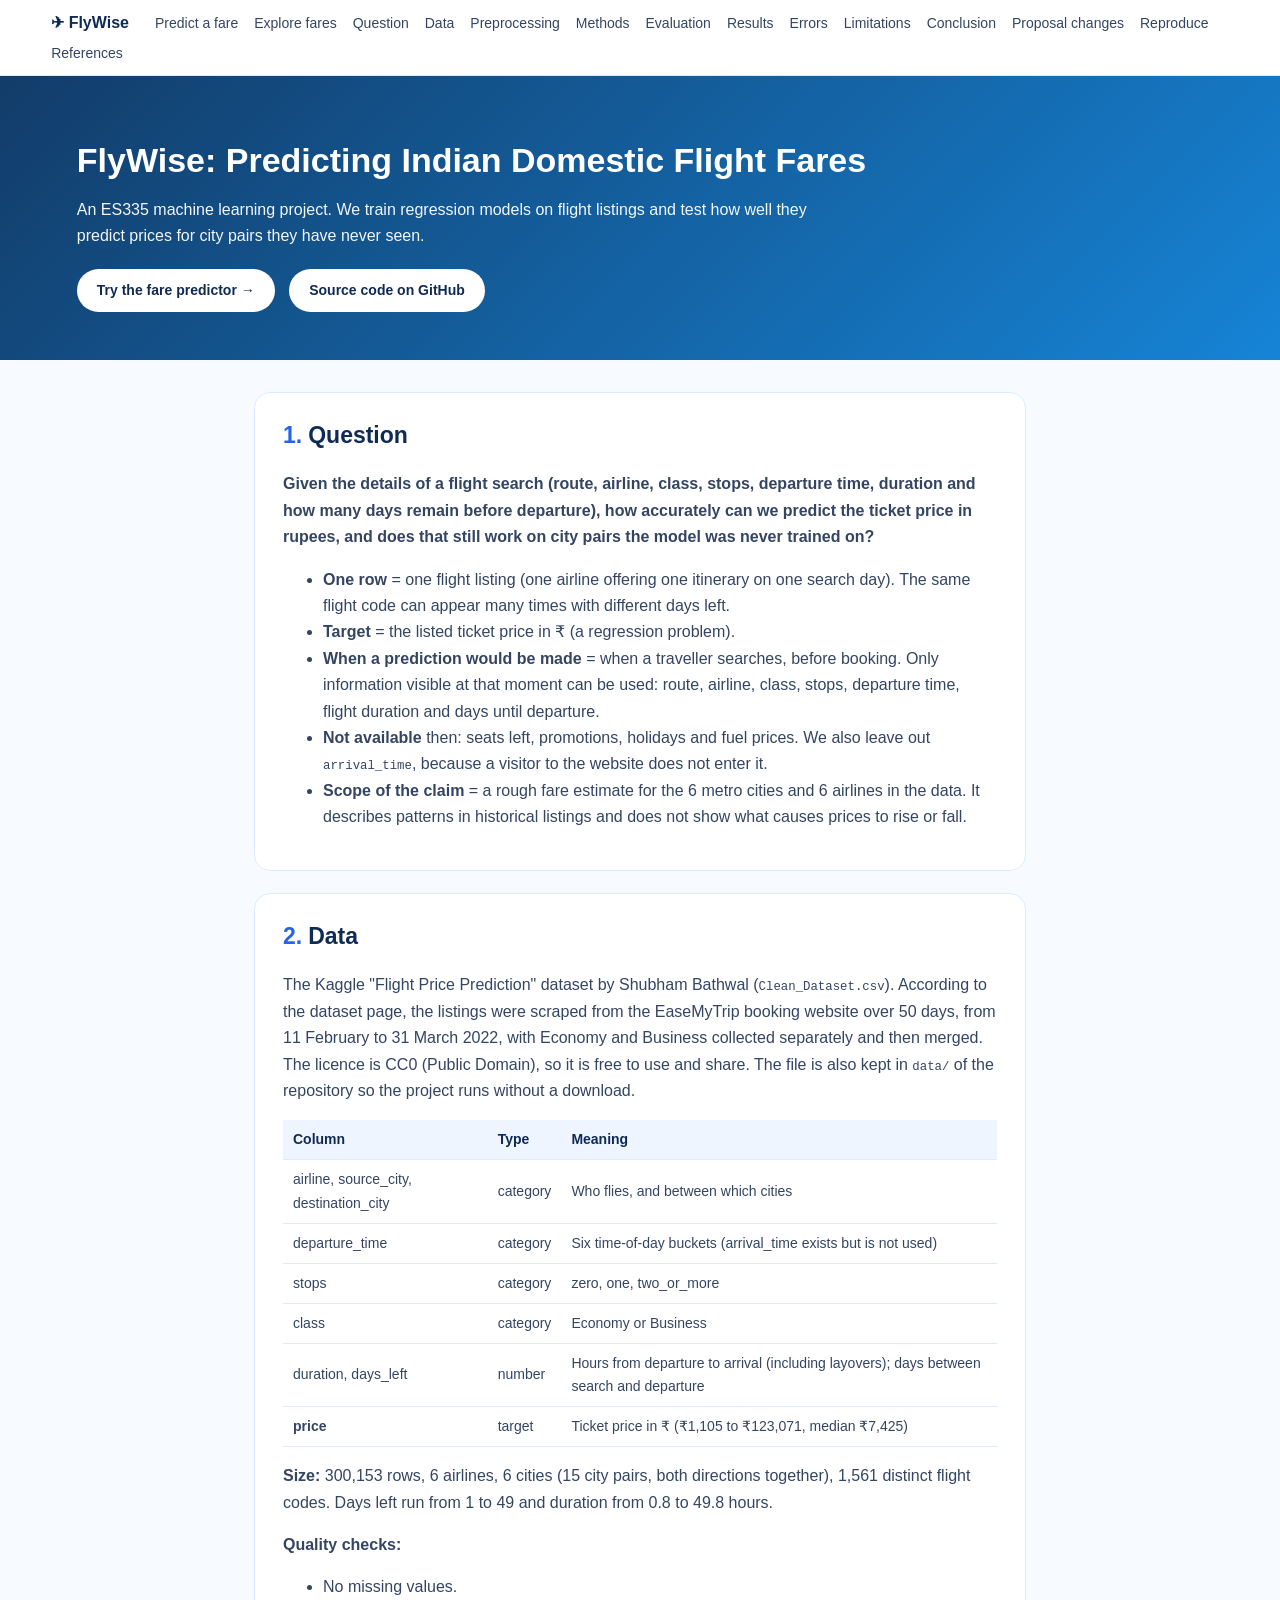
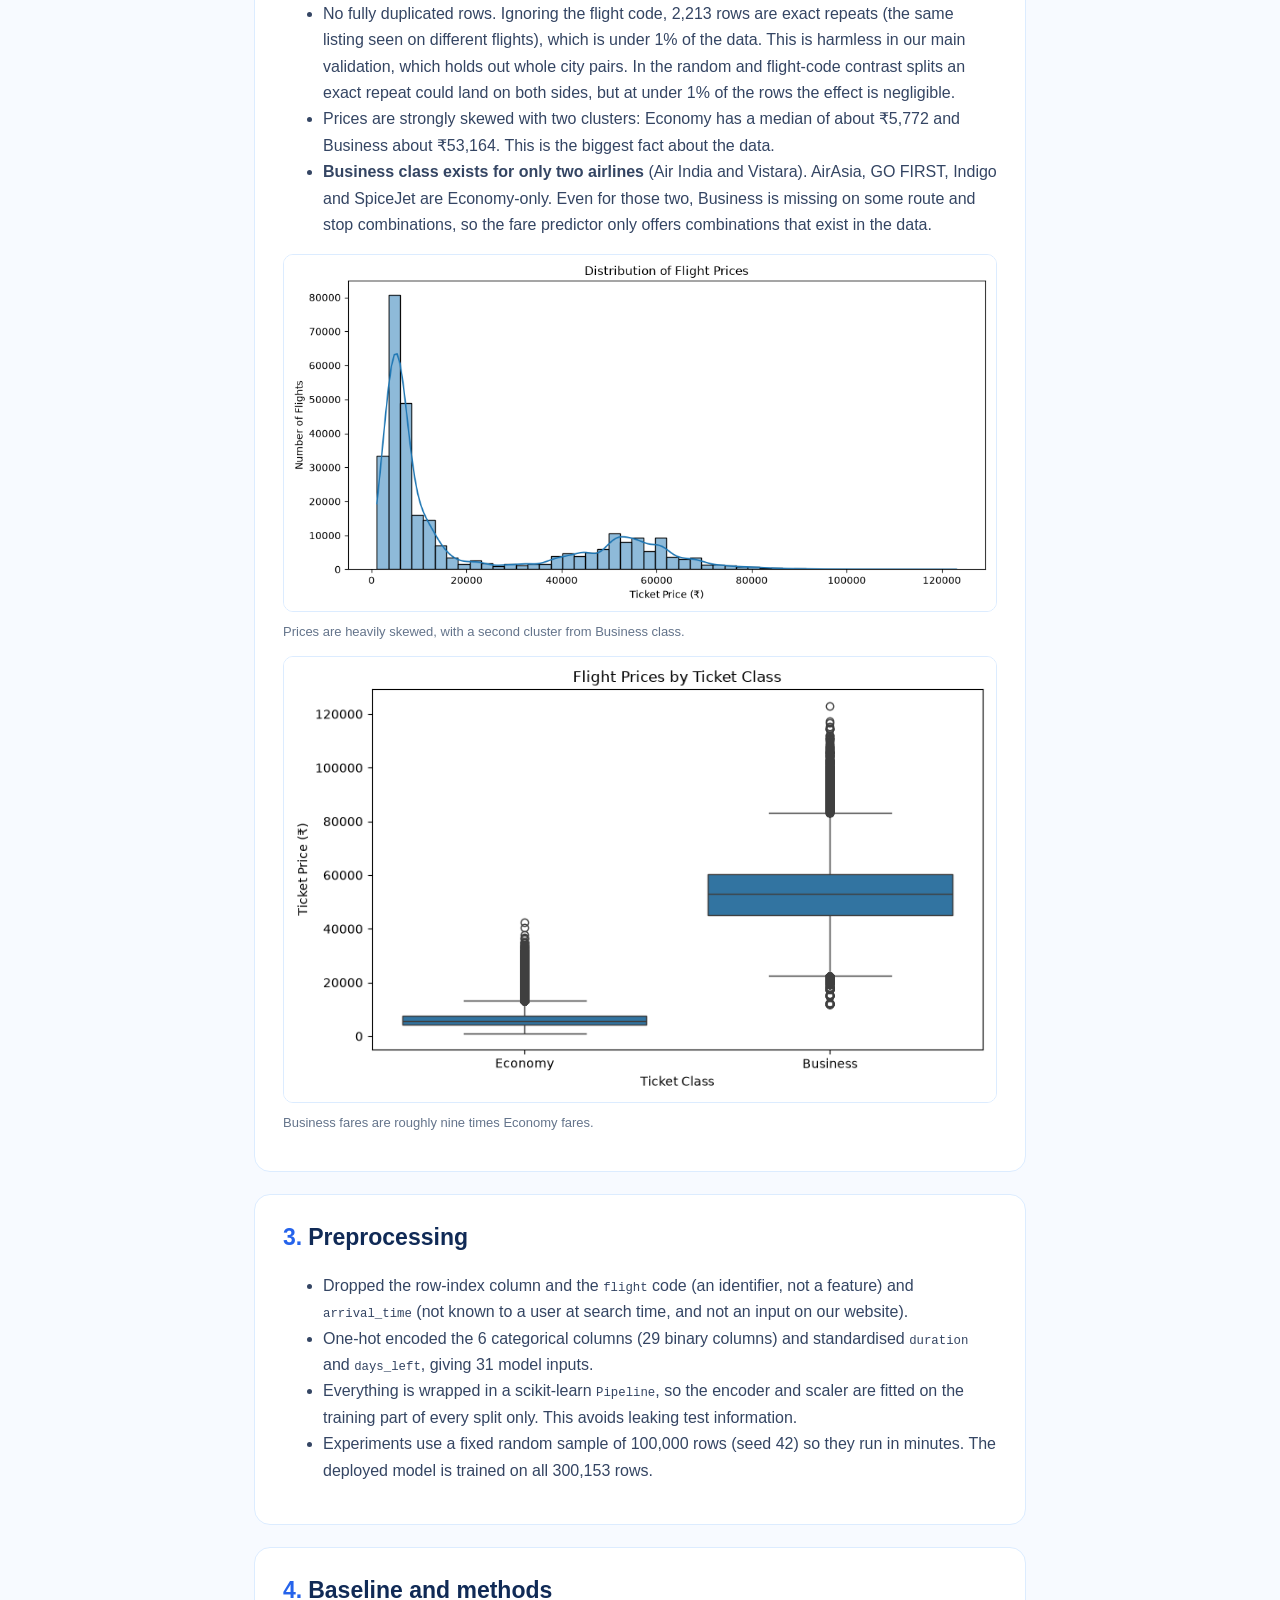
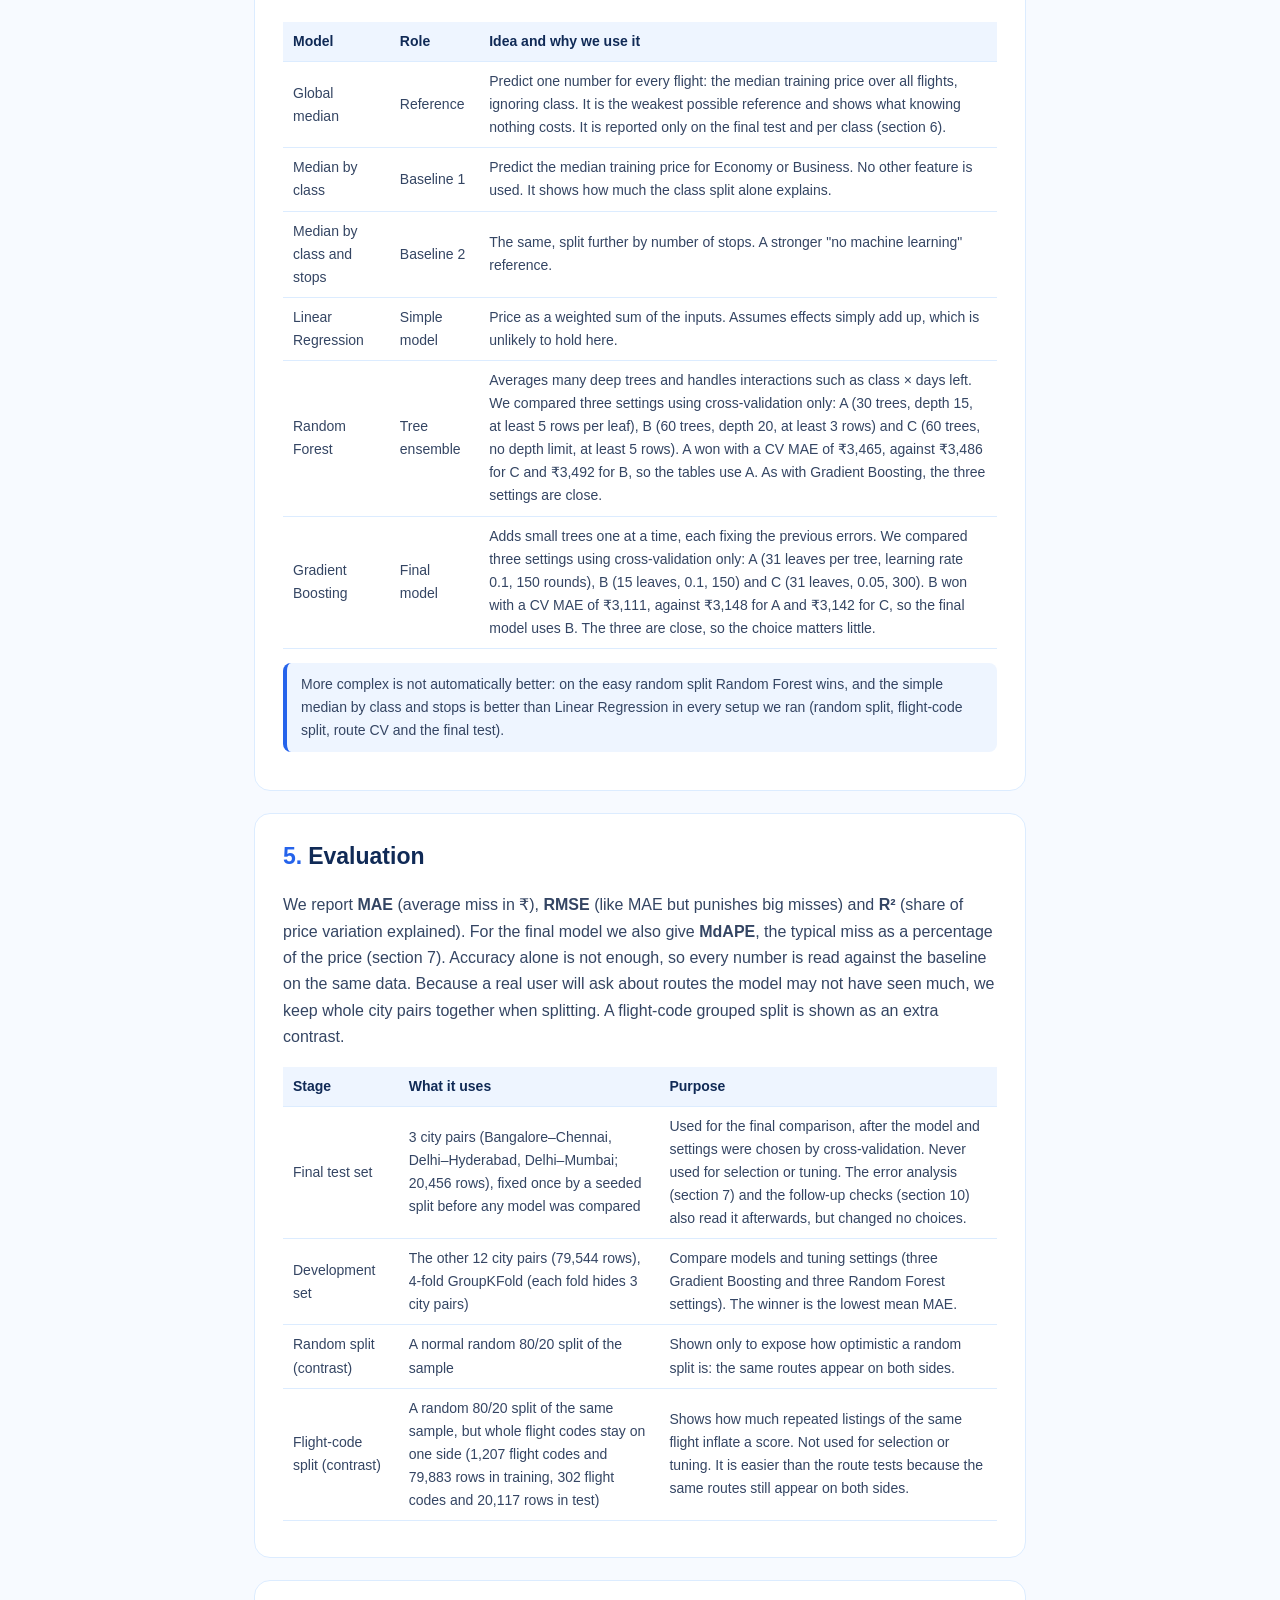
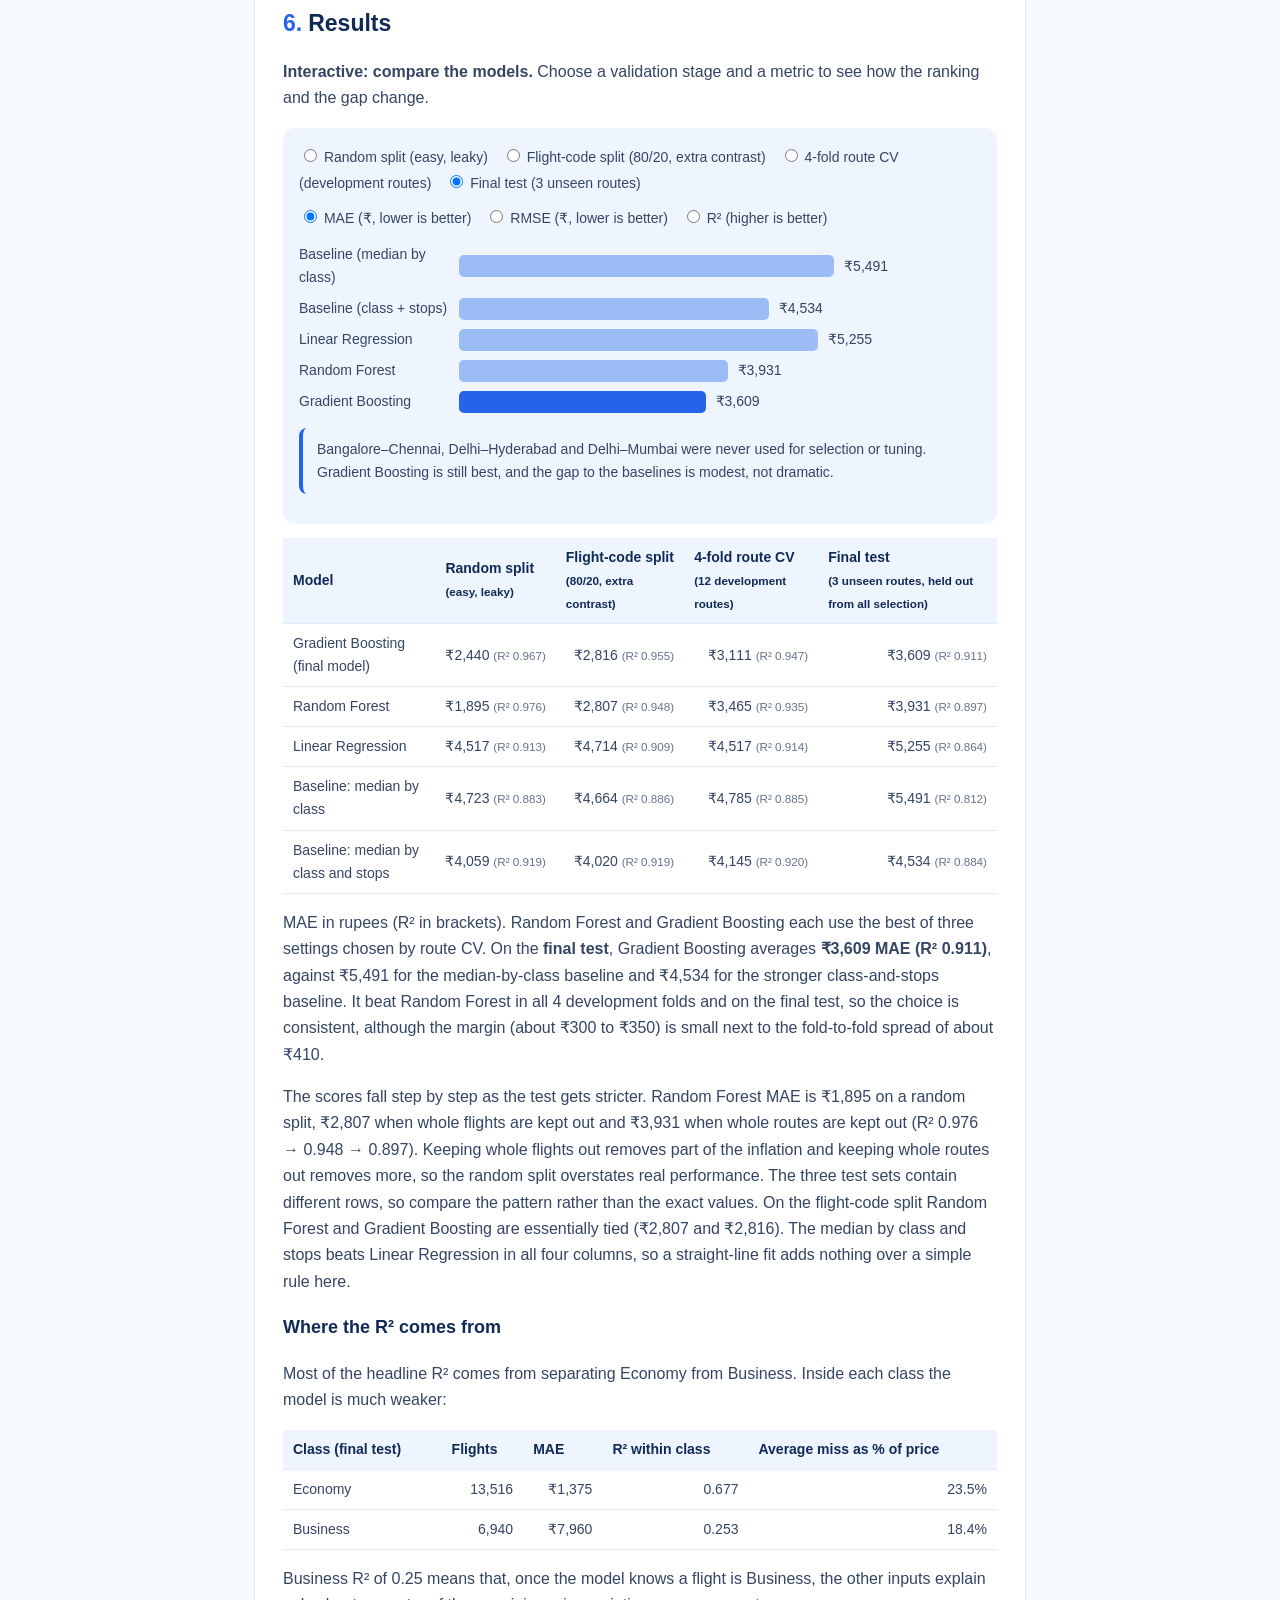
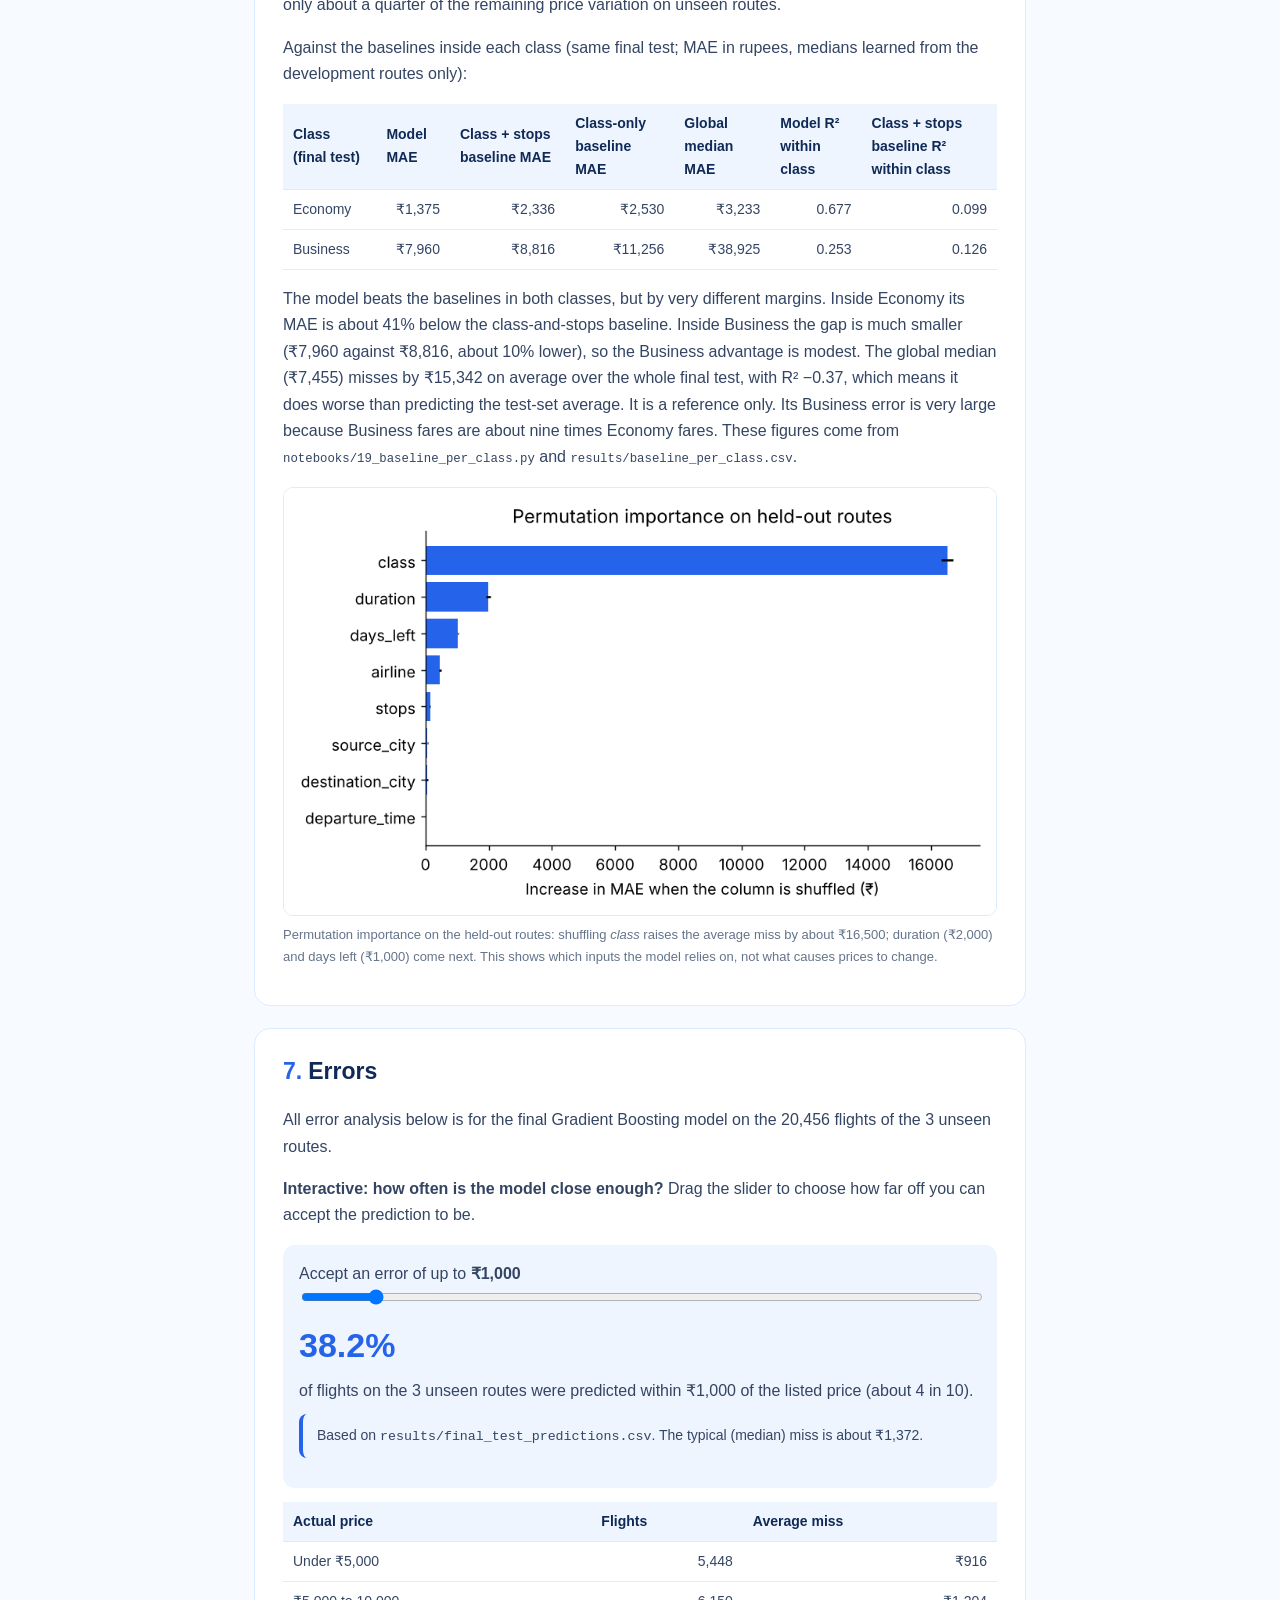
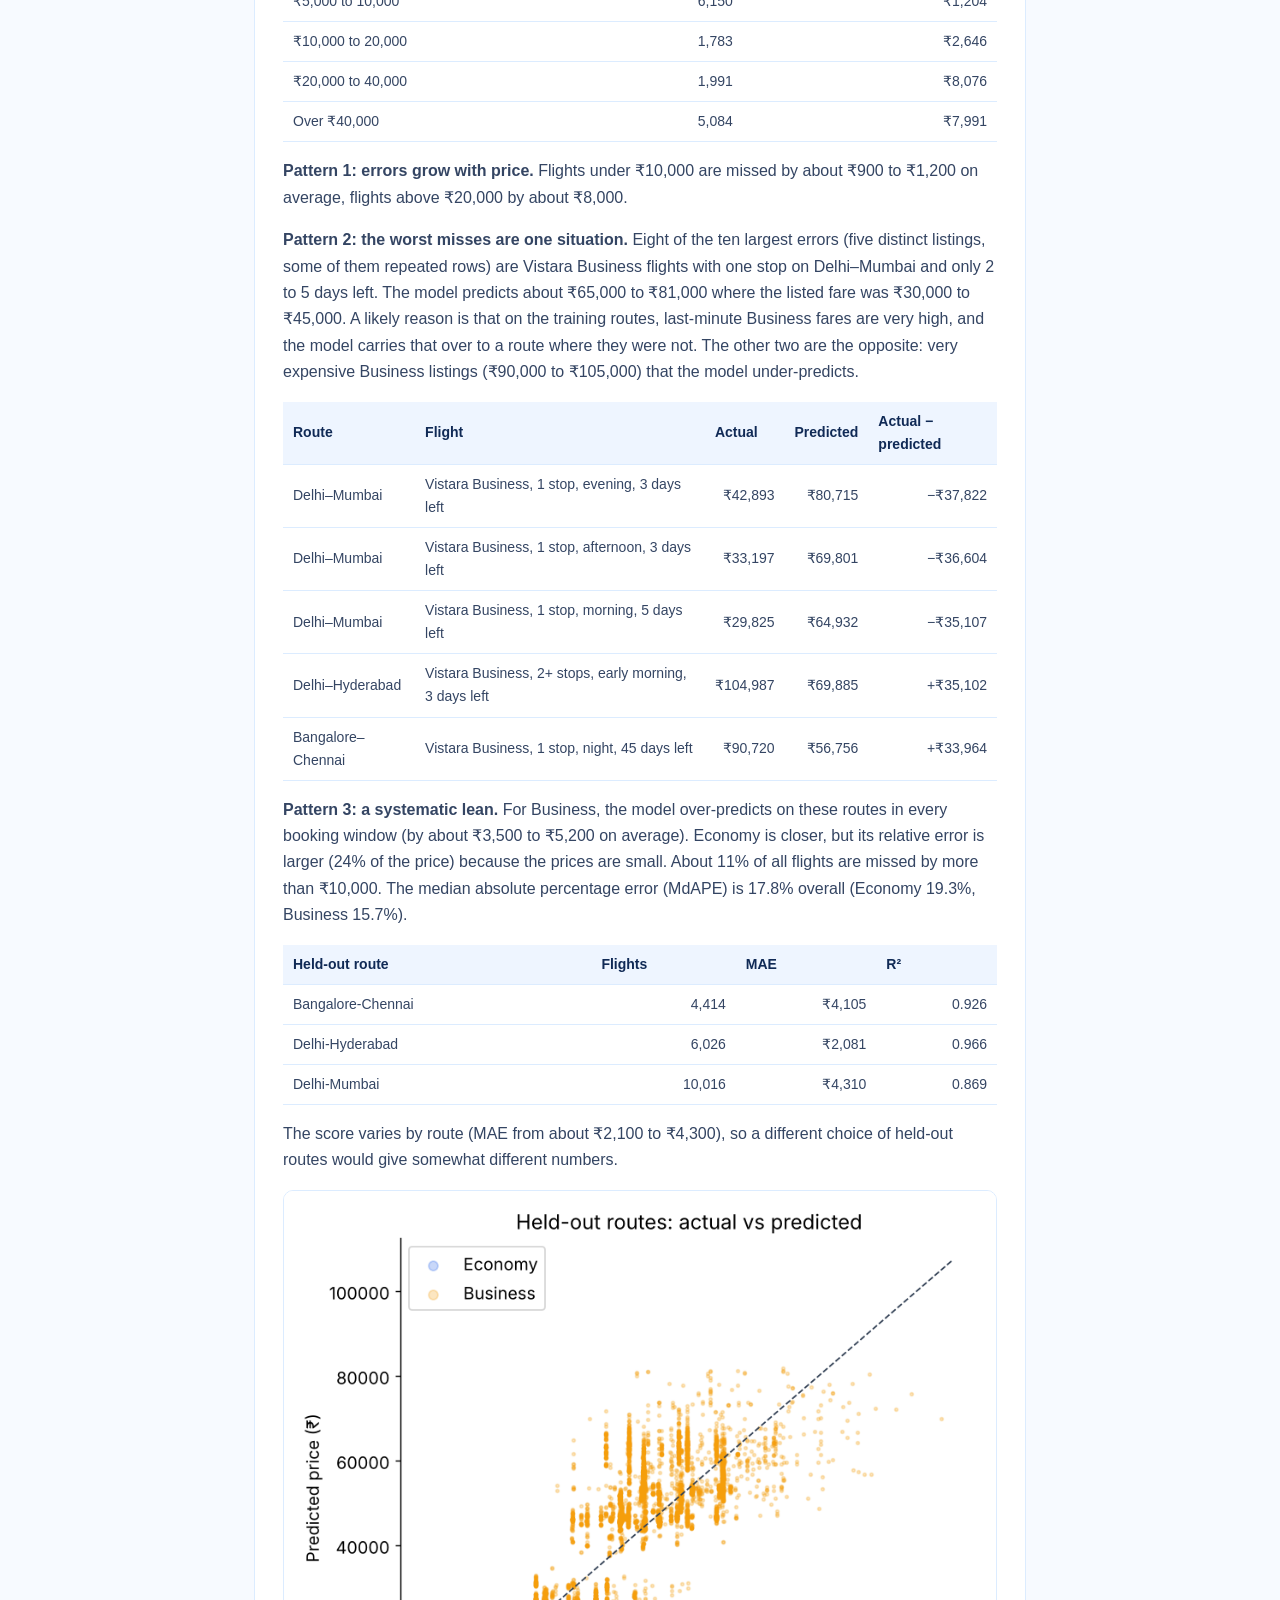
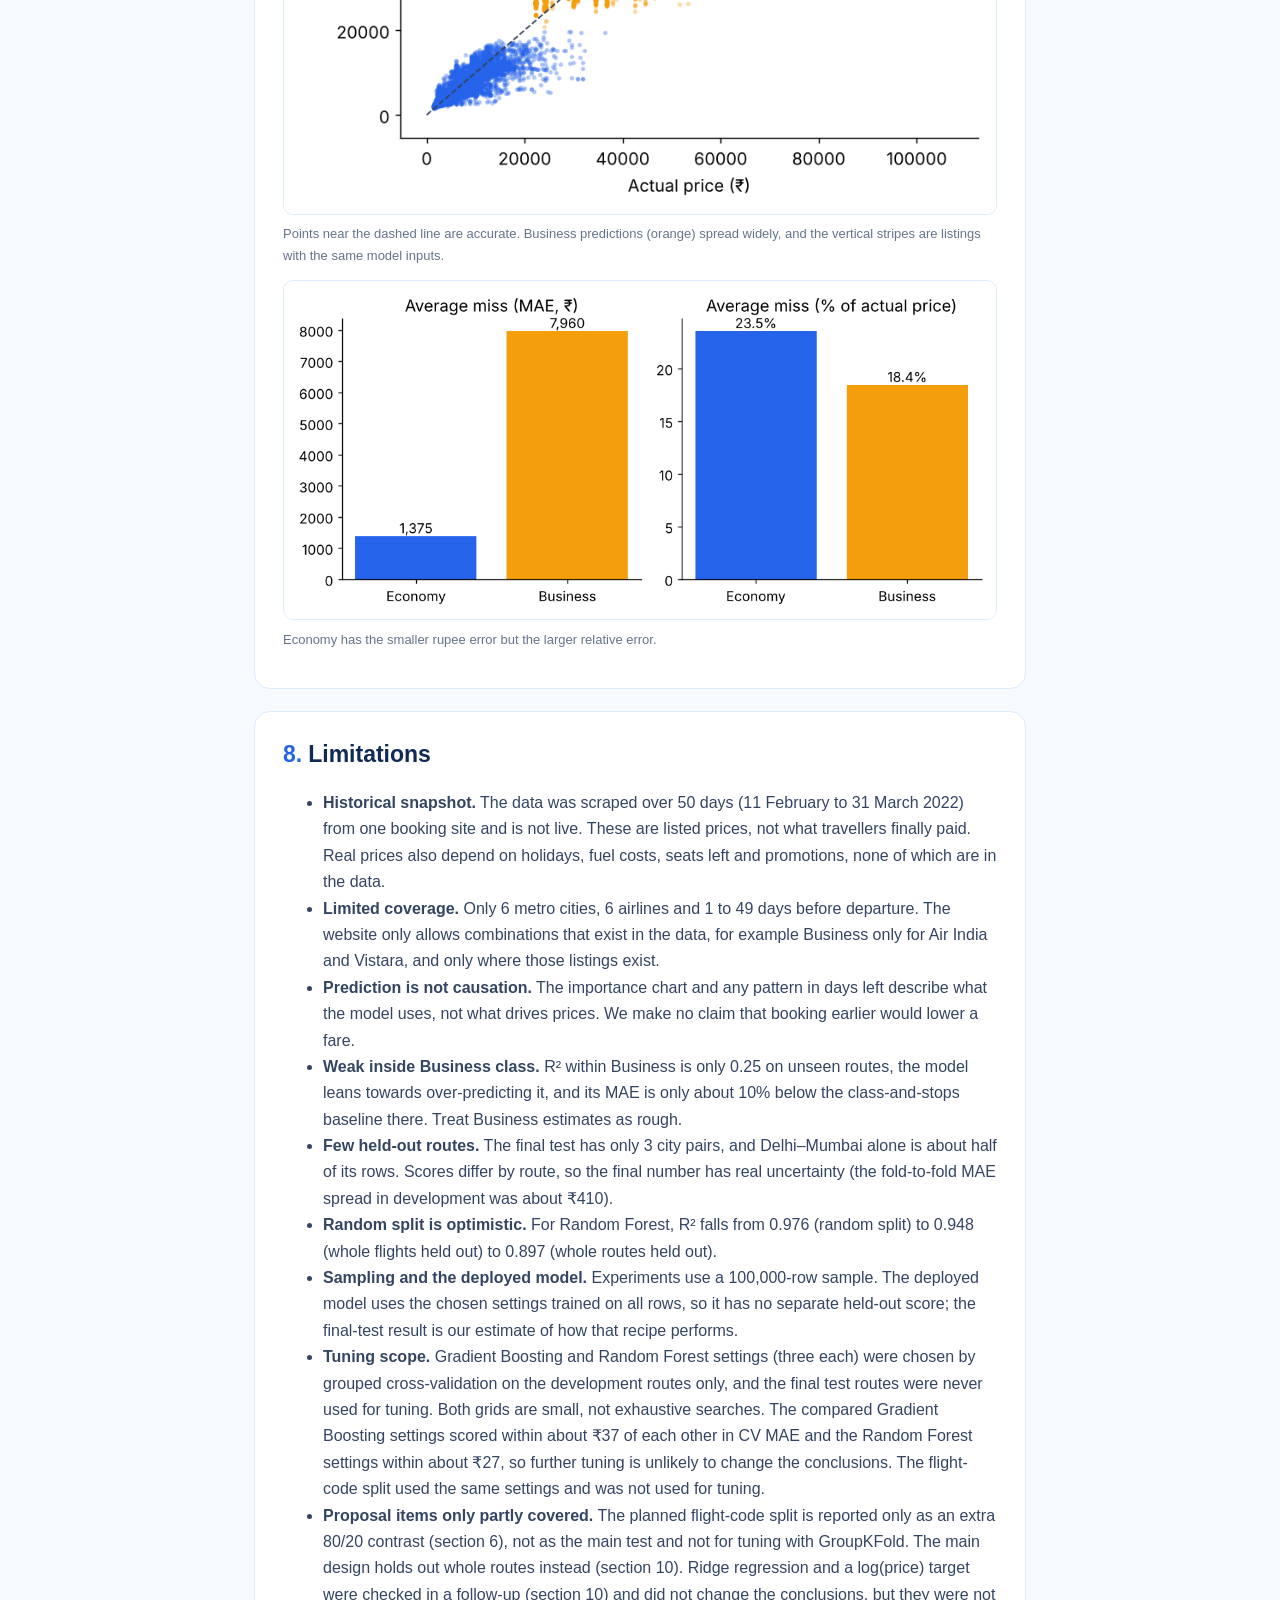
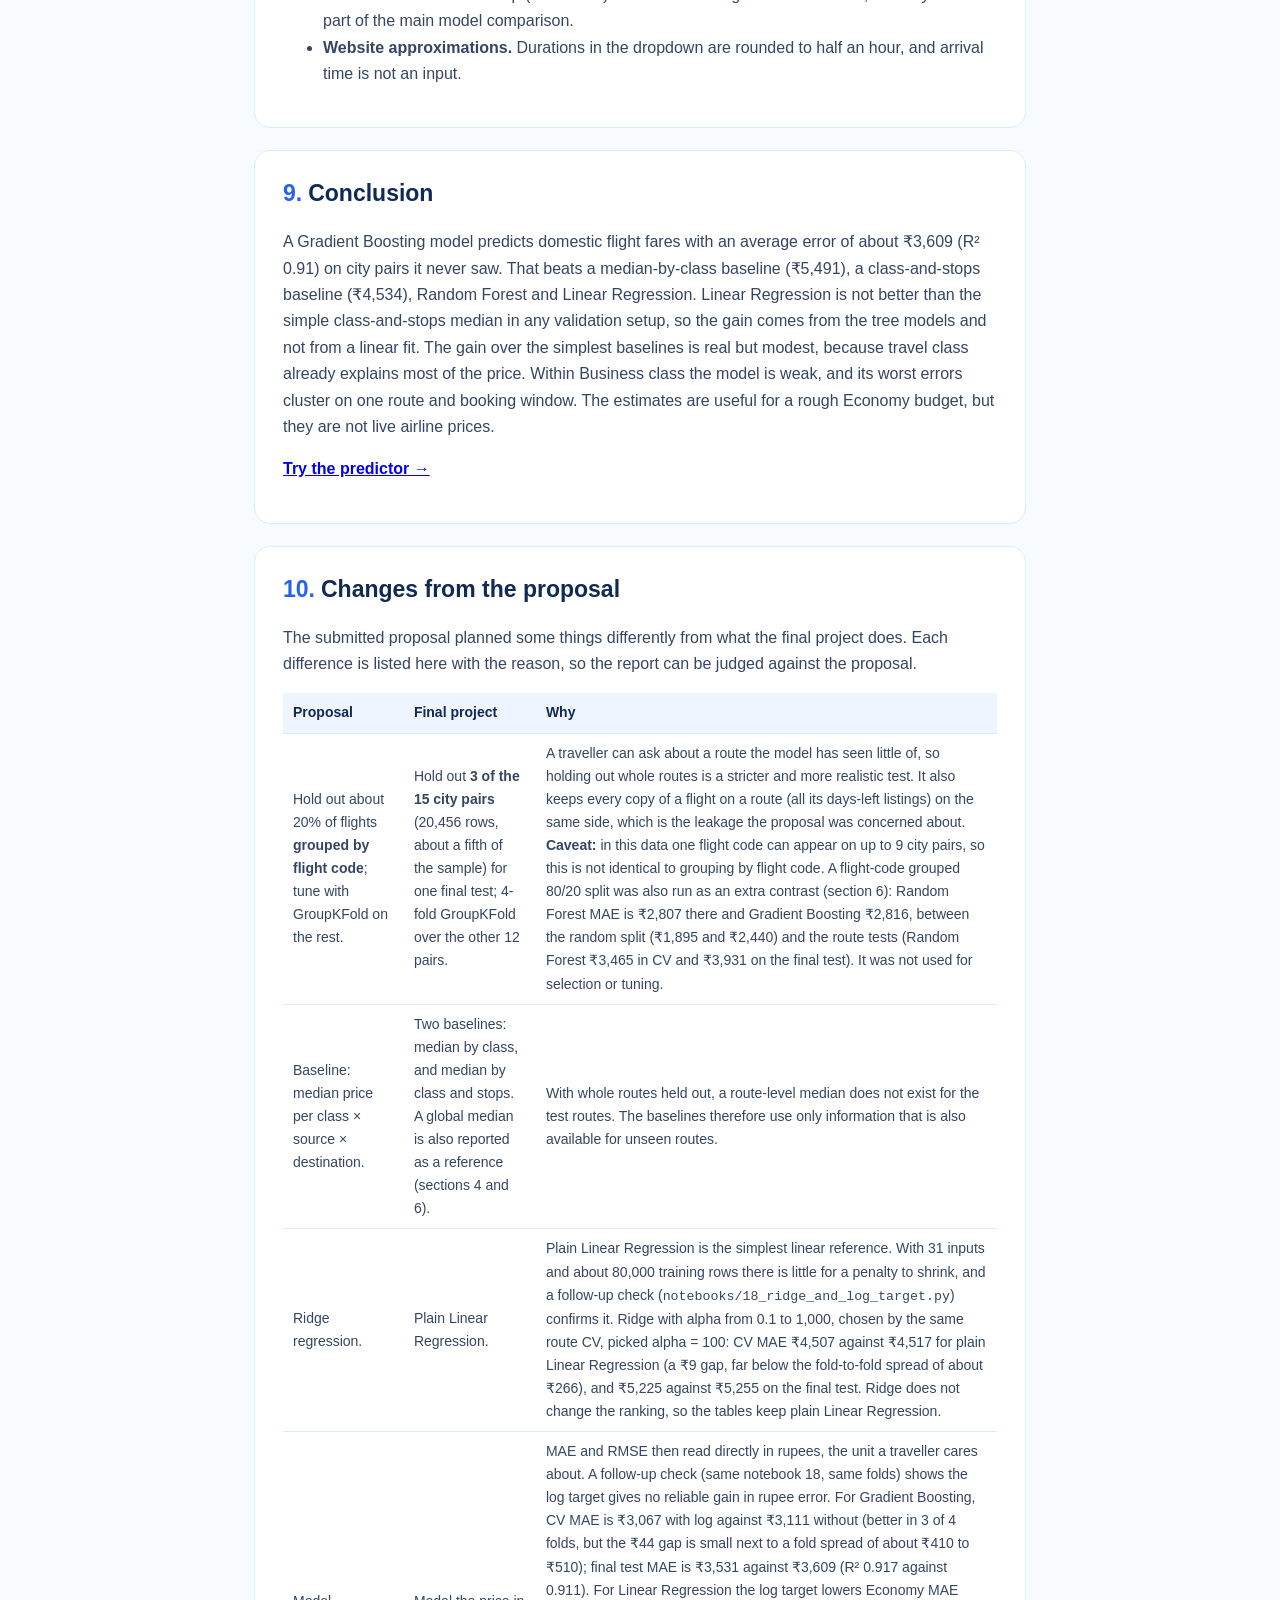
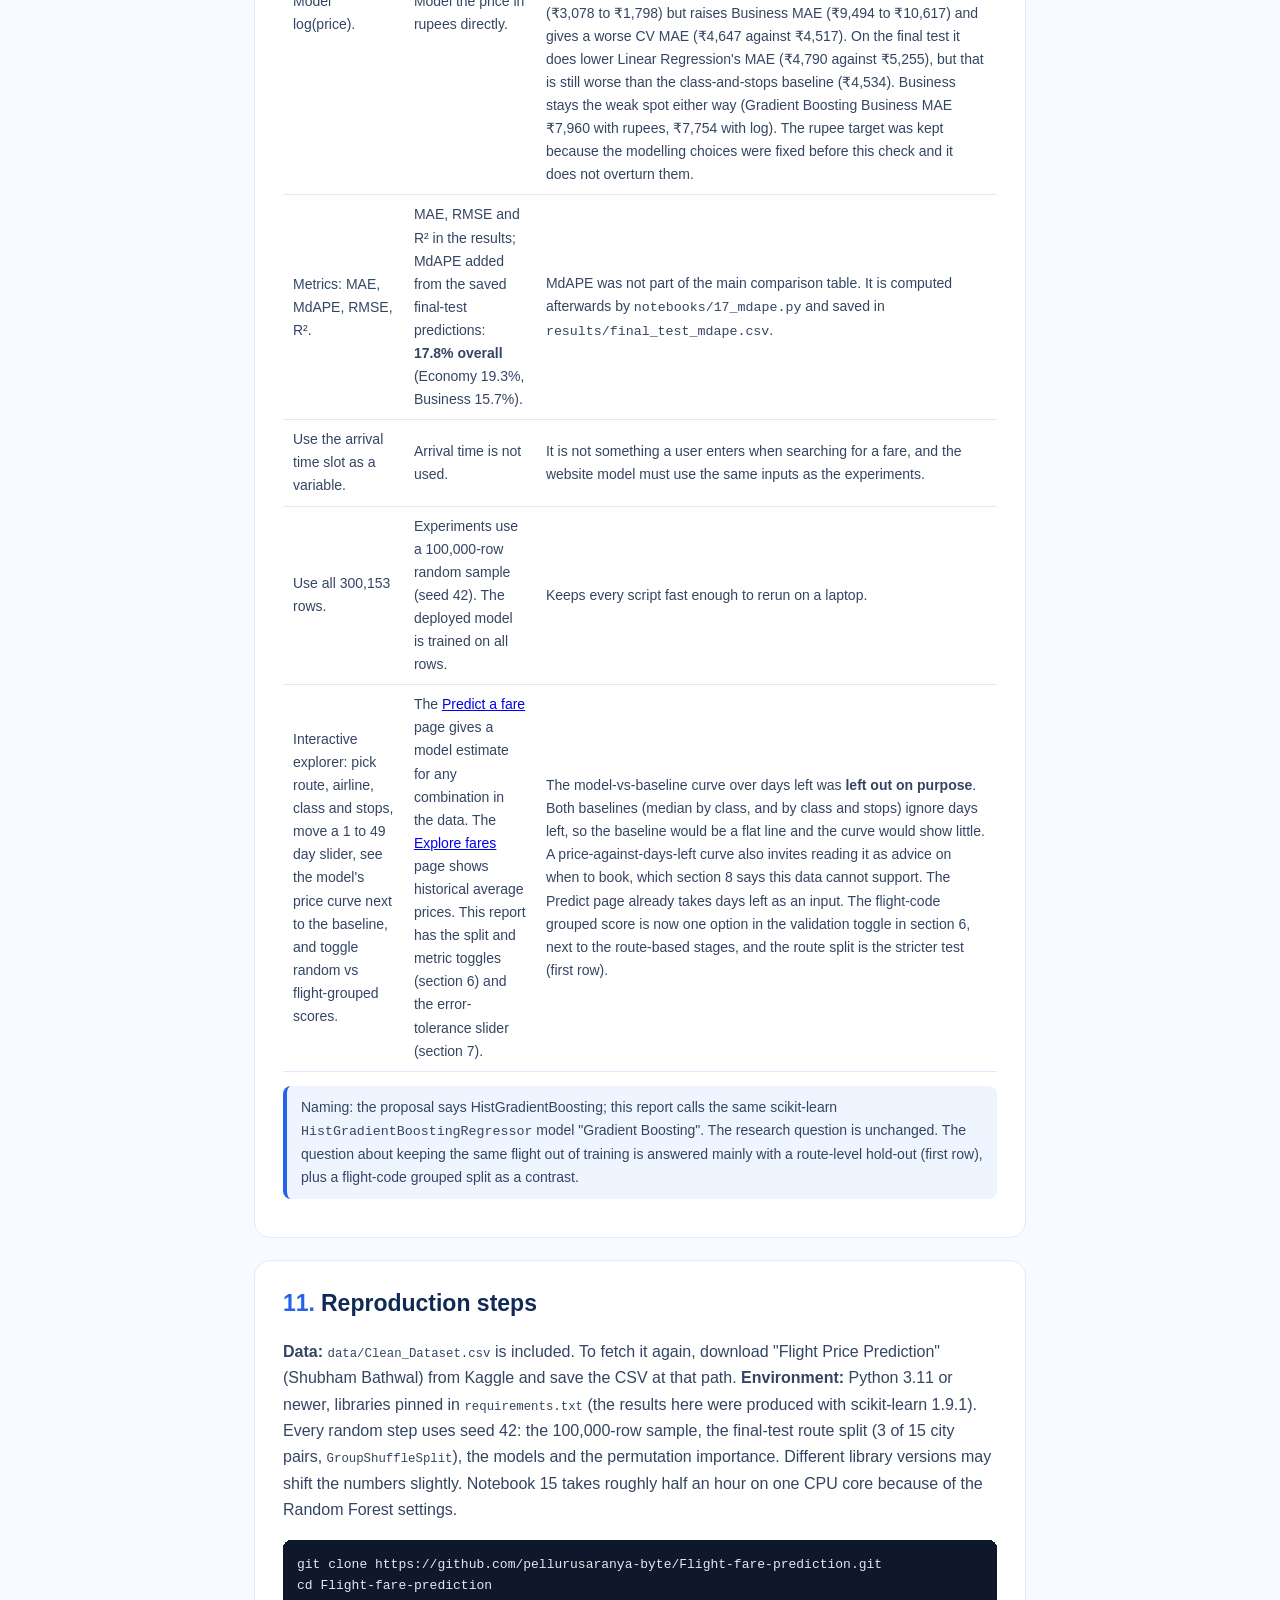
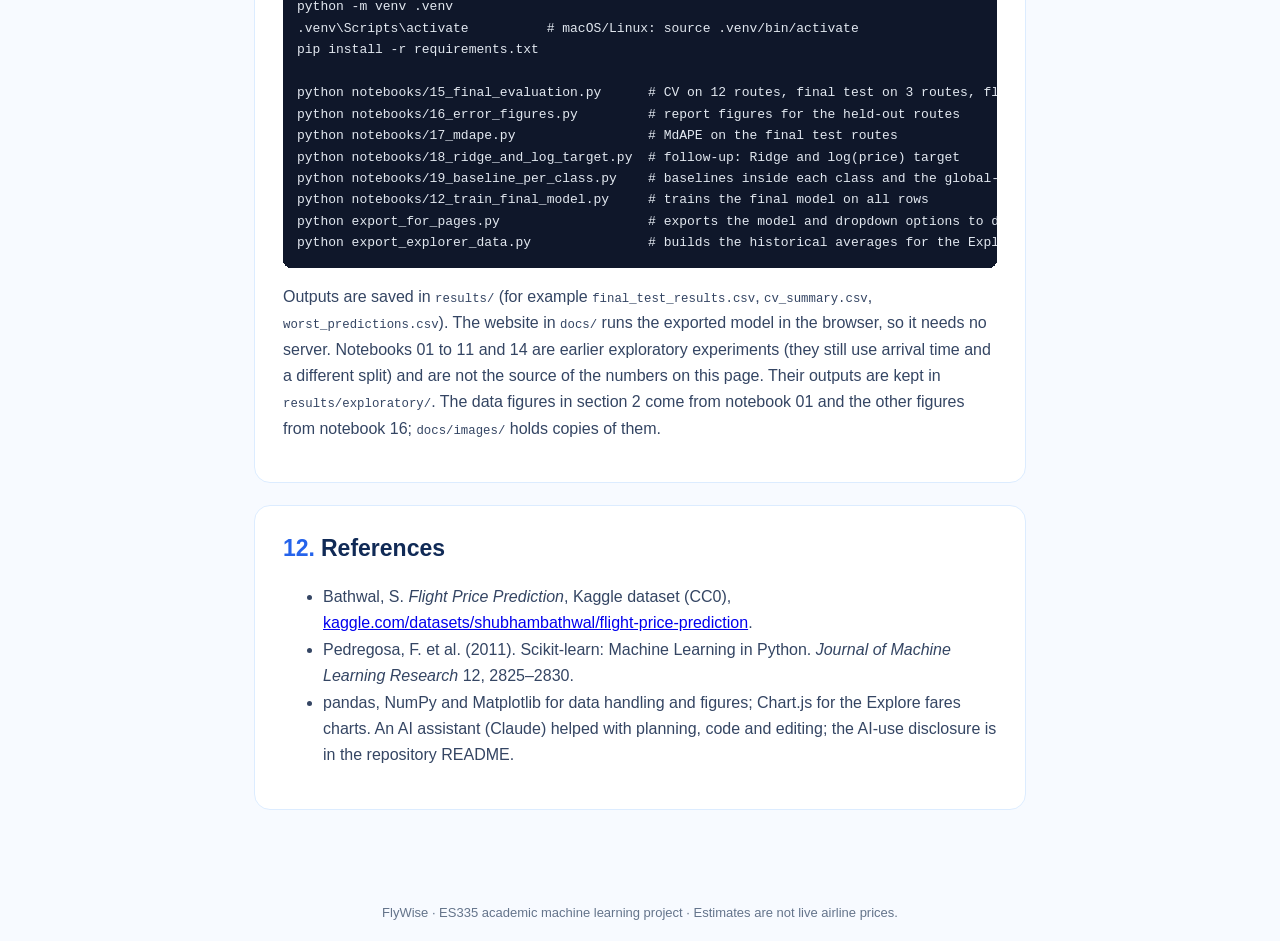
<file: docs/index.html>
<!DOCTYPE html>
<html lang="en">
<head>
<meta charset="UTF-8">
<meta name="viewport" content="width=device-width, initial-scale=1.0">
<title>FlyWise | Project Report</title>
<style>
:root{--ink:#102a56;--text:#344563;--muted:#64748b;--blue:#2563eb;--soft:#eef5ff;--line:#dcecff}
*{box-sizing:border-box}
html{scroll-behavior:smooth;scroll-padding-top:70px}
body{margin:0;font-family:Arial,Helvetica,sans-serif;color:var(--text);line-height:1.65;background:#f7faff}
nav{position:sticky;top:0;z-index:5;background:#fff;border-bottom:1px solid var(--line);padding:10px 4%;display:flex;flex-wrap:wrap;gap:6px 16px;align-items:center}
nav b{color:var(--ink);margin-right:10px}
nav a{color:var(--text);text-decoration:none;font-size:14px}
nav a:hover{color:var(--blue)}
header{background:linear-gradient(135deg,#123c69,#1684d6);color:#fff;padding:56px 6% 48px}
header h1{margin:0 0 8px;font-size:34px}
header p{margin:6px 0;max-width:780px;opacity:.95}
.btn{display:inline-block;margin:14px 10px 0 0;padding:10px 20px;border-radius:30px;background:#fff;color:var(--ink);text-decoration:none;font-weight:bold;font-size:14px}
main{max-width:900px;margin:auto;padding:10px 5% 50px}
section{background:#fff;border:1px solid var(--line);border-radius:16px;padding:24px 28px;margin:22px 0}
h2{color:var(--ink);margin:0 0 10px;font-size:23px}
h2 span{color:var(--blue);margin-right:6px}
table{border-collapse:collapse;width:100%;font-size:14px;margin:12px 0}
th,td{padding:8px 10px;border-bottom:1px solid var(--line);text-align:left}
th{background:var(--soft);color:var(--ink)}
pre{background:#0f172a;color:#e2e8f0;border-radius:8px;font-size:13px;padding:14px;overflow-x:auto}
code{background:none;color:inherit;padding:0;font-size:.95em}
img{max-width:100%;border:1px solid var(--line);border-radius:10px}
figure{margin:14px 0}
figcaption{font-size:13px;color:var(--muted)}
.note{background:var(--soft);border-left:4px solid var(--blue);padding:10px 14px;border-radius:8px;font-size:14px}
.demo{background:var(--soft);border-radius:12px;padding:16px;margin:14px 0}
.demo label{margin-right:14px;font-size:14px;cursor:pointer}
.row{display:flex;align-items:center;gap:10px;margin:8px 0;font-size:14px}
.row .nm{width:150px;flex:none}
.bar{height:22px;background:#9bbcf5;border-radius:5px;min-width:3px;transition:width .35s}
.row.best .bar{background:var(--blue)}
.big{font-size:34px;color:var(--blue);font-weight:bold;margin:4px 0}
input[type=range]{width:100%}
footer{text-align:center;color:var(--muted);font-size:13px;padding:20px}
.num{text-align:right;white-space:nowrap}
.warn{background:#fff7ed;border-left:4px solid #f59e0b;padding:10px 14px;border-radius:8px;font-size:14px}
td small{color:var(--muted)}
</style>
</head>
<body>
<nav>
<b>✈ FlyWise</b>
<a href="predict.html">Predict a fare</a><a href="explore.html">Explore fares</a>
<a href="#question">Question</a><a href="#data">Data</a><a href="#preprocessing">Preprocessing</a><a href="#methods">Methods</a><a href="#evaluation">Evaluation</a><a href="#results">Results</a><a href="#errors">Errors</a><a href="#limitations">Limitations</a><a href="#conclusion">Conclusion</a><a href="#changes">Proposal changes</a><a href="#reproduce">Reproduce</a><a href="#references">References</a>
</nav>

<header>
<h1>FlyWise: Predicting Indian Domestic Flight Fares</h1>
<p>An ES335 machine learning project. We train regression models on flight listings and test how well they predict prices for city pairs they have never seen.</p>
<a class="btn" href="predict.html">Try the fare predictor →</a>
<a class="btn" href="https://github.com/pellurusaranya-byte/Flight-fare-prediction">Source code on GitHub</a>
</header>

<main>

<section id="question">
<h2><span>1.</span>Question</h2>
<p><b>Given the details of a flight search (route, airline, class, stops, departure time, duration and how many days remain before departure), how accurately can we predict the ticket price in rupees, and does that still work on city pairs the model was never trained on?</b></p>
<ul>
<li><b>One row</b> = one flight listing (one airline offering one itinerary on one search day). The same flight code can appear many times with different days left.</li>
<li><b>Target</b> = the listed ticket price in ₹ (a regression problem).</li>
<li><b>When a prediction would be made</b> = when a traveller searches, before booking. Only information visible at that moment can be used: route, airline, class, stops, departure time, flight duration and days until departure.</li>
<li><b>Not available</b> then: seats left, promotions, holidays and fuel prices. We also leave out <code>arrival_time</code>, because a visitor to the website does not enter it.</li>
<li><b>Scope of the claim</b> = a rough fare estimate for the 6 metro cities and 6 airlines in the data. It describes patterns in historical listings and does not show what causes prices to rise or fall.</li>
</ul>
</section>

<section id="data">
<h2><span>2.</span>Data</h2>
<p>The Kaggle "Flight Price Prediction" dataset by Shubham Bathwal (<code>Clean_Dataset.csv</code>). According to the dataset page, the listings were scraped from the EaseMyTrip booking website over 50 days, from 11 February to 31 March 2022, with Economy and Business collected separately and then merged. The licence is CC0 (Public Domain), so it is free to use and share. The file is also kept in <code>data/</code> of the repository so the project runs without a download.</p>
<table>
<tr><th>Column</th><th>Type</th><th>Meaning</th></tr>
<tr><td>airline, source_city, destination_city</td><td>category</td><td>Who flies, and between which cities</td></tr>
<tr><td>departure_time</td><td>category</td><td>Six time-of-day buckets (arrival_time exists but is not used)</td></tr>
<tr><td>stops</td><td>category</td><td>zero, one, two_or_more</td></tr>
<tr><td>class</td><td>category</td><td>Economy or Business</td></tr>
<tr><td>duration, days_left</td><td>number</td><td>Hours from departure to arrival (including layovers); days between search and departure</td></tr>
<tr><td><b>price</b></td><td>target</td><td>Ticket price in ₹ (₹1,105 to ₹123,071, median ₹7,425)</td></tr>
</table>
<p><b>Size:</b> 300,153 rows, 6 airlines, 6 cities (15 city pairs, both directions together), 1,561 distinct flight codes. Days left run from 1 to 49 and duration from 0.8 to 49.8 hours.</p>
<p><b>Quality checks:</b></p>
<ul>
<li>No missing values.</li>
<li>No fully duplicated rows. Ignoring the flight code, 2,213 rows are exact repeats (the same listing seen on different flights), which is under 1% of the data. This is harmless in our main validation, which holds out whole city pairs. In the random and flight-code contrast splits an exact repeat could land on both sides, but at under 1% of the rows the effect is negligible.</li>
<li>Prices are strongly skewed with two clusters: Economy has a median of about ₹5,772 and Business about ₹53,164. This is the biggest fact about the data.</li>
<li><b>Business class exists for only two airlines</b> (Air India and Vistara). AirAsia, GO FIRST, Indigo and SpiceJet are Economy-only. Even for those two, Business is missing on some route and stop combinations, so the fare predictor only offers combinations that exist in the data.</li>
</ul>
<figure><img src="images/price_distribution.png" alt="Distribution of flight prices"><figcaption>Prices are heavily skewed, with a second cluster from Business class.</figcaption></figure>
<figure><img src="images/class_prices.png" alt="Price by travel class"><figcaption>Business fares are roughly nine times Economy fares.</figcaption></figure>
</section>

<section id="preprocessing">
<h2><span>3.</span>Preprocessing</h2>
<ul>
<li>Dropped the row-index column and the <code>flight</code> code (an identifier, not a feature) and <code>arrival_time</code> (not known to a user at search time, and not an input on our website).</li>
<li>One-hot encoded the 6 categorical columns (29 binary columns) and standardised <code>duration</code> and <code>days_left</code>, giving 31 model inputs.</li>
<li>Everything is wrapped in a scikit-learn <code>Pipeline</code>, so the encoder and scaler are fitted on the training part of every split only. This avoids leaking test information.</li>
<li>Experiments use a fixed random sample of 100,000 rows (seed 42) so they run in minutes. The deployed model is trained on all 300,153 rows.</li>
</ul>
</section>

<section id="methods">
<h2><span>4.</span>Baseline and methods</h2>
<table>
<tr><th>Model</th><th>Role</th><th>Idea and why we use it</th></tr>
<tr><td>Global median</td><td>Reference</td><td>Predict one number for every flight: the median training price over all flights, ignoring class. It is the weakest possible reference and shows what knowing nothing costs. It is reported only on the final test and per class (section 6).</td></tr>
<tr><td>Median by class</td><td>Baseline 1</td><td>Predict the median training price for Economy or Business. No other feature is used. It shows how much the class split alone explains.</td></tr>
<tr><td>Median by class and stops</td><td>Baseline 2</td><td>The same, split further by number of stops. A stronger "no machine learning" reference.</td></tr>
<tr><td>Linear Regression</td><td>Simple model</td><td>Price as a weighted sum of the inputs. Assumes effects simply add up, which is unlikely to hold here.</td></tr>
<tr><td>Random Forest</td><td>Tree ensemble</td><td>Averages many deep trees and handles interactions such as class × days left. We compared three settings using cross-validation only: A (30 trees, depth 15, at least 5 rows per leaf), B (60 trees, depth 20, at least 3 rows) and C (60 trees, no depth limit, at least 5 rows). A won with a CV MAE of ₹3,465, against ₹3,486 for C and ₹3,492 for B, so the tables use A. As with Gradient Boosting, the three settings are close.</td></tr>
<tr><td>Gradient Boosting</td><td>Final model</td><td>Adds small trees one at a time, each fixing the previous errors. We compared three settings using cross-validation only: A (31 leaves per tree, learning rate 0.1, 150 rounds), B (15 leaves, 0.1, 150) and C (31 leaves, 0.05, 300). B won with a CV MAE of ₹3,111, against ₹3,148 for A and ₹3,142 for C, so the final model uses B. The three are close, so the choice matters little.</td></tr>
</table>
<p class="note">More complex is not automatically better: on the easy random split Random Forest wins, and the simple median by class and stops is better than Linear Regression in every setup we ran (random split, flight-code split, route CV and the final test).</p>
</section>

<section id="evaluation">
<h2><span>5.</span>Evaluation</h2>
<p>We report <b>MAE</b> (average miss in ₹), <b>RMSE</b> (like MAE but punishes big misses) and <b>R²</b> (share of price variation explained). For the final model we also give <b>MdAPE</b>, the typical miss as a percentage of the price (section 7). Accuracy alone is not enough, so every number is read against the baseline on the same data. Because a real user will ask about routes the model may not have seen much, we keep whole city pairs together when splitting. A flight-code grouped split is shown as an extra contrast.</p>
<table>
<tr><th>Stage</th><th>What it uses</th><th>Purpose</th></tr>
<tr><td>Final test set</td><td>3 city pairs (Bangalore–Chennai, Delhi–Hyderabad, Delhi–Mumbai; 20,456 rows), fixed once by a seeded split before any model was compared</td><td>Used for the final comparison, after the model and settings were chosen by cross-validation. Never used for selection or tuning. The error analysis (section 7) and the follow-up checks (section 10) also read it afterwards, but changed no choices.</td></tr>
<tr><td>Development set</td><td>The other 12 city pairs (79,544 rows), 4-fold GroupKFold (each fold hides 3 city pairs)</td><td>Compare models and tuning settings (three Gradient Boosting and three Random Forest settings). The winner is the lowest mean MAE.</td></tr>
<tr><td>Random split (contrast)</td><td>A normal random 80/20 split of the sample</td><td>Shown only to expose how optimistic a random split is: the same routes appear on both sides.</td></tr>
<tr><td>Flight-code split (contrast)</td><td>A random 80/20 split of the same sample, but whole flight codes stay on one side (1,207 flight codes and 79,883 rows in training, 302 flight codes and 20,117 rows in test)</td><td>Shows how much repeated listings of the same flight inflate a score. Not used for selection or tuning. It is easier than the route tests because the same routes still appear on both sides.</td></tr>
</table>
</section>

<section id="results">
<h2><span>6.</span>Results</h2>
<p><b>Interactive: compare the models.</b> Choose a validation stage and a metric to see how the ranking and the gap change.</p>
<div class="demo">
<div id="setup-opts"></div>
<div style="margin:8px 0 12px" id="metric-opts"></div>
<div id="bars"></div>
<p class="note" id="caption"></p>
</div>
<table>
<tr><th>Model</th><th>Random split<br><small>(easy, leaky)</small></th><th>Flight-code split<br><small>(80/20, extra contrast)</small></th><th>4-fold route CV<br><small>(12 development routes)</small></th><th>Final test<br><small>(3 unseen routes, held out from all selection)</small></th></tr>
<tr><td>Gradient Boosting (final model)</td><td class='num'>₹2,440 <small>(R² 0.967)</small></td><td class='num'>₹2,816 <small>(R² 0.955)</small></td><td class='num'>₹3,111 <small>(R² 0.947)</small></td><td class='num'>₹3,609 <small>(R² 0.911)</small></td></tr>
<tr><td>Random Forest</td><td class='num'>₹1,895 <small>(R² 0.976)</small></td><td class='num'>₹2,807 <small>(R² 0.948)</small></td><td class='num'>₹3,465 <small>(R² 0.935)</small></td><td class='num'>₹3,931 <small>(R² 0.897)</small></td></tr>
<tr><td>Linear Regression</td><td class='num'>₹4,517 <small>(R² 0.913)</small></td><td class='num'>₹4,714 <small>(R² 0.909)</small></td><td class='num'>₹4,517 <small>(R² 0.914)</small></td><td class='num'>₹5,255 <small>(R² 0.864)</small></td></tr>
<tr><td>Baseline: median by class</td><td class='num'>₹4,723 <small>(R² 0.883)</small></td><td class='num'>₹4,664 <small>(R² 0.886)</small></td><td class='num'>₹4,785 <small>(R² 0.885)</small></td><td class='num'>₹5,491 <small>(R² 0.812)</small></td></tr>
<tr><td>Baseline: median by class and stops</td><td class='num'>₹4,059 <small>(R² 0.919)</small></td><td class='num'>₹4,020 <small>(R² 0.919)</small></td><td class='num'>₹4,145 <small>(R² 0.920)</small></td><td class='num'>₹4,534 <small>(R² 0.884)</small></td></tr>
</table>
<p>MAE in rupees (R² in brackets). Random Forest and Gradient Boosting each use the best of three settings chosen by route CV. On the <b>final test</b>, Gradient Boosting averages <b>₹3,609 MAE (R² 0.911)</b>, against ₹5,491 for the median-by-class baseline and ₹4,534 for the stronger class-and-stops baseline. It beat Random Forest in all 4 development folds and on the final test, so the choice is consistent, although the margin (about ₹300 to ₹350) is small next to the fold-to-fold spread of about ₹410.</p>
<p>The scores fall step by step as the test gets stricter. Random Forest MAE is ₹1,895 on a random split, ₹2,807 when whole flights are kept out and ₹3,931 when whole routes are kept out (R² 0.976 → 0.948 → 0.897). Keeping whole flights out removes part of the inflation and keeping whole routes out removes more, so the random split overstates real performance. The three test sets contain different rows, so compare the pattern rather than the exact values. On the flight-code split Random Forest and Gradient Boosting are essentially tied (₹2,807 and ₹2,816). The median by class and stops beats Linear Regression in all four columns, so a straight-line fit adds nothing over a simple rule here.</p>
<h3 style="color:var(--ink);font-size:18px">Where the R² comes from</h3>
<p>Most of the headline R² comes from separating Economy from Business. Inside each class the model is much weaker:</p>
<table>
<tr><th>Class (final test)</th><th>Flights</th><th>MAE</th><th>R² within class</th><th>Average miss as % of price</th></tr>
<tr><td>Economy</td><td class="num">13,516</td><td class="num">₹1,375</td><td class="num">0.677</td><td class="num">23.5%</td></tr>
<tr><td>Business</td><td class="num">6,940</td><td class="num">₹7,960</td><td class="num">0.253</td><td class="num">18.4%</td></tr>
</table>
<p>Business R² of 0.25 means that, once the model knows a flight is Business, the other inputs explain only about a quarter of the remaining price variation on unseen routes.</p>
<p>Against the baselines inside each class (same final test; MAE in rupees, medians learned from the development routes only):</p>
<table>
<tr><th>Class (final test)</th><th>Model MAE</th><th>Class + stops baseline MAE</th><th>Class-only baseline MAE</th><th>Global median MAE</th><th>Model R² within class</th><th>Class + stops baseline R² within class</th></tr>
<tr><td>Economy</td><td class="num">₹1,375</td><td class="num">₹2,336</td><td class="num">₹2,530</td><td class="num">₹3,233</td><td class="num">0.677</td><td class="num">0.099</td></tr>
<tr><td>Business</td><td class="num">₹7,960</td><td class="num">₹8,816</td><td class="num">₹11,256</td><td class="num">₹38,925</td><td class="num">0.253</td><td class="num">0.126</td></tr>
</table>
<p>The model beats the baselines in both classes, but by very different margins. Inside Economy its MAE is about 41% below the class-and-stops baseline. Inside Business the gap is much smaller (₹7,960 against ₹8,816, about 10% lower), so the Business advantage is modest. The global median (₹7,455) misses by ₹15,342 on average over the whole final test, with R² −0.37, which means it does worse than predicting the test-set average. It is a reference only. Its Business error is very large because Business fares are about nine times Economy fares. These figures come from <code>notebooks/19_baseline_per_class.py</code> and <code>results/baseline_per_class.csv</code>.</p>
<figure><img src="images/feature_importance.png" alt="Permutation importance on held-out routes"><figcaption>Permutation importance on the held-out routes: shuffling <i>class</i> raises the average miss by about ₹16,500; duration (₹2,000) and days left (₹1,000) come next. This shows which inputs the model relies on, not what causes prices to change.</figcaption></figure>
</section>

<section id="errors">
<h2><span>7.</span>Errors</h2>
<p>All error analysis below is for the final Gradient Boosting model on the 20,456 flights of the 3 unseen routes.</p>
<p><b>Interactive: how often is the model close enough?</b> Drag the slider to choose how far off you can accept the prediction to be.</p>
<div class="demo">
<div>Accept an error of up to <b id="tol">₹1,000</b></div>
<input type="range" id="slider" min="0" max="40" value="4">
<div class="big" id="pct"></div>
<div id="pct-text"></div>
<p class="note" style="margin-top:10px">Based on <code>results/final_test_predictions.csv</code>. The typical (median) miss is about ₹1,372.</p>
</div>
<table>
<tr><th>Actual price</th><th>Flights</th><th>Average miss</th></tr>
<tr><td>Under ₹5,000</td><td class='num'>5,448</td><td class='num'>₹916</td></tr><tr><td>₹5,000 to 10,000</td><td class='num'>6,150</td><td class='num'>₹1,204</td></tr><tr><td>₹10,000 to 20,000</td><td class='num'>1,783</td><td class='num'>₹2,646</td></tr><tr><td>₹20,000 to 40,000</td><td class='num'>1,991</td><td class='num'>₹8,076</td></tr><tr><td>Over ₹40,000</td><td class='num'>5,084</td><td class='num'>₹7,991</td></tr></table>
<p><b>Pattern 1: errors grow with price.</b> Flights under ₹10,000 are missed by about ₹900 to ₹1,200 on average, flights above ₹20,000 by about ₹8,000.</p>
<p><b>Pattern 2: the worst misses are one situation.</b> Eight of the ten largest errors (five distinct listings, some of them repeated rows) are Vistara Business flights with one stop on Delhi–Mumbai and only 2 to 5 days left. The model predicts about ₹65,000 to ₹81,000 where the listed fare was ₹30,000 to ₹45,000. A likely reason is that on the training routes, last-minute Business fares are very high, and the model carries that over to a route where they were not. The other two are the opposite: very expensive Business listings (₹90,000 to ₹105,000) that the model under-predicts.</p>
<table>
<tr><th>Route</th><th>Flight</th><th>Actual</th><th>Predicted</th><th>Actual − predicted</th></tr>
<tr><td>Delhi–Mumbai</td><td>Vistara Business, 1 stop, evening, 3 days left</td><td class='num'>₹42,893</td><td class='num'>₹80,715</td><td class='num'>−₹37,822</td></tr><tr><td>Delhi–Mumbai</td><td>Vistara Business, 1 stop, afternoon, 3 days left</td><td class='num'>₹33,197</td><td class='num'>₹69,801</td><td class='num'>−₹36,604</td></tr><tr><td>Delhi–Mumbai</td><td>Vistara Business, 1 stop, morning, 5 days left</td><td class='num'>₹29,825</td><td class='num'>₹64,932</td><td class='num'>−₹35,107</td></tr><tr><td>Delhi–Hyderabad</td><td>Vistara Business, 2+ stops, early morning, 3 days left</td><td class='num'>₹104,987</td><td class='num'>₹69,885</td><td class='num'>+₹35,102</td></tr><tr><td>Bangalore–Chennai</td><td>Vistara Business, 1 stop, night, 45 days left</td><td class='num'>₹90,720</td><td class='num'>₹56,756</td><td class='num'>+₹33,964</td></tr>
</table>
<p><b>Pattern 3: a systematic lean.</b> For Business, the model over-predicts on these routes in every booking window (by about ₹3,500 to ₹5,200 on average). Economy is closer, but its relative error is larger (24% of the price) because the prices are small. About 11% of all flights are missed by more than ₹10,000. The median absolute percentage error (MdAPE) is 17.8% overall (Economy 19.3%, Business 15.7%).</p>
<table>
<tr><th>Held-out route</th><th>Flights</th><th>MAE</th><th>R²</th></tr>
<tr><td>Bangalore-Chennai</td><td class='num'>4,414</td><td class='num'>₹4,105</td><td class='num'>0.926</td></tr><tr><td>Delhi-Hyderabad</td><td class='num'>6,026</td><td class='num'>₹2,081</td><td class='num'>0.966</td></tr><tr><td>Delhi-Mumbai</td><td class='num'>10,016</td><td class='num'>₹4,310</td><td class='num'>0.869</td></tr></table>
<p>The score varies by route (MAE from about ₹2,100 to ₹4,300), so a different choice of held-out routes would give somewhat different numbers.</p>
<figure><img src="images/actual_vs_predicted.png" alt="Actual vs predicted prices on held-out routes"><figcaption>Points near the dashed line are accurate. Business predictions (orange) spread widely, and the vertical stripes are listings with the same model inputs.</figcaption></figure>
<figure><img src="images/class_wise_errors.png" alt="Errors by class"><figcaption>Economy has the smaller rupee error but the larger relative error.</figcaption></figure>
</section>

<section id="limitations">
<h2><span>8.</span>Limitations</h2>
<ul>
<li><b>Historical snapshot.</b> The data was scraped over 50 days (11 February to 31 March 2022) from one booking site and is not live. These are listed prices, not what travellers finally paid. Real prices also depend on holidays, fuel costs, seats left and promotions, none of which are in the data.</li>
<li><b>Limited coverage.</b> Only 6 metro cities, 6 airlines and 1 to 49 days before departure. The website only allows combinations that exist in the data, for example Business only for Air India and Vistara, and only where those listings exist.</li>
<li><b>Prediction is not causation.</b> The importance chart and any pattern in days left describe what the model uses, not what drives prices. We make no claim that booking earlier would lower a fare.</li>
<li><b>Weak inside Business class.</b> R² within Business is only 0.25 on unseen routes, the model leans towards over-predicting it, and its MAE is only about 10% below the class-and-stops baseline there. Treat Business estimates as rough.</li>
<li><b>Few held-out routes.</b> The final test has only 3 city pairs, and Delhi–Mumbai alone is about half of its rows. Scores differ by route, so the final number has real uncertainty (the fold-to-fold MAE spread in development was about ₹410).</li>
<li><b>Random split is optimistic.</b> For Random Forest, R² falls from 0.976 (random split) to 0.948 (whole flights held out) to 0.897 (whole routes held out).</li>
<li><b>Sampling and the deployed model.</b> Experiments use a 100,000-row sample. The deployed model uses the chosen settings trained on all rows, so it has no separate held-out score; the final-test result is our estimate of how that recipe performs.</li>
<li><b>Tuning scope.</b> Gradient Boosting and Random Forest settings (three each) were chosen by grouped cross-validation on the development routes only, and the final test routes were never used for tuning. Both grids are small, not exhaustive searches. The compared Gradient Boosting settings scored within about ₹37 of each other in CV MAE and the Random Forest settings within about ₹27, so further tuning is unlikely to change the conclusions. The flight-code split used the same settings and was not used for tuning.</li>
<li><b>Proposal items only partly covered.</b> The planned flight-code split is reported only as an extra 80/20 contrast (section 6), not as the main test and not for tuning with GroupKFold. The main design holds out whole routes instead (section 10). Ridge regression and a log(price) target were checked in a follow-up (section 10) and did not change the conclusions, but they were not part of the main model comparison.</li>
<li><b>Website approximations.</b> Durations in the dropdown are rounded to half an hour, and arrival time is not an input.</li>
</ul>
</section>

<section id="conclusion">
<h2><span>9.</span>Conclusion</h2>
<p>A Gradient Boosting model predicts domestic flight fares with an average error of about ₹3,609 (R² 0.91) on city pairs it never saw. That beats a median-by-class baseline (₹5,491), a class-and-stops baseline (₹4,534), Random Forest and Linear Regression. Linear Regression is not better than the simple class-and-stops median in any validation setup, so the gain comes from the tree models and not from a linear fit. The gain over the simplest baselines is real but modest, because travel class already explains most of the price. Within Business class the model is weak, and its worst errors cluster on one route and booking window. The estimates are useful for a rough Economy budget, but they are not live airline prices.</p>
<p><a href="predict.html"><b>Try the predictor →</b></a></p>
</section>

<section id="changes">
<h2><span>10.</span>Changes from the proposal</h2>
<p>The submitted proposal planned some things differently from what the final project does. Each difference is listed here with the reason, so the report can be judged against the proposal.</p>
<table>
<tr><th>Proposal</th><th>Final project</th><th>Why</th></tr>
<tr><td>Hold out about 20% of flights <b>grouped by flight code</b>; tune with GroupKFold on the rest.</td><td>Hold out <b>3 of the 15 city pairs</b> (20,456 rows, about a fifth of the sample) for one final test; 4-fold GroupKFold over the other 12 pairs.</td><td>A traveller can ask about a route the model has seen little of, so holding out whole routes is a stricter and more realistic test. It also keeps every copy of a flight on a route (all its days-left listings) on the same side, which is the leakage the proposal was concerned about. <b>Caveat:</b> in this data one flight code can appear on up to 9 city pairs, so this is not identical to grouping by flight code. A flight-code grouped 80/20 split was also run as an extra contrast (section 6): Random Forest MAE is ₹2,807 there and Gradient Boosting ₹2,816, between the random split (₹1,895 and ₹2,440) and the route tests (Random Forest ₹3,465 in CV and ₹3,931 on the final test). It was not used for selection or tuning.</td></tr>
<tr><td>Baseline: median price per class × source × destination.</td><td>Two baselines: median by class, and median by class and stops. A global median is also reported as a reference (sections 4 and 6).</td><td>With whole routes held out, a route-level median does not exist for the test routes. The baselines therefore use only information that is also available for unseen routes.</td></tr>
<tr><td>Ridge regression.</td><td>Plain Linear Regression.</td><td>Plain Linear Regression is the simplest linear reference. With 31 inputs and about 80,000 training rows there is little for a penalty to shrink, and a follow-up check (<code>notebooks/18_ridge_and_log_target.py</code>) confirms it. Ridge with alpha from 0.1 to 1,000, chosen by the same route CV, picked alpha = 100: CV MAE ₹4,507 against ₹4,517 for plain Linear Regression (a ₹9 gap, far below the fold-to-fold spread of about ₹266), and ₹5,225 against ₹5,255 on the final test. Ridge does not change the ranking, so the tables keep plain Linear Regression.</td></tr>
<tr><td>Model log(price).</td><td>Model the price in rupees directly.</td><td>MAE and RMSE then read directly in rupees, the unit a traveller cares about. A follow-up check (same notebook 18, same folds) shows the log target gives no reliable gain in rupee error. For Gradient Boosting, CV MAE is ₹3,067 with log against ₹3,111 without (better in 3 of 4 folds, but the ₹44 gap is small next to a fold spread of about ₹410 to ₹510); final test MAE is ₹3,531 against ₹3,609 (R² 0.917 against 0.911). For Linear Regression the log target lowers Economy MAE (₹3,078 to ₹1,798) but raises Business MAE (₹9,494 to ₹10,617) and gives a worse CV MAE (₹4,647 against ₹4,517). On the final test it does lower Linear Regression's MAE (₹4,790 against ₹5,255), but that is still worse than the class-and-stops baseline (₹4,534). Business stays the weak spot either way (Gradient Boosting Business MAE ₹7,960 with rupees, ₹7,754 with log). The rupee target was kept because the modelling choices were fixed before this check and it does not overturn them.</td></tr>
<tr><td>Metrics: MAE, MdAPE, RMSE, R².</td><td>MAE, RMSE and R² in the results; MdAPE added from the saved final-test predictions: <b>17.8% overall</b> (Economy 19.3%, Business 15.7%).</td><td>MdAPE was not part of the main comparison table. It is computed afterwards by <code>notebooks/17_mdape.py</code> and saved in <code>results/final_test_mdape.csv</code>.</td></tr>
<tr><td>Use the arrival time slot as a variable.</td><td>Arrival time is not used.</td><td>It is not something a user enters when searching for a fare, and the website model must use the same inputs as the experiments.</td></tr>
<tr><td>Use all 300,153 rows.</td><td>Experiments use a 100,000-row random sample (seed 42). The deployed model is trained on all rows.</td><td>Keeps every script fast enough to rerun on a laptop.</td></tr>
<tr><td>Interactive explorer: pick route, airline, class and stops, move a 1 to 49 day slider, see the model's price curve next to the baseline, and toggle random vs flight-grouped scores.</td><td>The <a href="predict.html">Predict a fare</a> page gives a model estimate for any combination in the data. The <a href="explore.html">Explore fares</a> page shows historical average prices. This report has the split and metric toggles (section 6) and the error-tolerance slider (section 7).</td><td>The model-vs-baseline curve over days left was <b>left out on purpose</b>. Both baselines (median by class, and by class and stops) ignore days left, so the baseline would be a flat line and the curve would show little. A price-against-days-left curve also invites reading it as advice on when to book, which section 8 says this data cannot support. The Predict page already takes days left as an input. The flight-code grouped score is now one option in the validation toggle in section 6, next to the route-based stages, and the route split is the stricter test (first row).</td></tr>
</table>
<p class="note">Naming: the proposal says HistGradientBoosting; this report calls the same scikit-learn <code>HistGradientBoostingRegressor</code> model "Gradient Boosting". The research question is unchanged. The question about keeping the same flight out of training is answered mainly with a route-level hold-out (first row), plus a flight-code grouped split as a contrast.</p>
</section>

<section id="reproduce">
<h2><span>11.</span>Reproduction steps</h2>
<p><b>Data:</b> <code>data/Clean_Dataset.csv</code> is included. To fetch it again, download "Flight Price Prediction" (Shubham Bathwal) from Kaggle and save the CSV at that path. <b>Environment:</b> Python 3.11 or newer, libraries pinned in <code>requirements.txt</code> (the results here were produced with scikit-learn 1.9.1). Every random step uses seed 42: the 100,000-row sample, the final-test route split (3 of 15 city pairs, <code>GroupShuffleSplit</code>), the models and the permutation importance. Different library versions may shift the numbers slightly. Notebook 15 takes roughly half an hour on one CPU core because of the Random Forest settings.</p>
<pre>git clone https://github.com/pellurusaranya-byte/Flight-fare-prediction.git
cd Flight-fare-prediction
python -m venv .venv
.venv\Scripts\activate          # macOS/Linux: source .venv/bin/activate
pip install -r requirements.txt

python notebooks/15_final_evaluation.py      # CV on 12 routes, final test on 3 routes, flight-code split, baselines, errors
python notebooks/16_error_figures.py         # report figures for the held-out routes
python notebooks/17_mdape.py                 # MdAPE on the final test routes
python notebooks/18_ridge_and_log_target.py  # follow-up: Ridge and log(price) target
python notebooks/19_baseline_per_class.py    # baselines inside each class and the global-median reference
python notebooks/12_train_final_model.py     # trains the final model on all rows
python export_for_pages.py                   # exports the model and dropdown options to docs/data/
python export_explorer_data.py               # builds the historical averages for the Explore fares page</pre>
<p>Outputs are saved in <code>results/</code> (for example <code>final_test_results.csv</code>, <code>cv_summary.csv</code>, <code>worst_predictions.csv</code>). The website in <code>docs/</code> runs the exported model in the browser, so it needs no server. Notebooks 01 to 11 and 14 are earlier exploratory experiments (they still use arrival time and a different split) and are not the source of the numbers on this page. Their outputs are kept in <code>results/exploratory/</code>. The data figures in section 2 come from notebook 01 and the other figures from notebook 16; <code>docs/images/</code> holds copies of them.</p>
</section>

<section id="references">
<h2><span>12.</span>References</h2>
<ul>
<li>Bathwal, S. <i>Flight Price Prediction</i>, Kaggle dataset (CC0), <a href="https://www.kaggle.com/datasets/shubhambathwal/flight-price-prediction">kaggle.com/datasets/shubhambathwal/flight-price-prediction</a>.</li>
<li>Pedregosa, F. et al. (2011). Scikit-learn: Machine Learning in Python. <i>Journal of Machine Learning Research</i> 12, 2825–2830.</li>
<li>pandas, NumPy and Matplotlib for data handling and figures; Chart.js for the Explore fares charts. An AI assistant (Claude) helped with planning, code and editing; the AI-use disclosure is in the repository README.</li>
</ul>
</section>

</main>
<footer>FlyWise · ES335 academic machine learning project · Estimates are not live airline prices.</footer>

<script>
const DATA = {
 "Random split (easy, leaky)": {
  "Baseline (median by class)": [
   4722.74,
   7776.16,
   0.8826
  ],
  "Baseline (class + stops)": [
   4059.32,
   6453.95,
   0.9191
  ],
  "Linear Regression": [
   4517.06,
   6700.03,
   0.9128
  ],
  "Random Forest": [
   1895.28,
   3545.01,
   0.9756
  ],
  "Gradient Boosting": [
   2440.2,
   4144.83,
   0.9666
  ],
  "note": "On the easy random split Random Forest looks best, but the same flights and the same routes appear in training and testing, so these scores are optimistic."
 },
 "Flight-code split (80/20, extra contrast)": {
  "Baseline (median by class)": [
   4664.18,
   7692.77,
   0.8859
  ],
  "Baseline (class + stops)": [
   4019.72,
   6474.09,
   0.9192
  ],
  "Linear Regression": [
   4714.04,
   6855.46,
   0.9094
  ],
  "Random Forest": [
   2807.42,
   5216.55,
   0.9476
  ],
  "Gradient Boosting": [
   2816.49,
   4837.97,
   0.9549
  ],
  "note": "Whole flight codes stay on one side, so no flight appears in both training and test. The scores are less inflated than on the random split, but the same routes still appear on both sides, so this is easier than the route tests. Random Forest and Gradient Boosting are close here. Not used for selection."
 },
 "4-fold route CV (development routes)": {
  "Baseline (median by class)": [
   4784.87,
   7851.92,
   0.8853
  ],
  "Baseline (class + stops)": [
   4144.93,
   6563.87,
   0.9198
  ],
  "Linear Regression": [
   4516.54,
   6794.41,
   0.9138
  ],
  "Random Forest": [
   3465.25,
   5895.41,
   0.9349
  ],
  "Gradient Boosting": [
   3111.07,
   5323.89,
   0.9468
  ],
  "note": "Whole city pairs are hidden in each fold. Gradient Boosting (the best of three tuning settings) beats Random Forest (also the best of three settings) in all 4 folds. This is the only stage used to choose the model and its settings."
 },
 "Final test (3 unseen routes)": {
  "Baseline (median by class)": [
   5490.61,
   8855.87,
   0.8117
  ],
  "Baseline (class + stops)": [
   4534.13,
   6948.06,
   0.8841
  ],
  "Linear Regression": [
   5254.72,
   7518.63,
   0.8642
  ],
  "Random Forest": [
   3931.21,
   6556.03,
   0.8968
  ],
  "Gradient Boosting": [
   3609.03,
   6079.24,
   0.9113
  ],
  "note": "Bangalore–Chennai, Delhi–Hyderabad and Delhi–Mumbai were never used for selection or tuning. Gradient Boosting is still best, and the gap to the baselines is modest, not dramatic."
 }
};
const METRICS = ["MAE (₹, lower is better)", "RMSE (₹, lower is better)", "R² (higher is better)"];
let setup = Object.keys(DATA)[3], metric = 0;

function radios(el, name, items, current, onPick) {
  el.innerHTML = items.map((t, i) =>
    `<label><input type="radio" name="${name}" value="${i}" ${t === current || i === current ? "checked" : ""}> ${t}</label>`).join("");
  el.querySelectorAll("input").forEach(r => r.onchange = () => onPick(items[+r.value], +r.value));
}
function draw() {
  const d = DATA[setup];
  const names = Object.keys(d).filter(k => k !== "note" && d[k]);
  const vals = names.map(n => d[n][metric]);
  const isR2 = metric === 2;
  const best = isR2 ? Math.max(...vals) : Math.min(...vals);
  const lo = isR2 ? 0.75 : 0, hi = isR2 ? 1 : Math.max(...vals);
  document.getElementById("bars").innerHTML = names.map((n, i) => {
    const w = Math.max(3, (vals[i] - lo) / (hi - lo) * 100);
    const txt = isR2 ? vals[i].toFixed(4) : "₹" + Math.round(vals[i]).toLocaleString("en-IN");
    return `<div class="row ${vals[i] === best ? "best" : ""}"><div class="nm">${n}</div><div class="bar" style="width:${w * 0.55}%"></div><div>${txt}</div></div>`;
  }).join("") + (isR2 ? '<div style="font-size:12px;color:#64748b">R² axis starts at 0.75 so differences are visible.</div>' : "");
  document.getElementById("caption").textContent = d.note;
}
radios(document.getElementById("setup-opts"), "setup", Object.keys(DATA), setup, s => { setup = s; draw(); });
radios(document.getElementById("metric-opts"), "metric", METRICS, 0, (_, i) => { metric = i; draw(); });
draw();

// Error tolerance slider: % of final-test flights with absolute error <= tolerance (steps of ₹250)
const CDF = [0.0, 8.5, 17.5, 28.3, 38.2, 46.7, 52.7, 56.7, 59.9, 62.1, 64.0, 65.9, 67.2, 68.5, 70.0, 71.3, 72.4, 73.5, 74.7, 75.7, 76.6, 77.4, 78.1, 78.8, 79.5, 80.3, 81.2, 82.0, 82.8, 83.6, 84.3, 84.9, 85.3, 85.8, 86.2, 86.6, 87.0, 87.4, 87.9, 88.4, 88.8];
const slider = document.getElementById("slider");
function upd() {
  const t = slider.value * 250, p = CDF[slider.value];
  document.getElementById("tol").textContent = "₹" + t.toLocaleString("en-IN");
  document.getElementById("pct").textContent = p.toFixed(1) + "%";
  document.getElementById("pct-text").textContent = `of flights on the 3 unseen routes were predicted within ₹${t.toLocaleString("en-IN")} of the listed price (about ${Math.round(p / 10)} in 10).`;
}
slider.oninput = upd; upd();
</script>
</body>
</html>
</file>
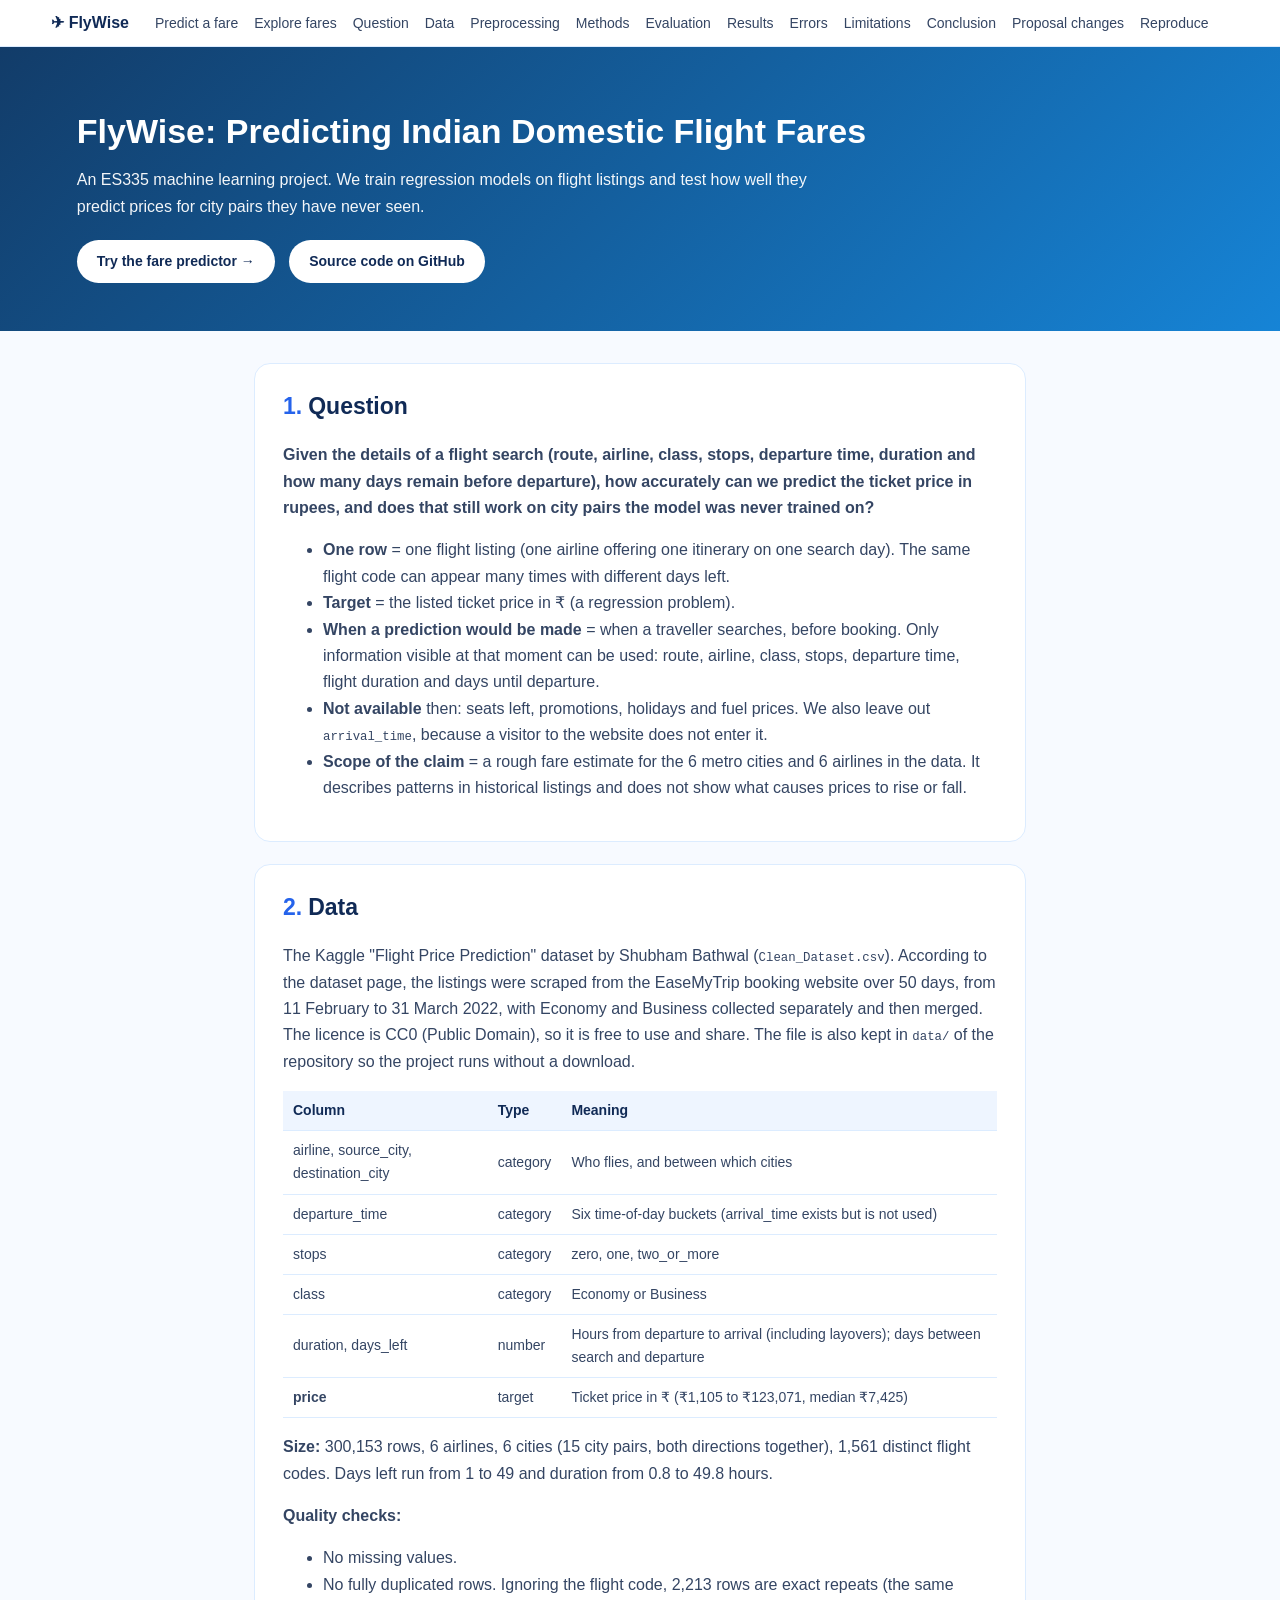
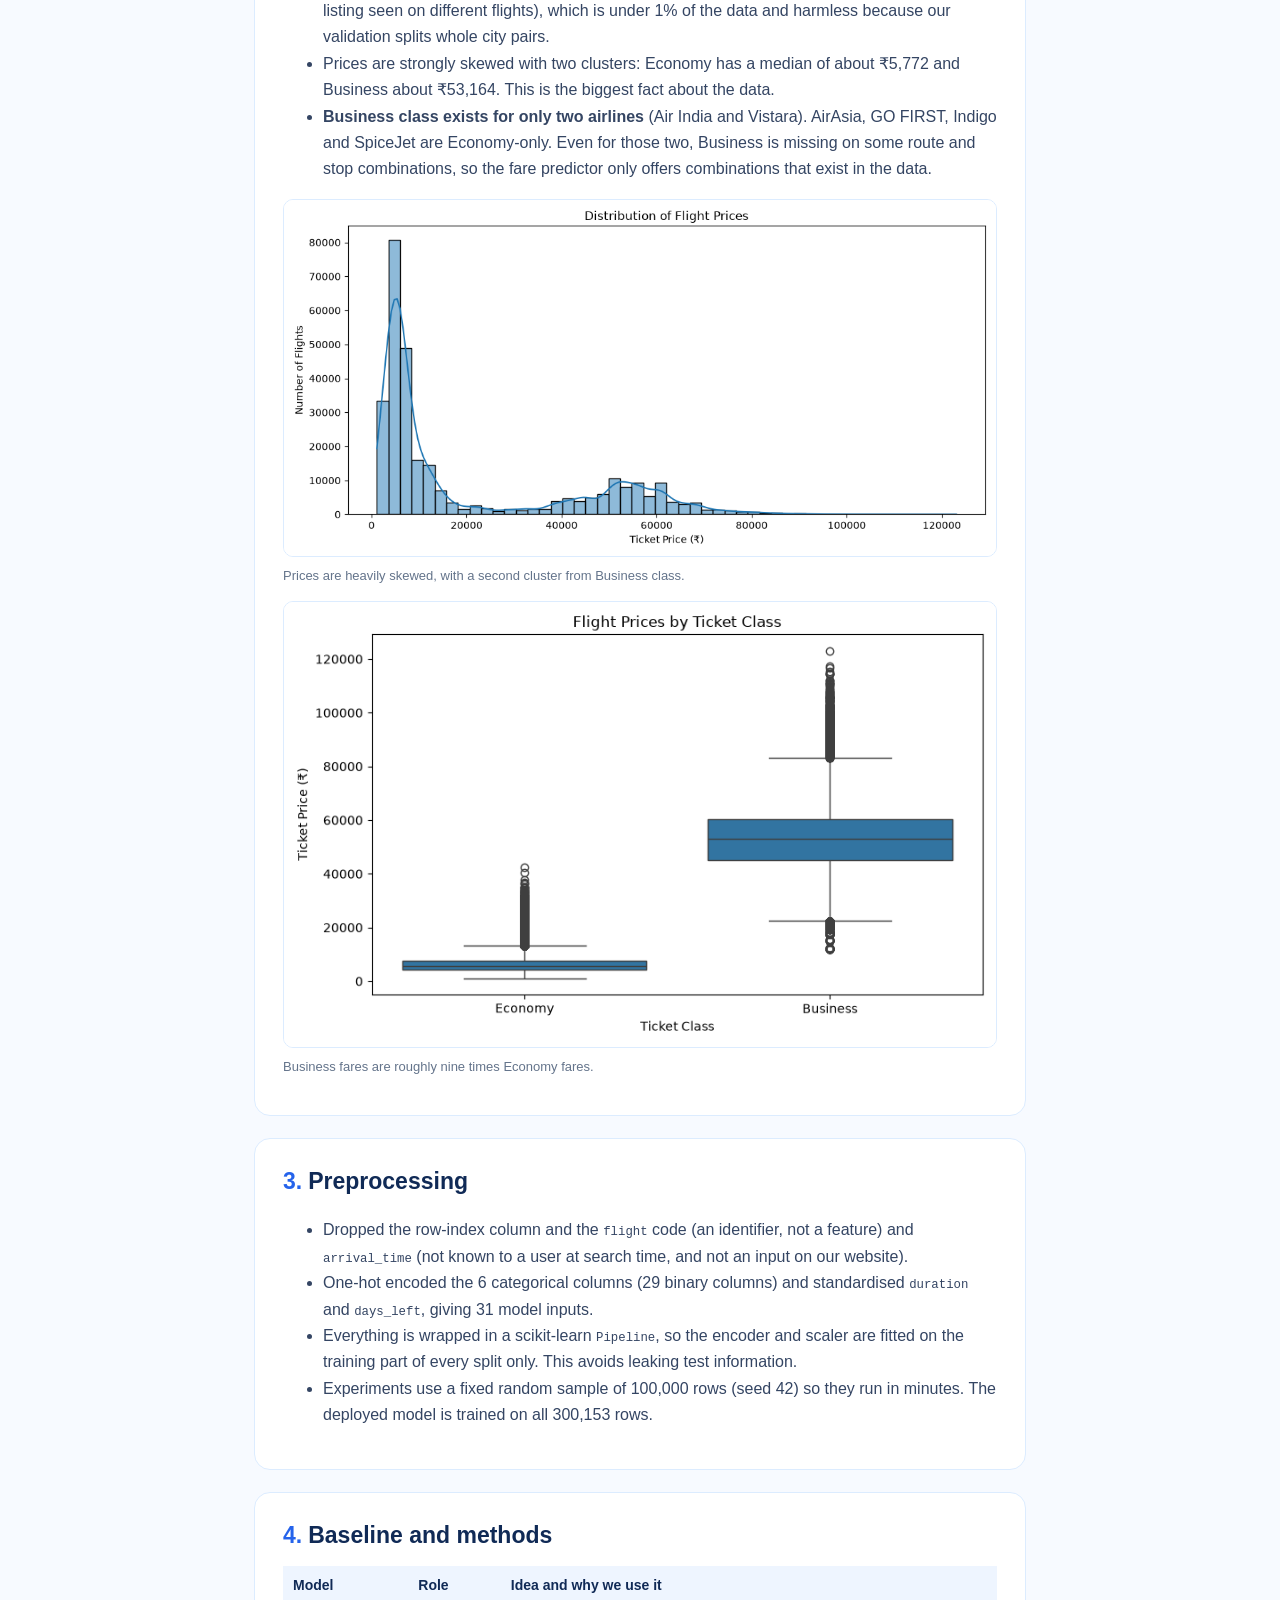
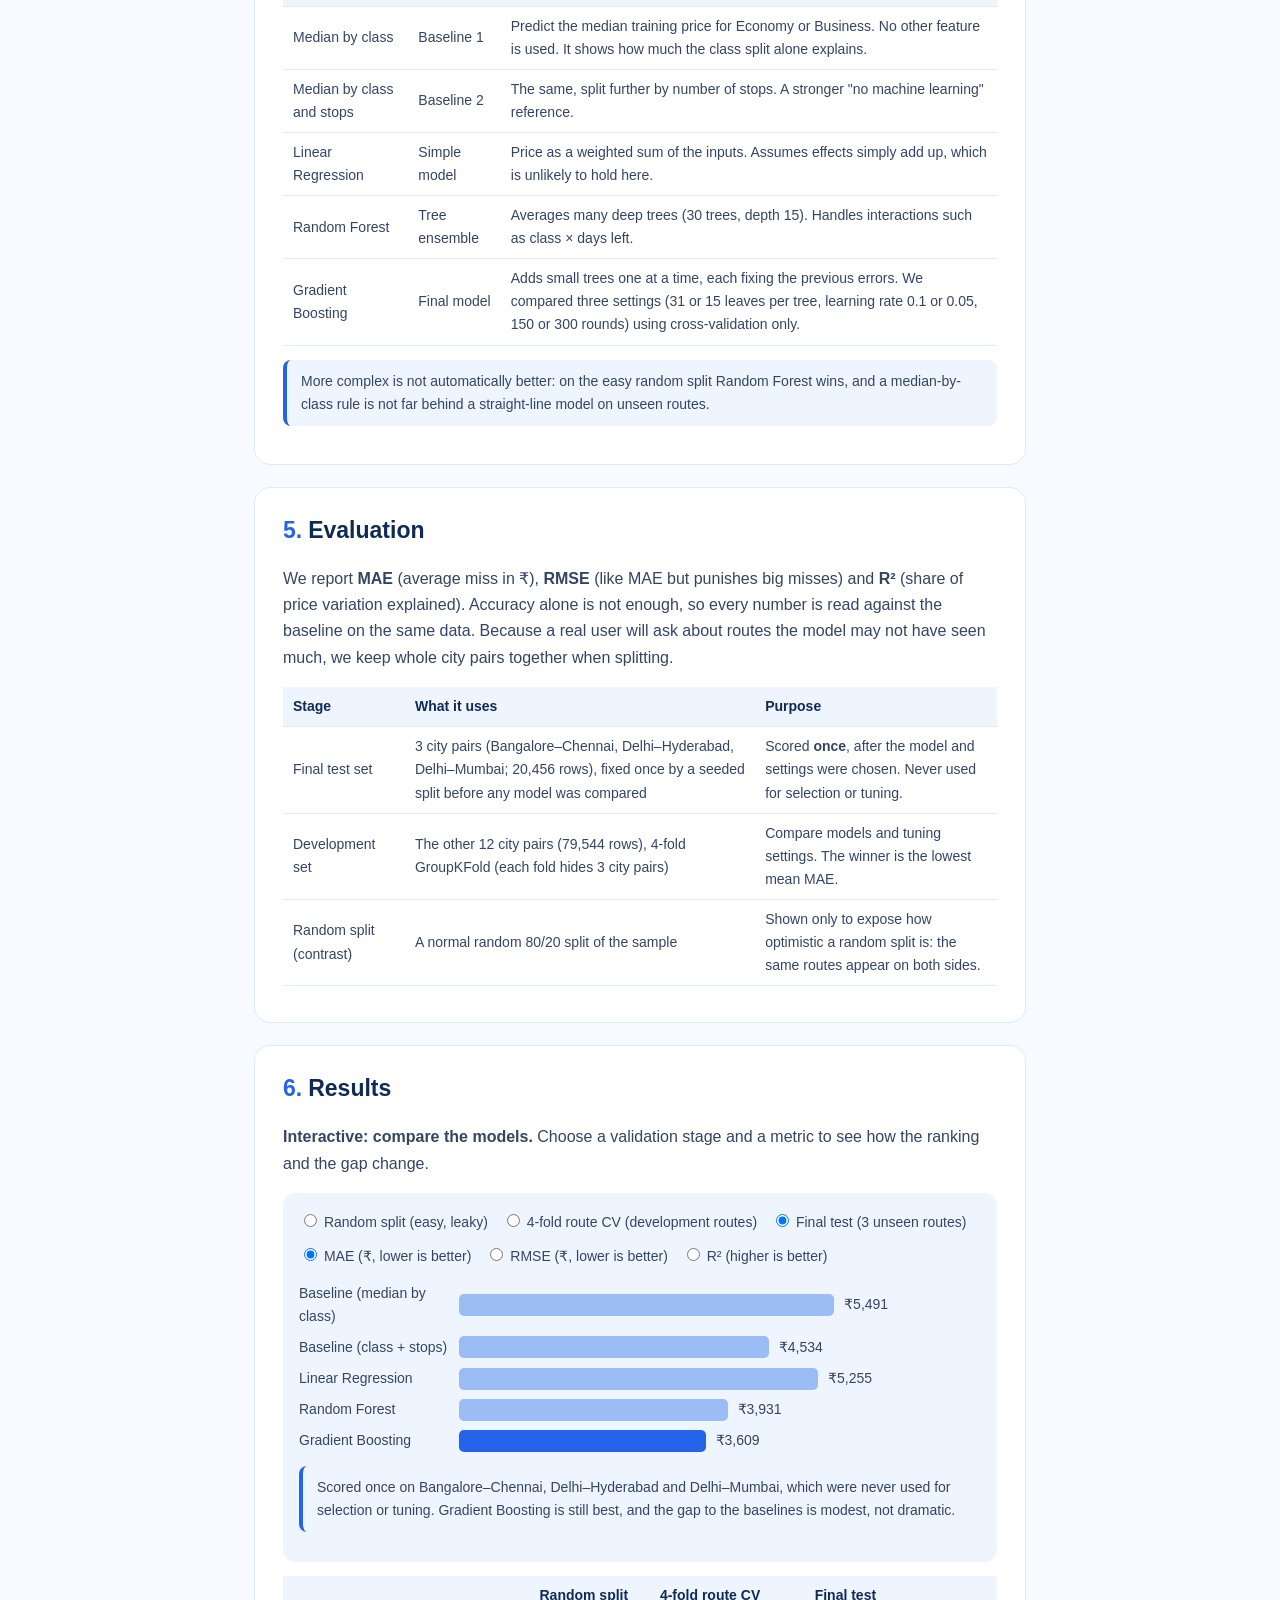
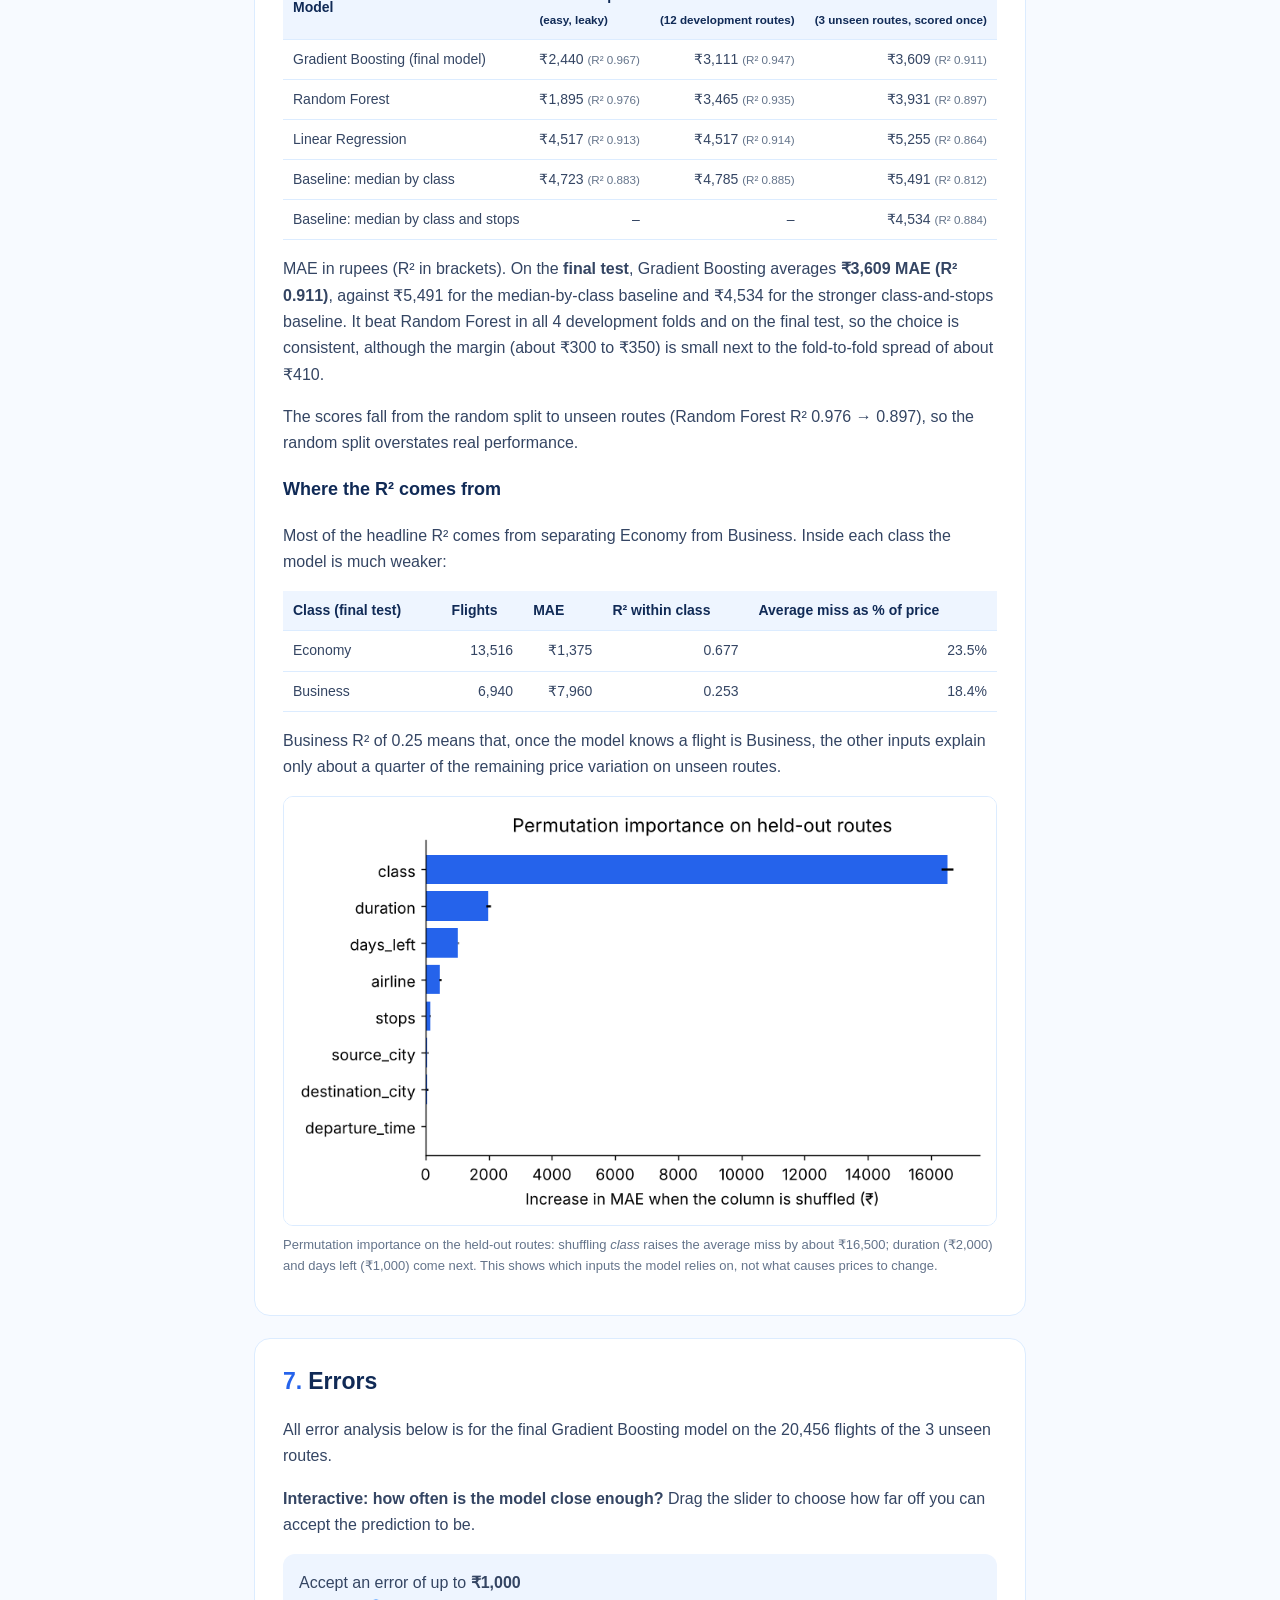
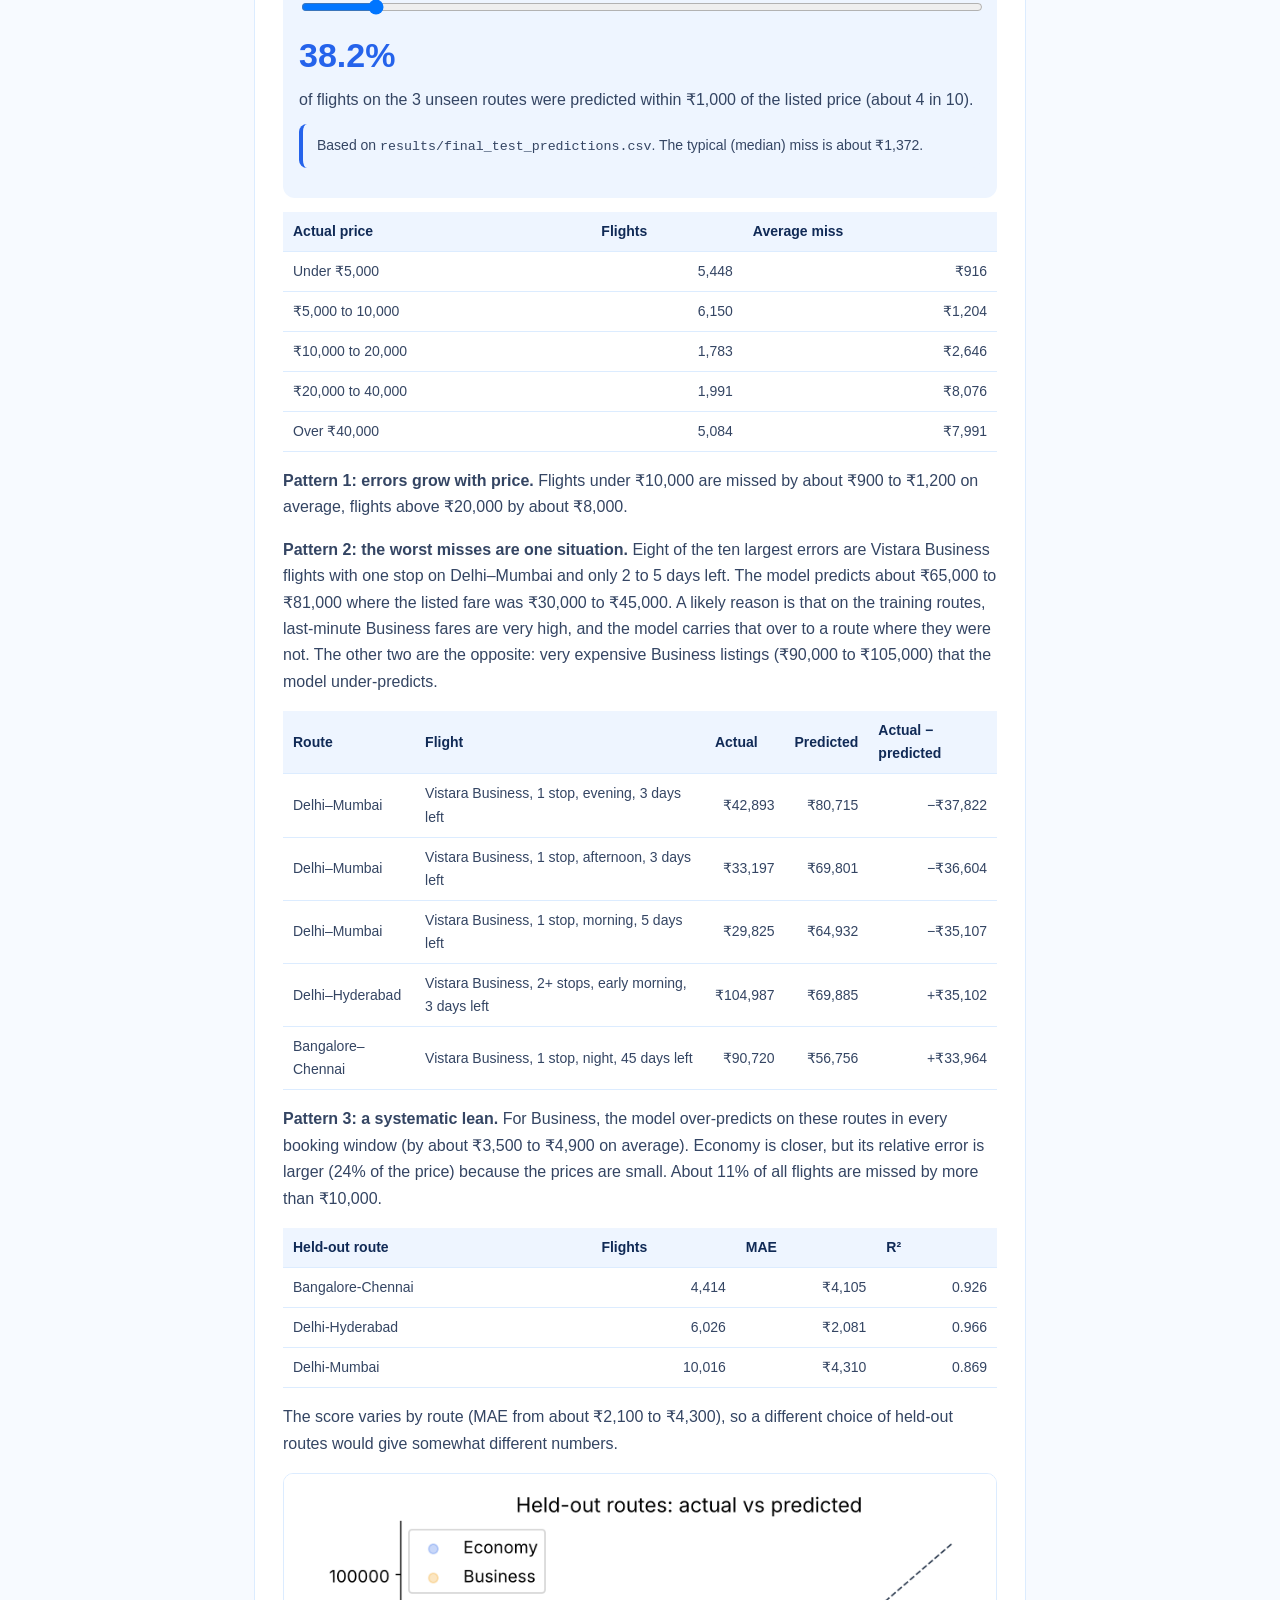
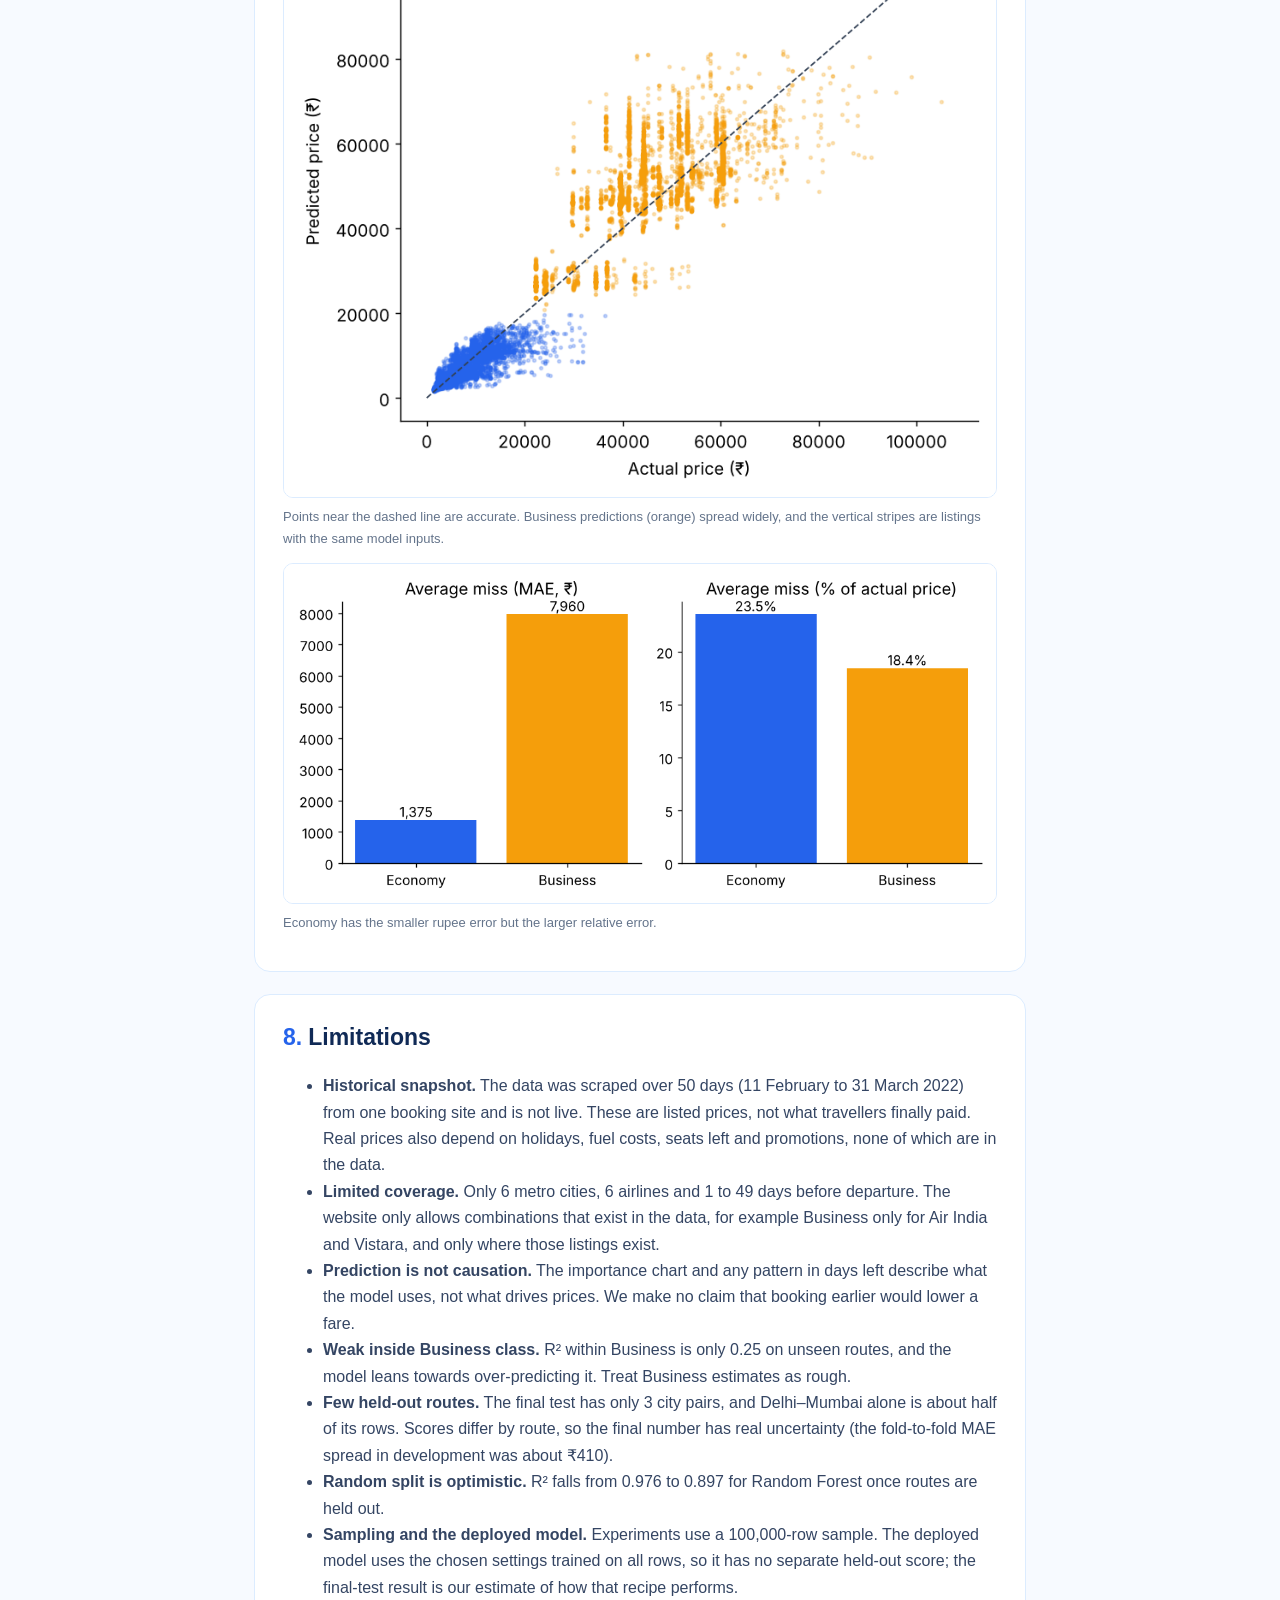
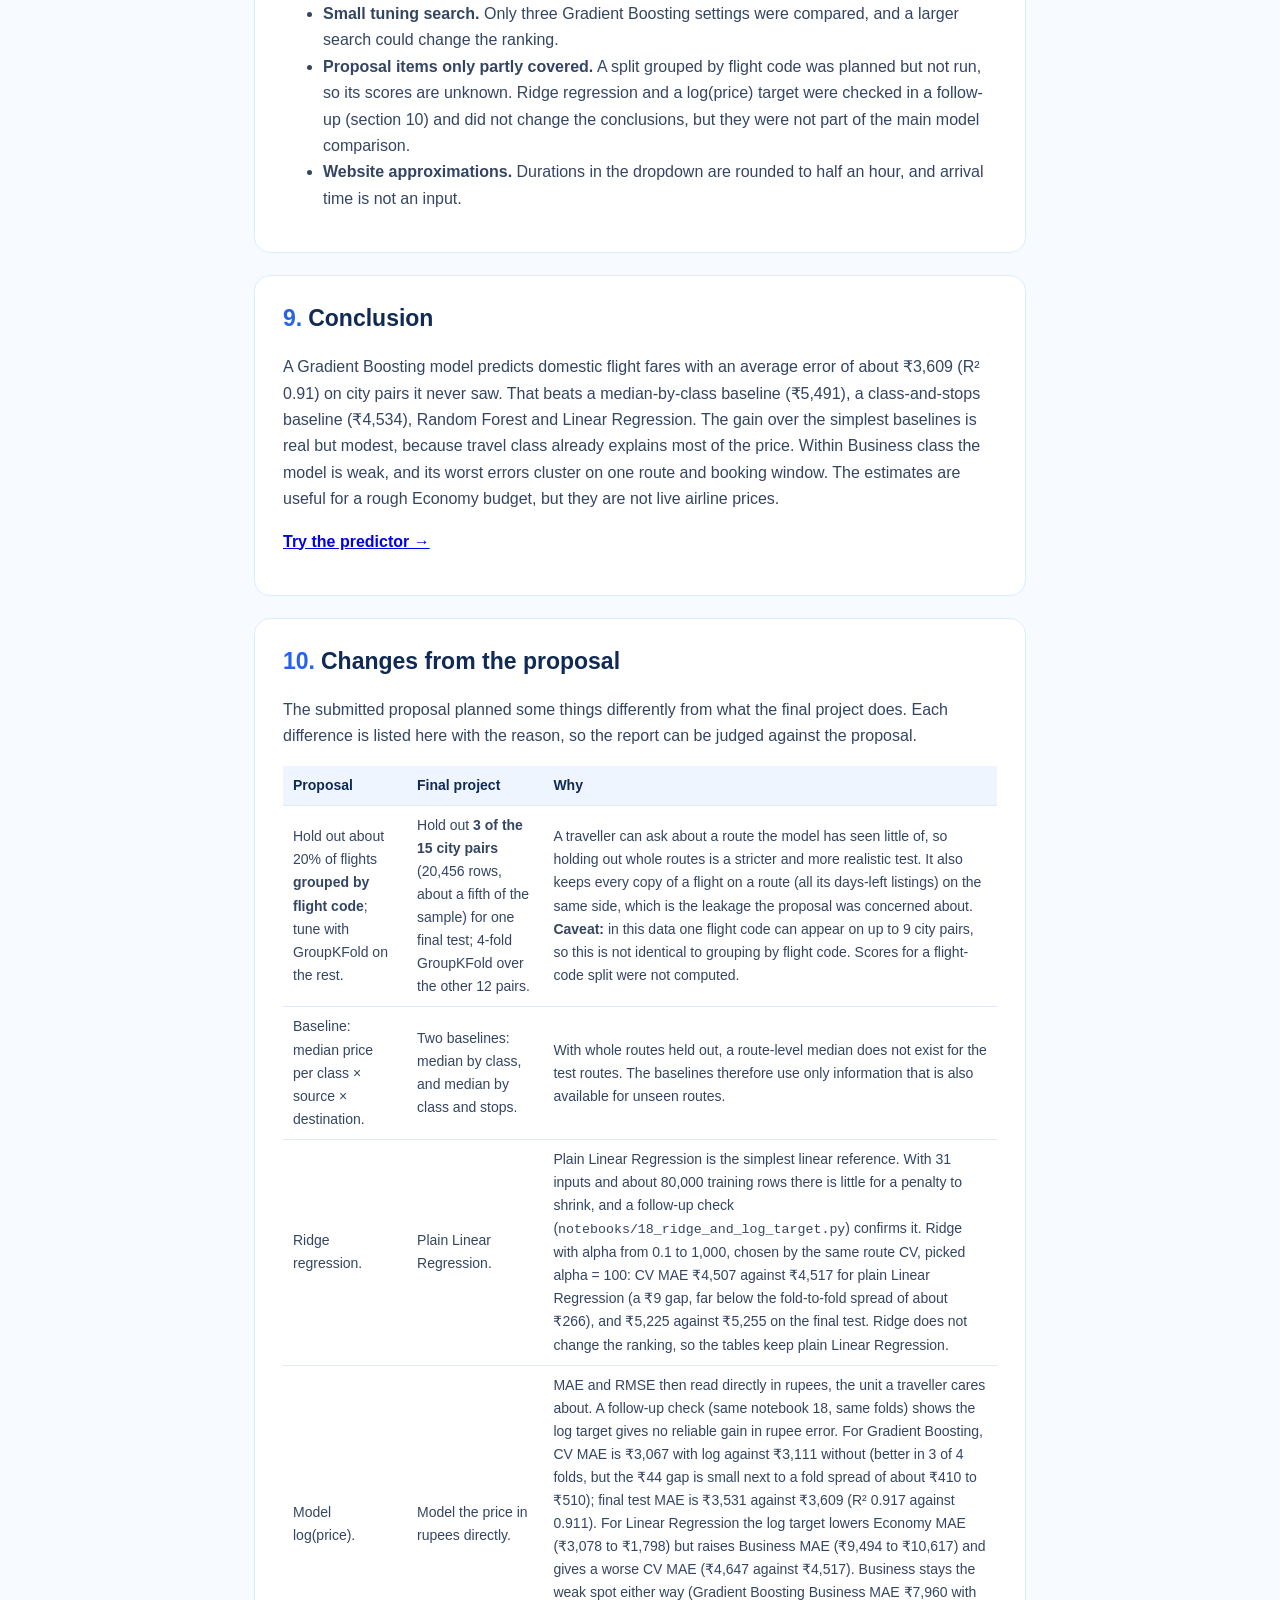
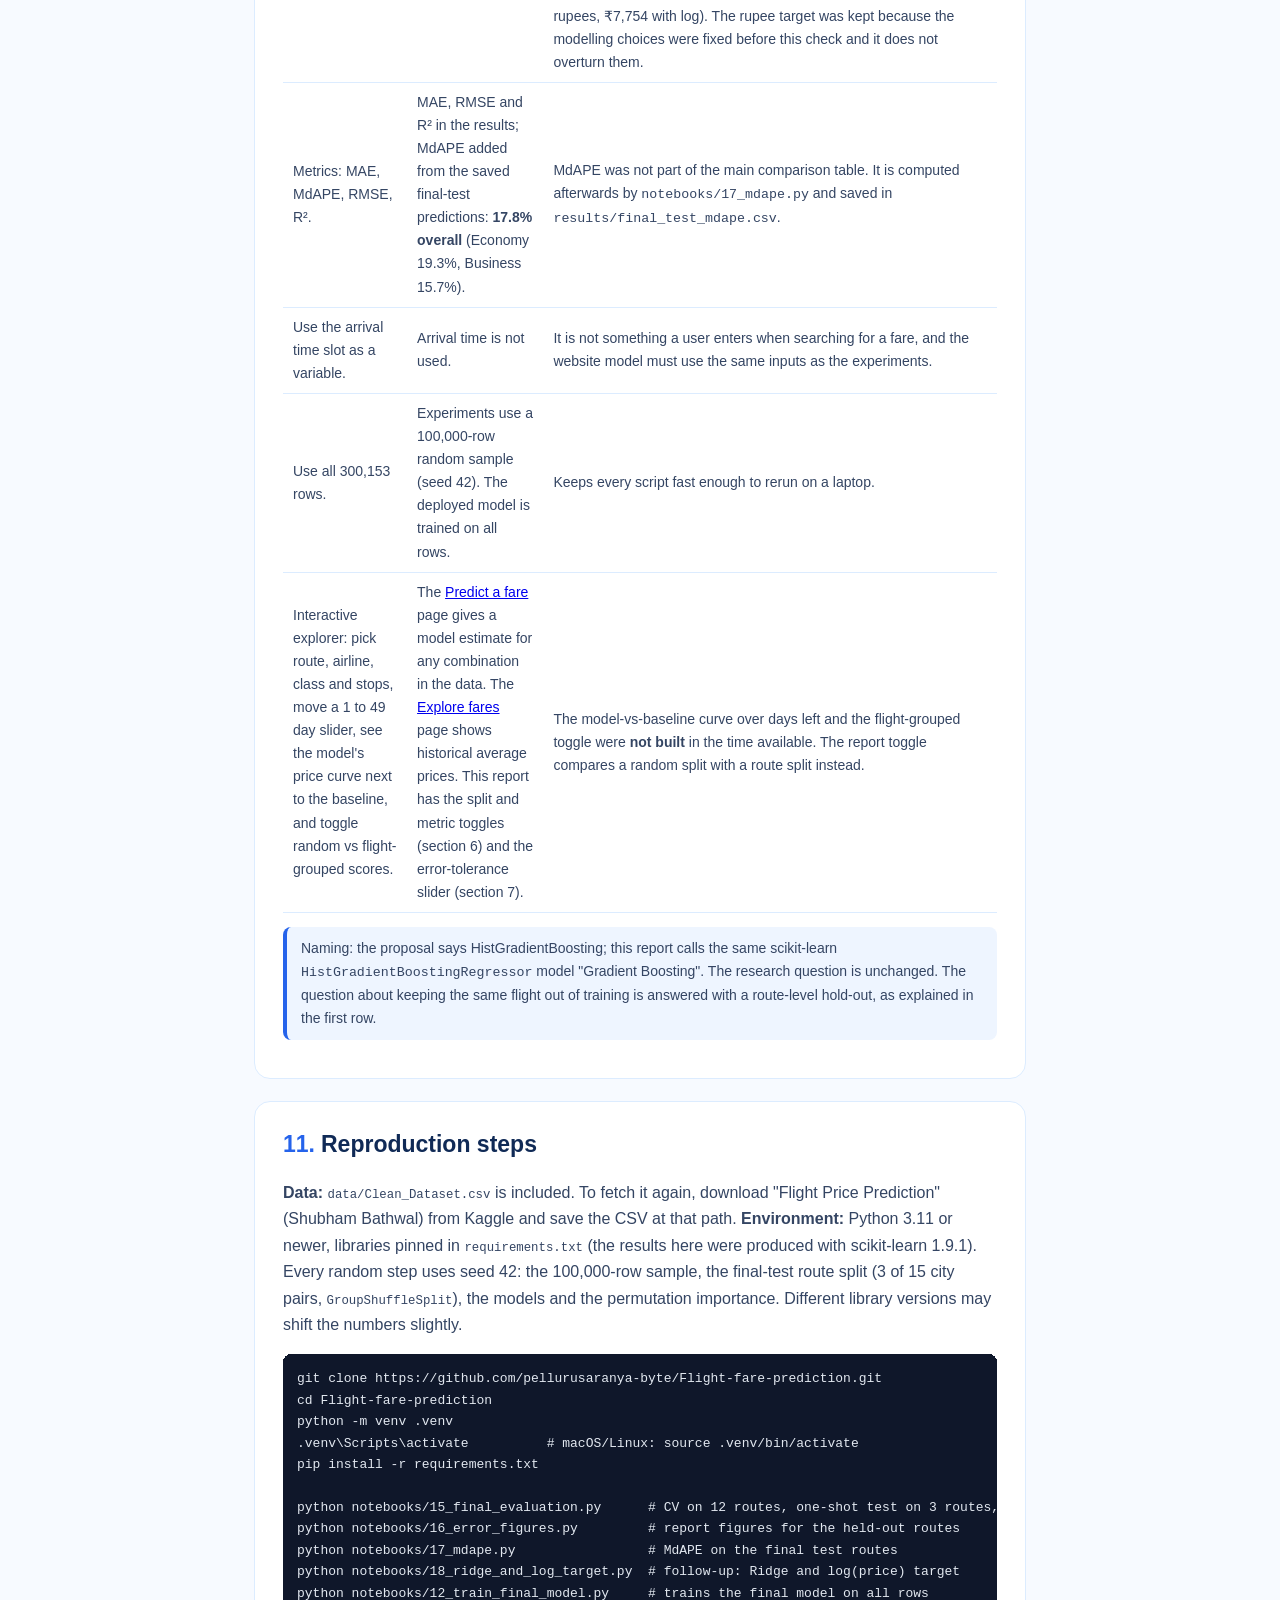
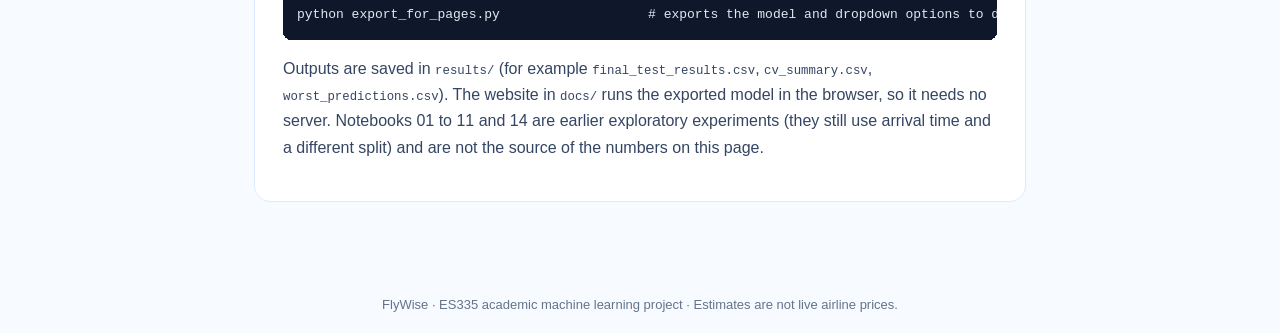
<file: docs/index (1).html>
<!DOCTYPE html>
<html lang="en">
<head>
<meta charset="UTF-8">
<meta name="viewport" content="width=device-width, initial-scale=1.0">
<title>FlyWise | Project Report</title>
<style>
:root{--ink:#102a56;--text:#344563;--muted:#64748b;--blue:#2563eb;--soft:#eef5ff;--line:#dcecff}
*{box-sizing:border-box}
html{scroll-behavior:smooth;scroll-padding-top:70px}
body{margin:0;font-family:Arial,Helvetica,sans-serif;color:var(--text);line-height:1.65;background:#f7faff}
nav{position:sticky;top:0;z-index:5;background:#fff;border-bottom:1px solid var(--line);padding:10px 4%;display:flex;flex-wrap:wrap;gap:6px 16px;align-items:center}
nav b{color:var(--ink);margin-right:10px}
nav a{color:var(--text);text-decoration:none;font-size:14px}
nav a:hover{color:var(--blue)}
header{background:linear-gradient(135deg,#123c69,#1684d6);color:#fff;padding:56px 6% 48px}
header h1{margin:0 0 8px;font-size:34px}
header p{margin:6px 0;max-width:780px;opacity:.95}
.btn{display:inline-block;margin:14px 10px 0 0;padding:10px 20px;border-radius:30px;background:#fff;color:var(--ink);text-decoration:none;font-weight:bold;font-size:14px}
main{max-width:900px;margin:auto;padding:10px 5% 50px}
section{background:#fff;border:1px solid var(--line);border-radius:16px;padding:24px 28px;margin:22px 0}
h2{color:var(--ink);margin:0 0 10px;font-size:23px}
h2 span{color:var(--blue);margin-right:6px}
table{border-collapse:collapse;width:100%;font-size:14px;margin:12px 0}
th,td{padding:8px 10px;border-bottom:1px solid var(--line);text-align:left}
th{background:var(--soft);color:var(--ink)}
pre{background:#0f172a;color:#e2e8f0;border-radius:8px;font-size:13px;padding:14px;overflow-x:auto}
code{background:none;color:inherit;padding:0;font-size:.95em}
img{max-width:100%;border:1px solid var(--line);border-radius:10px}
figure{margin:14px 0}
figcaption{font-size:13px;color:var(--muted)}
.note{background:var(--soft);border-left:4px solid var(--blue);padding:10px 14px;border-radius:8px;font-size:14px}
.demo{background:var(--soft);border-radius:12px;padding:16px;margin:14px 0}
.demo label{margin-right:14px;font-size:14px;cursor:pointer}
.row{display:flex;align-items:center;gap:10px;margin:8px 0;font-size:14px}
.row .nm{width:150px;flex:none}
.bar{height:22px;background:#9bbcf5;border-radius:5px;min-width:3px;transition:width .35s}
.row.best .bar{background:var(--blue)}
.big{font-size:34px;color:var(--blue);font-weight:bold;margin:4px 0}
input[type=range]{width:100%}
footer{text-align:center;color:var(--muted);font-size:13px;padding:20px}
.num{text-align:right;white-space:nowrap}
.warn{background:#fff7ed;border-left:4px solid #f59e0b;padding:10px 14px;border-radius:8px;font-size:14px}
td small{color:var(--muted)}
</style>
</head>
<body>
<nav>
<b>✈ FlyWise</b>
<a href="predict.html">Predict a fare</a><a href="explore.html">Explore fares</a>
<a href="#question">Question</a><a href="#data">Data</a><a href="#preprocessing">Preprocessing</a><a href="#methods">Methods</a><a href="#evaluation">Evaluation</a><a href="#results">Results</a><a href="#errors">Errors</a><a href="#limitations">Limitations</a><a href="#conclusion">Conclusion</a><a href="#changes">Proposal changes</a><a href="#reproduce">Reproduce</a>
</nav>

<header>
<h1>FlyWise: Predicting Indian Domestic Flight Fares</h1>
<p>An ES335 machine learning project. We train regression models on flight listings and test how well they predict prices for city pairs they have never seen.</p>
<a class="btn" href="predict.html">Try the fare predictor →</a>
<a class="btn" href="https://github.com/pellurusaranya-byte/Flight-fare-prediction">Source code on GitHub</a>
</header>

<main>

<section id="question">
<h2><span>1.</span>Question</h2>
<p><b>Given the details of a flight search (route, airline, class, stops, departure time, duration and how many days remain before departure), how accurately can we predict the ticket price in rupees, and does that still work on city pairs the model was never trained on?</b></p>
<ul>
<li><b>One row</b> = one flight listing (one airline offering one itinerary on one search day). The same flight code can appear many times with different days left.</li>
<li><b>Target</b> = the listed ticket price in ₹ (a regression problem).</li>
<li><b>When a prediction would be made</b> = when a traveller searches, before booking. Only information visible at that moment can be used: route, airline, class, stops, departure time, flight duration and days until departure.</li>
<li><b>Not available</b> then: seats left, promotions, holidays and fuel prices. We also leave out <code>arrival_time</code>, because a visitor to the website does not enter it.</li>
<li><b>Scope of the claim</b> = a rough fare estimate for the 6 metro cities and 6 airlines in the data. It describes patterns in historical listings and does not show what causes prices to rise or fall.</li>
</ul>
</section>

<section id="data">
<h2><span>2.</span>Data</h2>
<p>The Kaggle "Flight Price Prediction" dataset by Shubham Bathwal (<code>Clean_Dataset.csv</code>). According to the dataset page, the listings were scraped from the EaseMyTrip booking website over 50 days, from 11 February to 31 March 2022, with Economy and Business collected separately and then merged. The licence is CC0 (Public Domain), so it is free to use and share. The file is also kept in <code>data/</code> of the repository so the project runs without a download.</p>
<table>
<tr><th>Column</th><th>Type</th><th>Meaning</th></tr>
<tr><td>airline, source_city, destination_city</td><td>category</td><td>Who flies, and between which cities</td></tr>
<tr><td>departure_time</td><td>category</td><td>Six time-of-day buckets (arrival_time exists but is not used)</td></tr>
<tr><td>stops</td><td>category</td><td>zero, one, two_or_more</td></tr>
<tr><td>class</td><td>category</td><td>Economy or Business</td></tr>
<tr><td>duration, days_left</td><td>number</td><td>Hours from departure to arrival (including layovers); days between search and departure</td></tr>
<tr><td><b>price</b></td><td>target</td><td>Ticket price in ₹ (₹1,105 to ₹123,071, median ₹7,425)</td></tr>
</table>
<p><b>Size:</b> 300,153 rows, 6 airlines, 6 cities (15 city pairs, both directions together), 1,561 distinct flight codes. Days left run from 1 to 49 and duration from 0.8 to 49.8 hours.</p>
<p><b>Quality checks:</b></p>
<ul>
<li>No missing values.</li>
<li>No fully duplicated rows. Ignoring the flight code, 2,213 rows are exact repeats (the same listing seen on different flights), which is under 1% of the data and harmless because our validation splits whole city pairs.</li>
<li>Prices are strongly skewed with two clusters: Economy has a median of about ₹5,772 and Business about ₹53,164. This is the biggest fact about the data.</li>
<li><b>Business class exists for only two airlines</b> (Air India and Vistara). AirAsia, GO FIRST, Indigo and SpiceJet are Economy-only. Even for those two, Business is missing on some route and stop combinations, so the fare predictor only offers combinations that exist in the data.</li>
</ul>
<figure><img src="images/price_distribution.png" alt="Distribution of flight prices"><figcaption>Prices are heavily skewed, with a second cluster from Business class.</figcaption></figure>
<figure><img src="images/class_prices.png" alt="Price by travel class"><figcaption>Business fares are roughly nine times Economy fares.</figcaption></figure>
</section>

<section id="preprocessing">
<h2><span>3.</span>Preprocessing</h2>
<ul>
<li>Dropped the row-index column and the <code>flight</code> code (an identifier, not a feature) and <code>arrival_time</code> (not known to a user at search time, and not an input on our website).</li>
<li>One-hot encoded the 6 categorical columns (29 binary columns) and standardised <code>duration</code> and <code>days_left</code>, giving 31 model inputs.</li>
<li>Everything is wrapped in a scikit-learn <code>Pipeline</code>, so the encoder and scaler are fitted on the training part of every split only. This avoids leaking test information.</li>
<li>Experiments use a fixed random sample of 100,000 rows (seed 42) so they run in minutes. The deployed model is trained on all 300,153 rows.</li>
</ul>
</section>

<section id="methods">
<h2><span>4.</span>Baseline and methods</h2>
<table>
<tr><th>Model</th><th>Role</th><th>Idea and why we use it</th></tr>
<tr><td>Median by class</td><td>Baseline 1</td><td>Predict the median training price for Economy or Business. No other feature is used. It shows how much the class split alone explains.</td></tr>
<tr><td>Median by class and stops</td><td>Baseline 2</td><td>The same, split further by number of stops. A stronger "no machine learning" reference.</td></tr>
<tr><td>Linear Regression</td><td>Simple model</td><td>Price as a weighted sum of the inputs. Assumes effects simply add up, which is unlikely to hold here.</td></tr>
<tr><td>Random Forest</td><td>Tree ensemble</td><td>Averages many deep trees (30 trees, depth 15). Handles interactions such as class × days left.</td></tr>
<tr><td>Gradient Boosting</td><td>Final model</td><td>Adds small trees one at a time, each fixing the previous errors. We compared three settings (31 or 15 leaves per tree, learning rate 0.1 or 0.05, 150 or 300 rounds) using cross-validation only.</td></tr>
</table>
<p class="note">More complex is not automatically better: on the easy random split Random Forest wins, and a median-by-class rule is not far behind a straight-line model on unseen routes.</p>
</section>

<section id="evaluation">
<h2><span>5.</span>Evaluation</h2>
<p>We report <b>MAE</b> (average miss in ₹), <b>RMSE</b> (like MAE but punishes big misses) and <b>R²</b> (share of price variation explained). Accuracy alone is not enough, so every number is read against the baseline on the same data. Because a real user will ask about routes the model may not have seen much, we keep whole city pairs together when splitting.</p>
<table>
<tr><th>Stage</th><th>What it uses</th><th>Purpose</th></tr>
<tr><td>Final test set</td><td>3 city pairs (Bangalore–Chennai, Delhi–Hyderabad, Delhi–Mumbai; 20,456 rows), fixed once by a seeded split before any model was compared</td><td>Scored <b>once</b>, after the model and settings were chosen. Never used for selection or tuning.</td></tr>
<tr><td>Development set</td><td>The other 12 city pairs (79,544 rows), 4-fold GroupKFold (each fold hides 3 city pairs)</td><td>Compare models and tuning settings. The winner is the lowest mean MAE.</td></tr>
<tr><td>Random split (contrast)</td><td>A normal random 80/20 split of the sample</td><td>Shown only to expose how optimistic a random split is: the same routes appear on both sides.</td></tr>
</table>
</section>

<section id="results">
<h2><span>6.</span>Results</h2>
<p><b>Interactive: compare the models.</b> Choose a validation stage and a metric to see how the ranking and the gap change.</p>
<div class="demo">
<div id="setup-opts"></div>
<div style="margin:8px 0 12px" id="metric-opts"></div>
<div id="bars"></div>
<p class="note" id="caption"></p>
</div>
<table>
<tr><th>Model</th><th>Random split<br><small>(easy, leaky)</small></th><th>4-fold route CV<br><small>(12 development routes)</small></th><th>Final test<br><small>(3 unseen routes, scored once)</small></th></tr>
<tr><td>Gradient Boosting (final model)</td><td class='num'>₹2,440 <small>(R² 0.967)</small></td><td class='num'>₹3,111 <small>(R² 0.947)</small></td><td class='num'>₹3,609 <small>(R² 0.911)</small></td></tr>
<tr><td>Random Forest</td><td class='num'>₹1,895 <small>(R² 0.976)</small></td><td class='num'>₹3,465 <small>(R² 0.935)</small></td><td class='num'>₹3,931 <small>(R² 0.897)</small></td></tr>
<tr><td>Linear Regression</td><td class='num'>₹4,517 <small>(R² 0.913)</small></td><td class='num'>₹4,517 <small>(R² 0.914)</small></td><td class='num'>₹5,255 <small>(R² 0.864)</small></td></tr>
<tr><td>Baseline: median by class</td><td class='num'>₹4,723 <small>(R² 0.883)</small></td><td class='num'>₹4,785 <small>(R² 0.885)</small></td><td class='num'>₹5,491 <small>(R² 0.812)</small></td></tr>
<tr><td>Baseline: median by class and stops</td><td class='num'>–</td><td class='num'>–</td><td class='num'>₹4,534 <small>(R² 0.884)</small></td></tr>
</table>
<p>MAE in rupees (R² in brackets). On the <b>final test</b>, Gradient Boosting averages <b>₹3,609 MAE (R² 0.911)</b>, against ₹5,491 for the median-by-class baseline and ₹4,534 for the stronger class-and-stops baseline. It beat Random Forest in all 4 development folds and on the final test, so the choice is consistent, although the margin (about ₹300 to ₹350) is small next to the fold-to-fold spread of about ₹410.</p>
<p>The scores fall from the random split to unseen routes (Random Forest R² 0.976 → 0.897), so the random split overstates real performance.</p>
<h3 style="color:var(--ink);font-size:18px">Where the R² comes from</h3>
<p>Most of the headline R² comes from separating Economy from Business. Inside each class the model is much weaker:</p>
<table>
<tr><th>Class (final test)</th><th>Flights</th><th>MAE</th><th>R² within class</th><th>Average miss as % of price</th></tr>
<tr><td>Economy</td><td class="num">13,516</td><td class="num">₹1,375</td><td class="num">0.677</td><td class="num">23.5%</td></tr>
<tr><td>Business</td><td class="num">6,940</td><td class="num">₹7,960</td><td class="num">0.253</td><td class="num">18.4%</td></tr>
</table>
<p>Business R² of 0.25 means that, once the model knows a flight is Business, the other inputs explain only about a quarter of the remaining price variation on unseen routes.</p>
<figure><img src="images/feature_importance.png" alt="Permutation importance on held-out routes"><figcaption>Permutation importance on the held-out routes: shuffling <i>class</i> raises the average miss by about ₹16,500; duration (₹2,000) and days left (₹1,000) come next. This shows which inputs the model relies on, not what causes prices to change.</figcaption></figure>
</section>

<section id="errors">
<h2><span>7.</span>Errors</h2>
<p>All error analysis below is for the final Gradient Boosting model on the 20,456 flights of the 3 unseen routes.</p>
<p><b>Interactive: how often is the model close enough?</b> Drag the slider to choose how far off you can accept the prediction to be.</p>
<div class="demo">
<div>Accept an error of up to <b id="tol">₹1,000</b></div>
<input type="range" id="slider" min="0" max="40" value="4">
<div class="big" id="pct"></div>
<div id="pct-text"></div>
<p class="note" style="margin-top:10px">Based on <code>results/final_test_predictions.csv</code>. The typical (median) miss is about ₹1,372.</p>
</div>
<table>
<tr><th>Actual price</th><th>Flights</th><th>Average miss</th></tr>
<tr><td>Under ₹5,000</td><td class='num'>5,448</td><td class='num'>₹916</td></tr><tr><td>₹5,000 to 10,000</td><td class='num'>6,150</td><td class='num'>₹1,204</td></tr><tr><td>₹10,000 to 20,000</td><td class='num'>1,783</td><td class='num'>₹2,646</td></tr><tr><td>₹20,000 to 40,000</td><td class='num'>1,991</td><td class='num'>₹8,076</td></tr><tr><td>Over ₹40,000</td><td class='num'>5,084</td><td class='num'>₹7,991</td></tr></table>
<p><b>Pattern 1: errors grow with price.</b> Flights under ₹10,000 are missed by about ₹900 to ₹1,200 on average, flights above ₹20,000 by about ₹8,000.</p>
<p><b>Pattern 2: the worst misses are one situation.</b> Eight of the ten largest errors are Vistara Business flights with one stop on Delhi–Mumbai and only 2 to 5 days left. The model predicts about ₹65,000 to ₹81,000 where the listed fare was ₹30,000 to ₹45,000. A likely reason is that on the training routes, last-minute Business fares are very high, and the model carries that over to a route where they were not. The other two are the opposite: very expensive Business listings (₹90,000 to ₹105,000) that the model under-predicts.</p>
<table>
<tr><th>Route</th><th>Flight</th><th>Actual</th><th>Predicted</th><th>Actual − predicted</th></tr>
<tr><td>Delhi–Mumbai</td><td>Vistara Business, 1 stop, evening, 3 days left</td><td class='num'>₹42,893</td><td class='num'>₹80,715</td><td class='num'>−₹37,822</td></tr><tr><td>Delhi–Mumbai</td><td>Vistara Business, 1 stop, afternoon, 3 days left</td><td class='num'>₹33,197</td><td class='num'>₹69,801</td><td class='num'>−₹36,604</td></tr><tr><td>Delhi–Mumbai</td><td>Vistara Business, 1 stop, morning, 5 days left</td><td class='num'>₹29,825</td><td class='num'>₹64,932</td><td class='num'>−₹35,107</td></tr><tr><td>Delhi–Hyderabad</td><td>Vistara Business, 2+ stops, early morning, 3 days left</td><td class='num'>₹104,987</td><td class='num'>₹69,885</td><td class='num'>+₹35,102</td></tr><tr><td>Bangalore–Chennai</td><td>Vistara Business, 1 stop, night, 45 days left</td><td class='num'>₹90,720</td><td class='num'>₹56,756</td><td class='num'>+₹33,964</td></tr>
</table>
<p><b>Pattern 3: a systematic lean.</b> For Business, the model over-predicts on these routes in every booking window (by about ₹3,500 to ₹4,900 on average). Economy is closer, but its relative error is larger (24% of the price) because the prices are small. About 11% of all flights are missed by more than ₹10,000.</p>
<table>
<tr><th>Held-out route</th><th>Flights</th><th>MAE</th><th>R²</th></tr>
<tr><td>Bangalore-Chennai</td><td class='num'>4,414</td><td class='num'>₹4,105</td><td class='num'>0.926</td></tr><tr><td>Delhi-Hyderabad</td><td class='num'>6,026</td><td class='num'>₹2,081</td><td class='num'>0.966</td></tr><tr><td>Delhi-Mumbai</td><td class='num'>10,016</td><td class='num'>₹4,310</td><td class='num'>0.869</td></tr></table>
<p>The score varies by route (MAE from about ₹2,100 to ₹4,300), so a different choice of held-out routes would give somewhat different numbers.</p>
<figure><img src="images/actual_vs_predicted.png" alt="Actual vs predicted prices on held-out routes"><figcaption>Points near the dashed line are accurate. Business predictions (orange) spread widely, and the vertical stripes are listings with the same model inputs.</figcaption></figure>
<figure><img src="images/class_wise_errors.png" alt="Errors by class"><figcaption>Economy has the smaller rupee error but the larger relative error.</figcaption></figure>
</section>

<section id="limitations">
<h2><span>8.</span>Limitations</h2>
<ul>
<li><b>Historical snapshot.</b> The data was scraped over 50 days (11 February to 31 March 2022) from one booking site and is not live. These are listed prices, not what travellers finally paid. Real prices also depend on holidays, fuel costs, seats left and promotions, none of which are in the data.</li>
<li><b>Limited coverage.</b> Only 6 metro cities, 6 airlines and 1 to 49 days before departure. The website only allows combinations that exist in the data, for example Business only for Air India and Vistara, and only where those listings exist.</li>
<li><b>Prediction is not causation.</b> The importance chart and any pattern in days left describe what the model uses, not what drives prices. We make no claim that booking earlier would lower a fare.</li>
<li><b>Weak inside Business class.</b> R² within Business is only 0.25 on unseen routes, and the model leans towards over-predicting it. Treat Business estimates as rough.</li>
<li><b>Few held-out routes.</b> The final test has only 3 city pairs, and Delhi–Mumbai alone is about half of its rows. Scores differ by route, so the final number has real uncertainty (the fold-to-fold MAE spread in development was about ₹410).</li>
<li><b>Random split is optimistic.</b> R² falls from 0.976 to 0.897 for Random Forest once routes are held out.</li>
<li><b>Sampling and the deployed model.</b> Experiments use a 100,000-row sample. The deployed model uses the chosen settings trained on all rows, so it has no separate held-out score; the final-test result is our estimate of how that recipe performs.</li>
<li><b>Small tuning search.</b> Only three Gradient Boosting settings were compared, and a larger search could change the ranking.</li>
<li><b>Proposal items only partly covered.</b> A split grouped by flight code was planned but not run, so its scores are unknown. Ridge regression and a log(price) target were checked in a follow-up (section 10) and did not change the conclusions, but they were not part of the main model comparison.</li>
<li><b>Website approximations.</b> Durations in the dropdown are rounded to half an hour, and arrival time is not an input.</li>
</ul>
</section>

<section id="conclusion">
<h2><span>9.</span>Conclusion</h2>
<p>A Gradient Boosting model predicts domestic flight fares with an average error of about ₹3,609 (R² 0.91) on city pairs it never saw. That beats a median-by-class baseline (₹5,491), a class-and-stops baseline (₹4,534), Random Forest and Linear Regression. The gain over the simplest baselines is real but modest, because travel class already explains most of the price. Within Business class the model is weak, and its worst errors cluster on one route and booking window. The estimates are useful for a rough Economy budget, but they are not live airline prices.</p>
<p><a href="predict.html"><b>Try the predictor →</b></a></p>
</section>

<section id="changes">
<h2><span>10.</span>Changes from the proposal</h2>
<p>The submitted proposal planned some things differently from what the final project does. Each difference is listed here with the reason, so the report can be judged against the proposal.</p>
<table>
<tr><th>Proposal</th><th>Final project</th><th>Why</th></tr>
<tr><td>Hold out about 20% of flights <b>grouped by flight code</b>; tune with GroupKFold on the rest.</td><td>Hold out <b>3 of the 15 city pairs</b> (20,456 rows, about a fifth of the sample) for one final test; 4-fold GroupKFold over the other 12 pairs.</td><td>A traveller can ask about a route the model has seen little of, so holding out whole routes is a stricter and more realistic test. It also keeps every copy of a flight on a route (all its days-left listings) on the same side, which is the leakage the proposal was concerned about. <b>Caveat:</b> in this data one flight code can appear on up to 9 city pairs, so this is not identical to grouping by flight code. Scores for a flight-code split were not computed.</td></tr>
<tr><td>Baseline: median price per class × source × destination.</td><td>Two baselines: median by class, and median by class and stops.</td><td>With whole routes held out, a route-level median does not exist for the test routes. The baselines therefore use only information that is also available for unseen routes.</td></tr>
<tr><td>Ridge regression.</td><td>Plain Linear Regression.</td><td>Plain Linear Regression is the simplest linear reference. With 31 inputs and about 80,000 training rows there is little for a penalty to shrink, and a follow-up check (<code>notebooks/18_ridge_and_log_target.py</code>) confirms it. Ridge with alpha from 0.1 to 1,000, chosen by the same route CV, picked alpha = 100: CV MAE ₹4,507 against ₹4,517 for plain Linear Regression (a ₹9 gap, far below the fold-to-fold spread of about ₹266), and ₹5,225 against ₹5,255 on the final test. Ridge does not change the ranking, so the tables keep plain Linear Regression.</td></tr>
<tr><td>Model log(price).</td><td>Model the price in rupees directly.</td><td>MAE and RMSE then read directly in rupees, the unit a traveller cares about. A follow-up check (same notebook 18, same folds) shows the log target gives no reliable gain in rupee error. For Gradient Boosting, CV MAE is ₹3,067 with log against ₹3,111 without (better in 3 of 4 folds, but the ₹44 gap is small next to a fold spread of about ₹410 to ₹510); final test MAE is ₹3,531 against ₹3,609 (R² 0.917 against 0.911). For Linear Regression the log target lowers Economy MAE (₹3,078 to ₹1,798) but raises Business MAE (₹9,494 to ₹10,617) and gives a worse CV MAE (₹4,647 against ₹4,517). Business stays the weak spot either way (Gradient Boosting Business MAE ₹7,960 with rupees, ₹7,754 with log). The rupee target was kept because the modelling choices were fixed before this check and it does not overturn them.</td></tr>
<tr><td>Metrics: MAE, MdAPE, RMSE, R².</td><td>MAE, RMSE and R² in the results; MdAPE added from the saved final-test predictions: <b>17.8% overall</b> (Economy 19.3%, Business 15.7%).</td><td>MdAPE was not part of the main comparison table. It is computed afterwards by <code>notebooks/17_mdape.py</code> and saved in <code>results/final_test_mdape.csv</code>.</td></tr>
<tr><td>Use the arrival time slot as a variable.</td><td>Arrival time is not used.</td><td>It is not something a user enters when searching for a fare, and the website model must use the same inputs as the experiments.</td></tr>
<tr><td>Use all 300,153 rows.</td><td>Experiments use a 100,000-row random sample (seed 42). The deployed model is trained on all rows.</td><td>Keeps every script fast enough to rerun on a laptop.</td></tr>
<tr><td>Interactive explorer: pick route, airline, class and stops, move a 1 to 49 day slider, see the model's price curve next to the baseline, and toggle random vs flight-grouped scores.</td><td>The <a href="predict.html">Predict a fare</a> page gives a model estimate for any combination in the data. The <a href="explore.html">Explore fares</a> page shows historical average prices. This report has the split and metric toggles (section 6) and the error-tolerance slider (section 7).</td><td>The model-vs-baseline curve over days left and the flight-grouped toggle were <b>not built</b> in the time available. The report toggle compares a random split with a route split instead.</td></tr>
</table>
<p class="note">Naming: the proposal says HistGradientBoosting; this report calls the same scikit-learn <code>HistGradientBoostingRegressor</code> model "Gradient Boosting". The research question is unchanged. The question about keeping the same flight out of training is answered with a route-level hold-out, as explained in the first row.</p>
</section>

<section id="reproduce">
<h2><span>11.</span>Reproduction steps</h2>
<p><b>Data:</b> <code>data/Clean_Dataset.csv</code> is included. To fetch it again, download "Flight Price Prediction" (Shubham Bathwal) from Kaggle and save the CSV at that path. <b>Environment:</b> Python 3.11 or newer, libraries pinned in <code>requirements.txt</code> (the results here were produced with scikit-learn 1.9.1). Every random step uses seed 42: the 100,000-row sample, the final-test route split (3 of 15 city pairs, <code>GroupShuffleSplit</code>), the models and the permutation importance. Different library versions may shift the numbers slightly.</p>
<pre>git clone https://github.com/pellurusaranya-byte/Flight-fare-prediction.git
cd Flight-fare-prediction
python -m venv .venv
.venv\Scripts\activate          # macOS/Linux: source .venv/bin/activate
pip install -r requirements.txt

python notebooks/15_final_evaluation.py      # CV on 12 routes, one-shot test on 3 routes, baselines, errors
python notebooks/16_error_figures.py         # report figures for the held-out routes
python notebooks/17_mdape.py                 # MdAPE on the final test routes
python notebooks/18_ridge_and_log_target.py  # follow-up: Ridge and log(price) target
python notebooks/12_train_final_model.py     # trains the final model on all rows
python export_for_pages.py                   # exports the model and dropdown options to docs/data/</pre>
<p>Outputs are saved in <code>results/</code> (for example <code>final_test_results.csv</code>, <code>cv_summary.csv</code>, <code>worst_predictions.csv</code>). The website in <code>docs/</code> runs the exported model in the browser, so it needs no server. Notebooks 01 to 11 and 14 are earlier exploratory experiments (they still use arrival time and a different split) and are not the source of the numbers on this page.</p>
</section>

</main>
<footer>FlyWise · ES335 academic machine learning project · Estimates are not live airline prices.</footer>

<script>
const DATA = {
 "Random split (easy, leaky)": {
  "Baseline (median by class)": [
   4722.74,
   7776.16,
   0.8826
  ],
  "Linear Regression": [
   4517.06,
   6700.03,
   0.9128
  ],
  "Random Forest": [
   1895.28,
   3545.01,
   0.9756
  ],
  "Gradient Boosting": [
   2440.2,
   4144.83,
   0.9666
  ],
  "note": "On the easy random split Random Forest looks best, but the same routes appear in training and testing, so these scores are optimistic."
 },
 "4-fold route CV (development routes)": {
  "Baseline (median by class)": [
   4784.87,
   7851.92,
   0.8853
  ],
  "Linear Regression": [
   4516.54,
   6794.41,
   0.9138
  ],
  "Random Forest": [
   3465.25,
   5895.41,
   0.9349
  ],
  "Gradient Boosting": [
   3111.07,
   5323.89,
   0.9468
  ],
  "note": "Whole city pairs are hidden in each fold. Gradient Boosting (the best of three tuning settings) beats Random Forest in all 4 folds. This is the only stage used to choose the model."
 },
 "Final test (3 unseen routes)": {
  "Baseline (median by class)": [
   5490.61,
   8855.87,
   0.8117
  ],
  "Baseline (class + stops)": [
   4534.13,
   6948.06,
   0.8841
  ],
  "Linear Regression": [
   5254.72,
   7518.63,
   0.8642
  ],
  "Random Forest": [
   3931.21,
   6556.03,
   0.8968
  ],
  "Gradient Boosting": [
   3609.03,
   6079.24,
   0.9113
  ],
  "note": "Scored once on Bangalore–Chennai, Delhi–Hyderabad and Delhi–Mumbai, which were never used for selection or tuning. Gradient Boosting is still best, and the gap to the baselines is modest, not dramatic."
 }
};
const METRICS = ["MAE (₹, lower is better)", "RMSE (₹, lower is better)", "R² (higher is better)"];
let setup = Object.keys(DATA)[2], metric = 0;

function radios(el, name, items, current, onPick) {
  el.innerHTML = items.map((t, i) =>
    `<label><input type="radio" name="${name}" value="${i}" ${t === current || i === current ? "checked" : ""}> ${t}</label>`).join("");
  el.querySelectorAll("input").forEach(r => r.onchange = () => onPick(items[+r.value], +r.value));
}
function draw() {
  const d = DATA[setup];
  const names = Object.keys(d).filter(k => k !== "note" && d[k]);
  const vals = names.map(n => d[n][metric]);
  const isR2 = metric === 2;
  const best = isR2 ? Math.max(...vals) : Math.min(...vals);
  const lo = isR2 ? 0.75 : 0, hi = isR2 ? 1 : Math.max(...vals);
  document.getElementById("bars").innerHTML = names.map((n, i) => {
    const w = Math.max(3, (vals[i] - lo) / (hi - lo) * 100);
    const txt = isR2 ? vals[i].toFixed(4) : "₹" + Math.round(vals[i]).toLocaleString("en-IN");
    return `<div class="row ${vals[i] === best ? "best" : ""}"><div class="nm">${n}</div><div class="bar" style="width:${w * 0.55}%"></div><div>${txt}</div></div>`;
  }).join("") + (isR2 ? '<div style="font-size:12px;color:#64748b">R² axis starts at 0.75 so differences are visible.</div>' : "");
  document.getElementById("caption").textContent = d.note;
}
radios(document.getElementById("setup-opts"), "setup", Object.keys(DATA), setup, s => { setup = s; draw(); });
radios(document.getElementById("metric-opts"), "metric", METRICS, 0, (_, i) => { metric = i; draw(); });
draw();

// Error tolerance slider: % of final-test flights with absolute error <= tolerance (steps of ₹250)
const CDF = [0.0, 8.5, 17.5, 28.3, 38.2, 46.7, 52.7, 56.7, 59.9, 62.1, 64.0, 65.9, 67.2, 68.5, 70.0, 71.3, 72.4, 73.5, 74.7, 75.7, 76.6, 77.4, 78.1, 78.8, 79.5, 80.3, 81.2, 82.0, 82.8, 83.6, 84.3, 84.9, 85.3, 85.8, 86.2, 86.6, 87.0, 87.4, 87.9, 88.4, 88.8];
const slider = document.getElementById("slider");
function upd() {
  const t = slider.value * 250, p = CDF[slider.value];
  document.getElementById("tol").textContent = "₹" + t.toLocaleString("en-IN");
  document.getElementById("pct").textContent = p.toFixed(1) + "%";
  document.getElementById("pct-text").textContent = `of flights on the 3 unseen routes were predicted within ₹${t.toLocaleString("en-IN")} of the listed price (about ${Math.round(p / 10)} in 10).`;
}
slider.oninput = upd; upd();
</script>
</body>
</html>
</file>
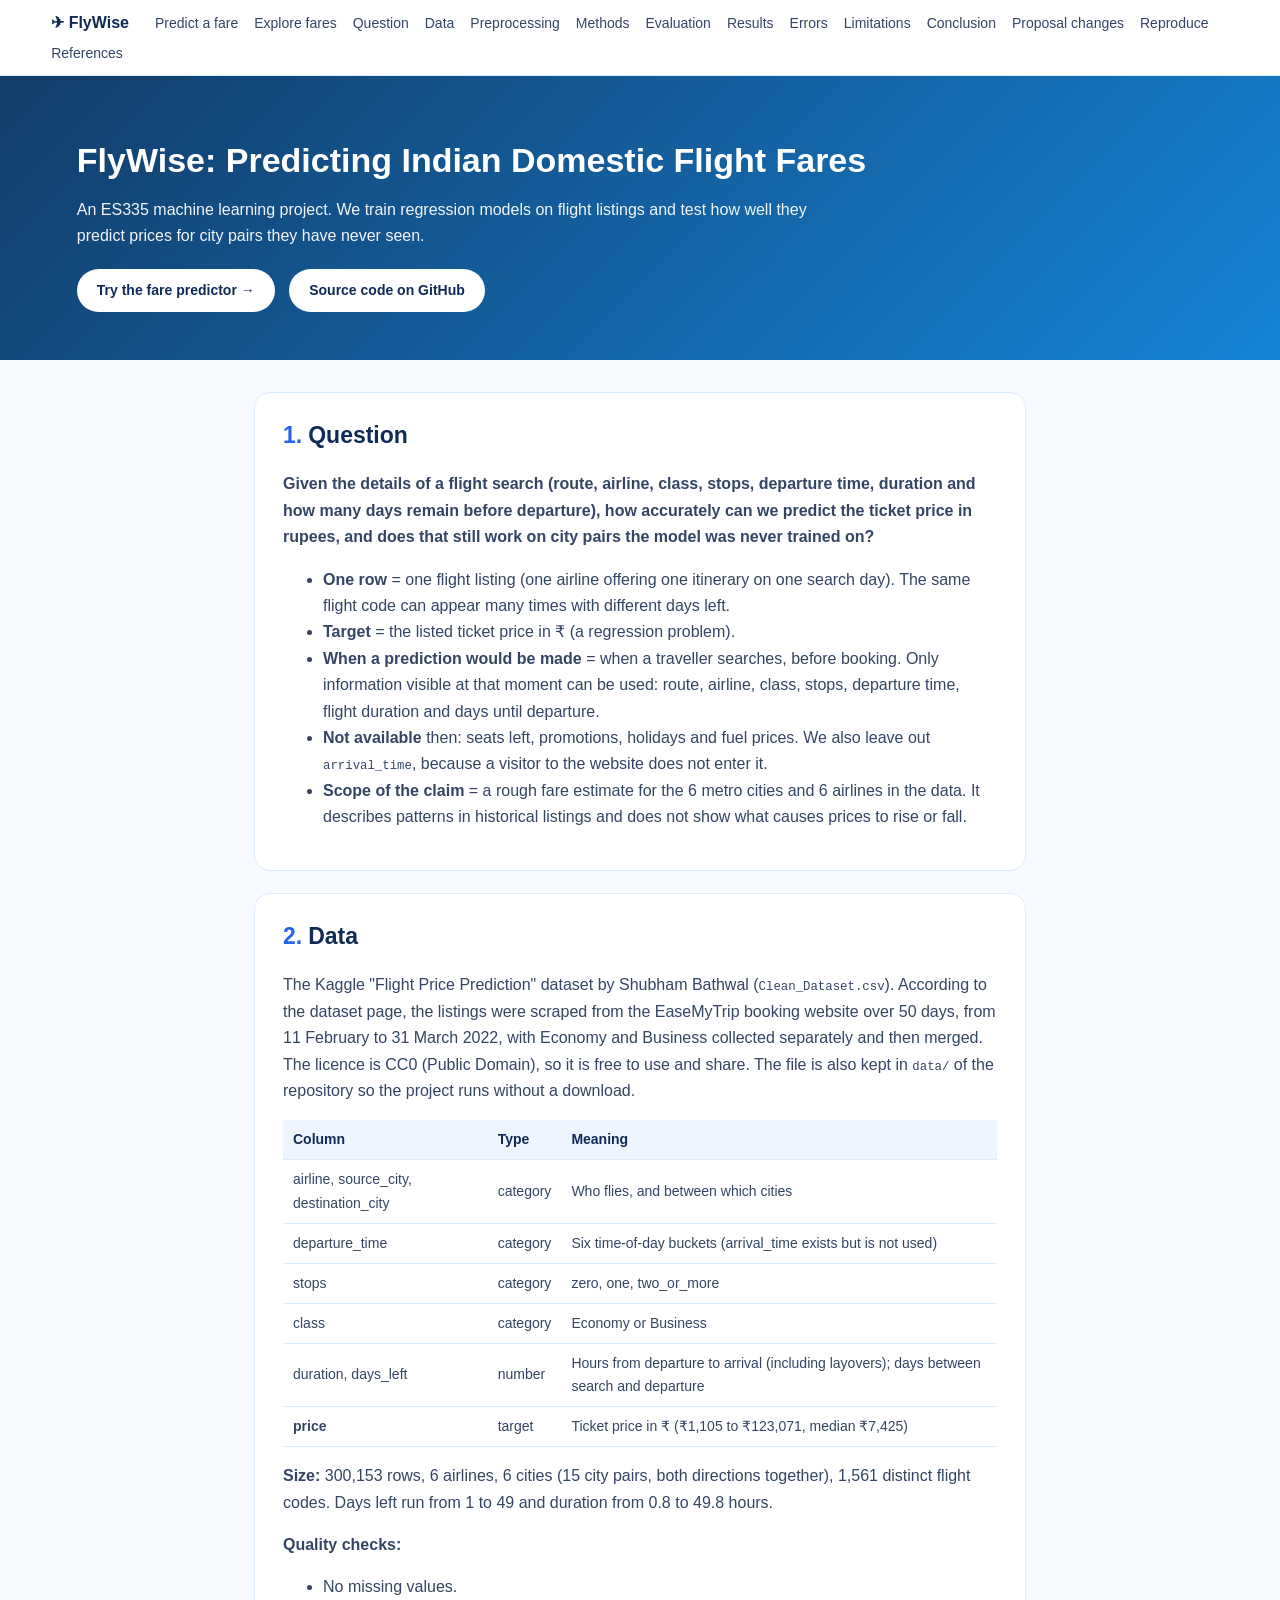
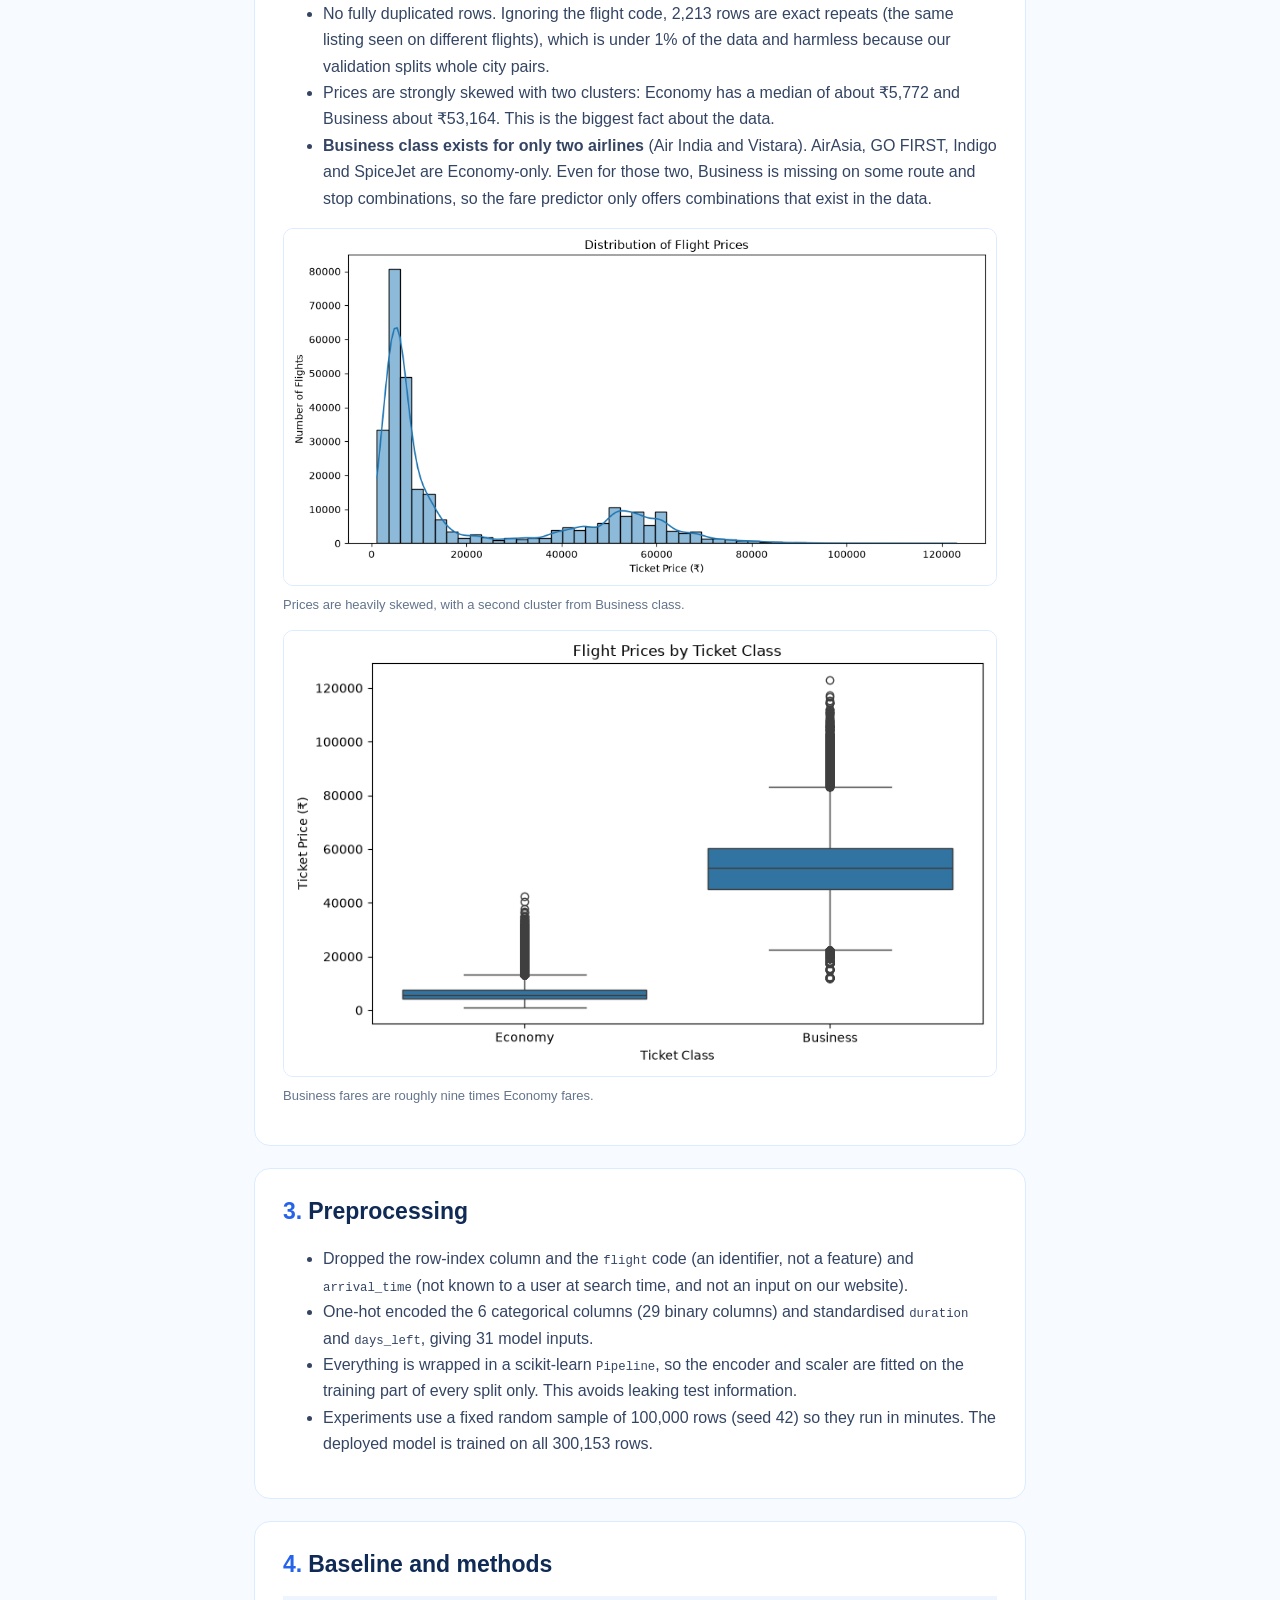
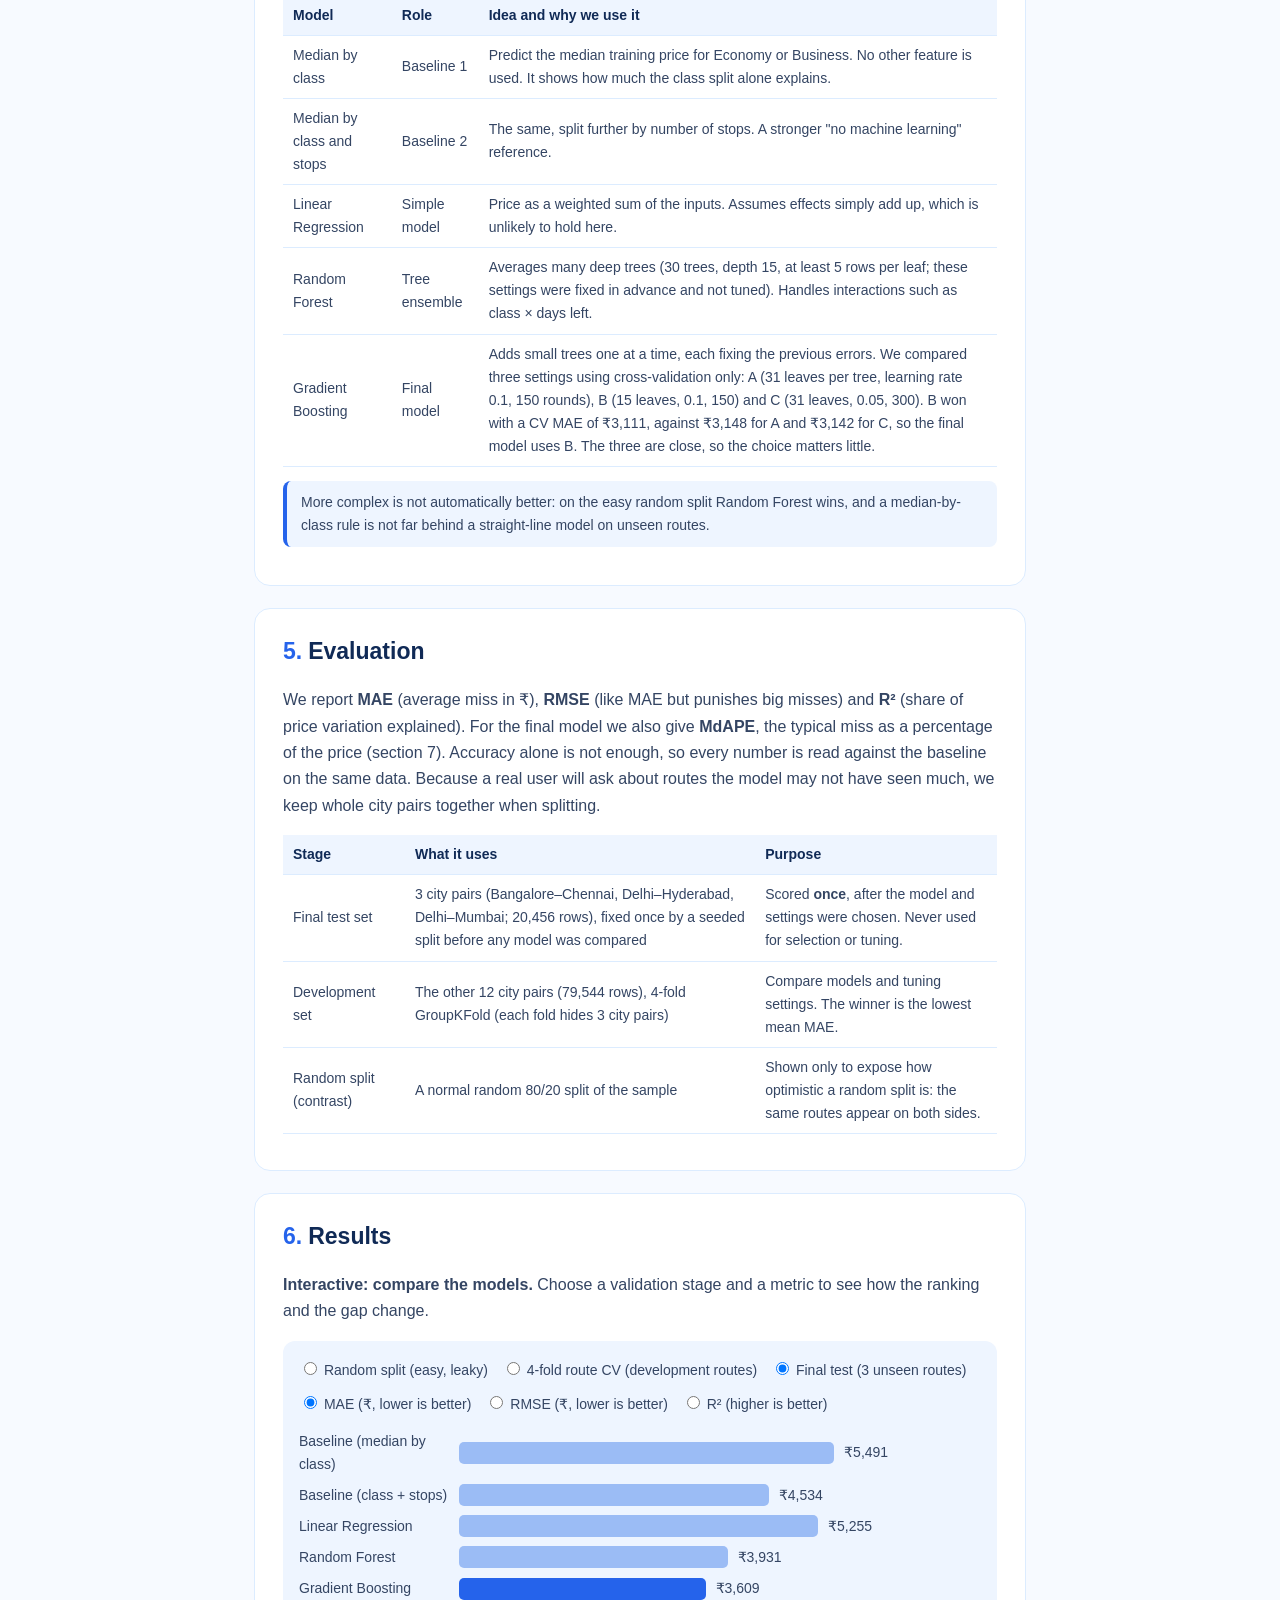
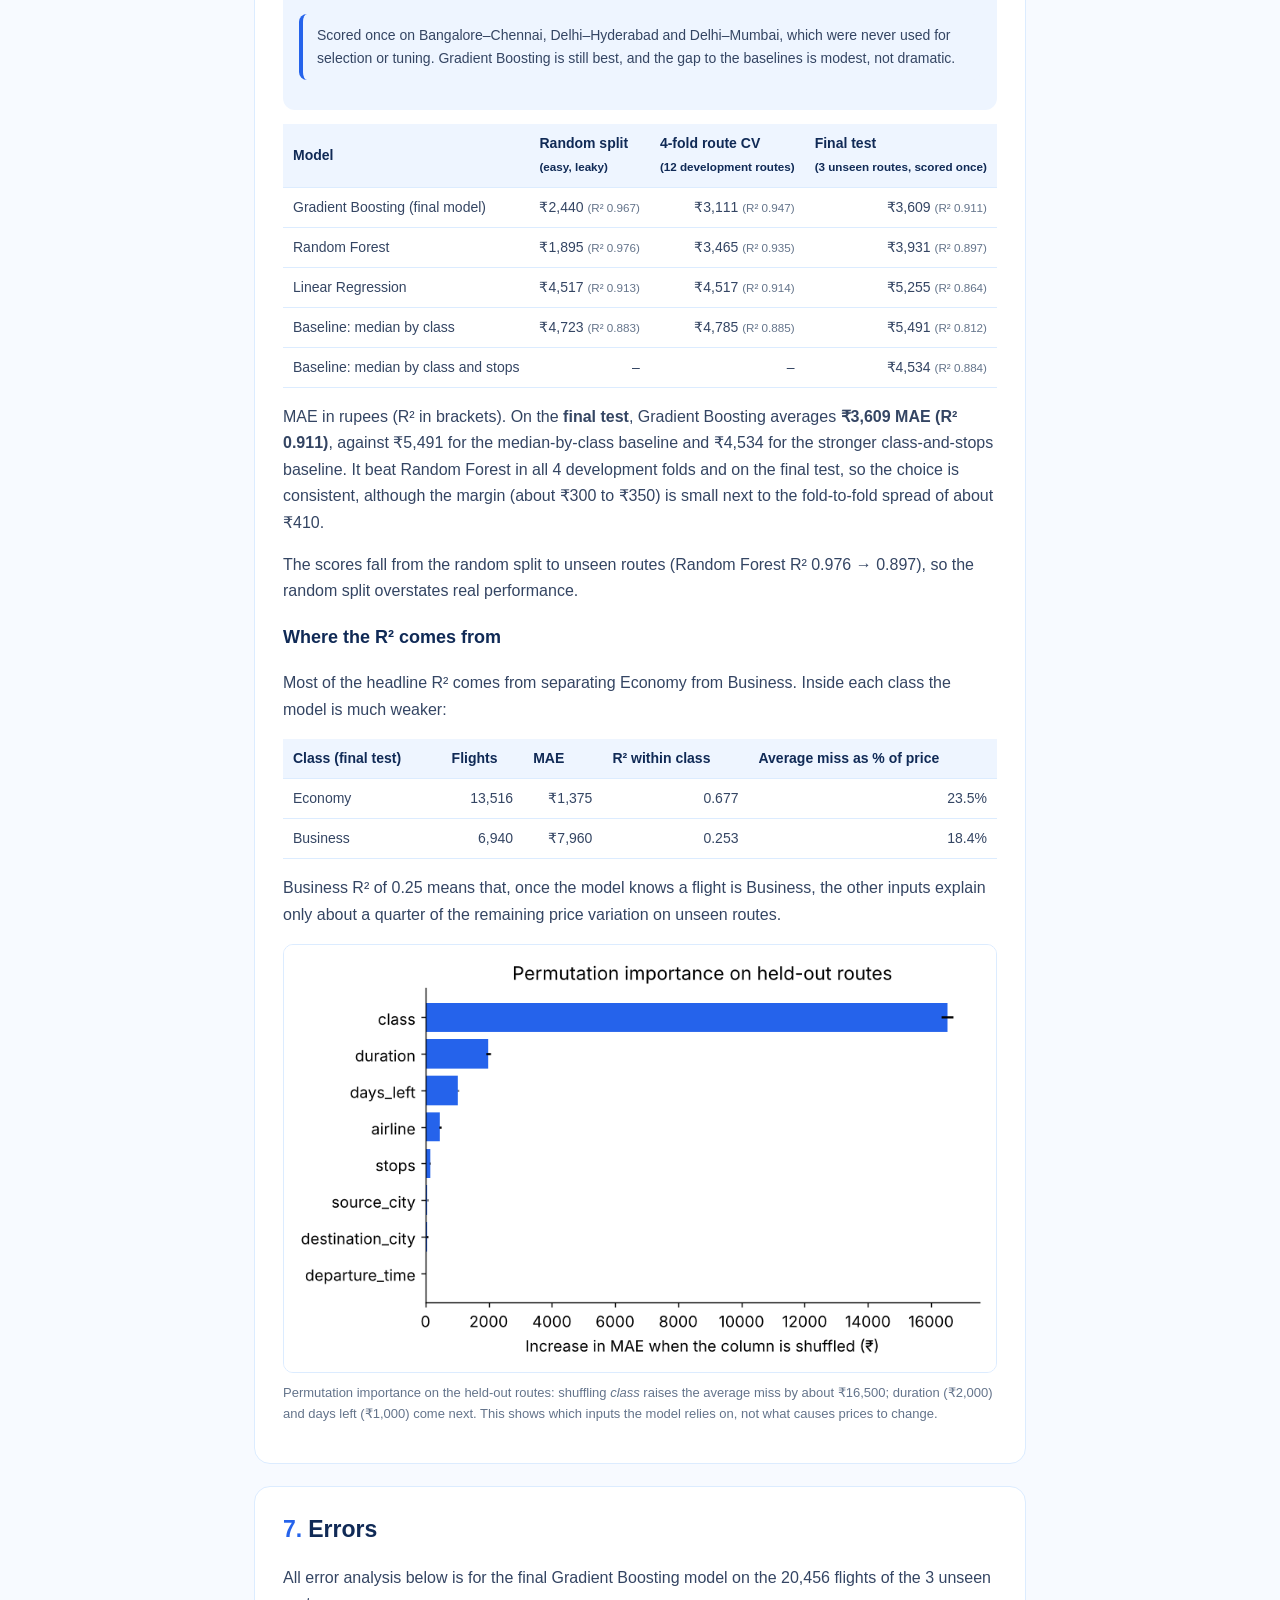
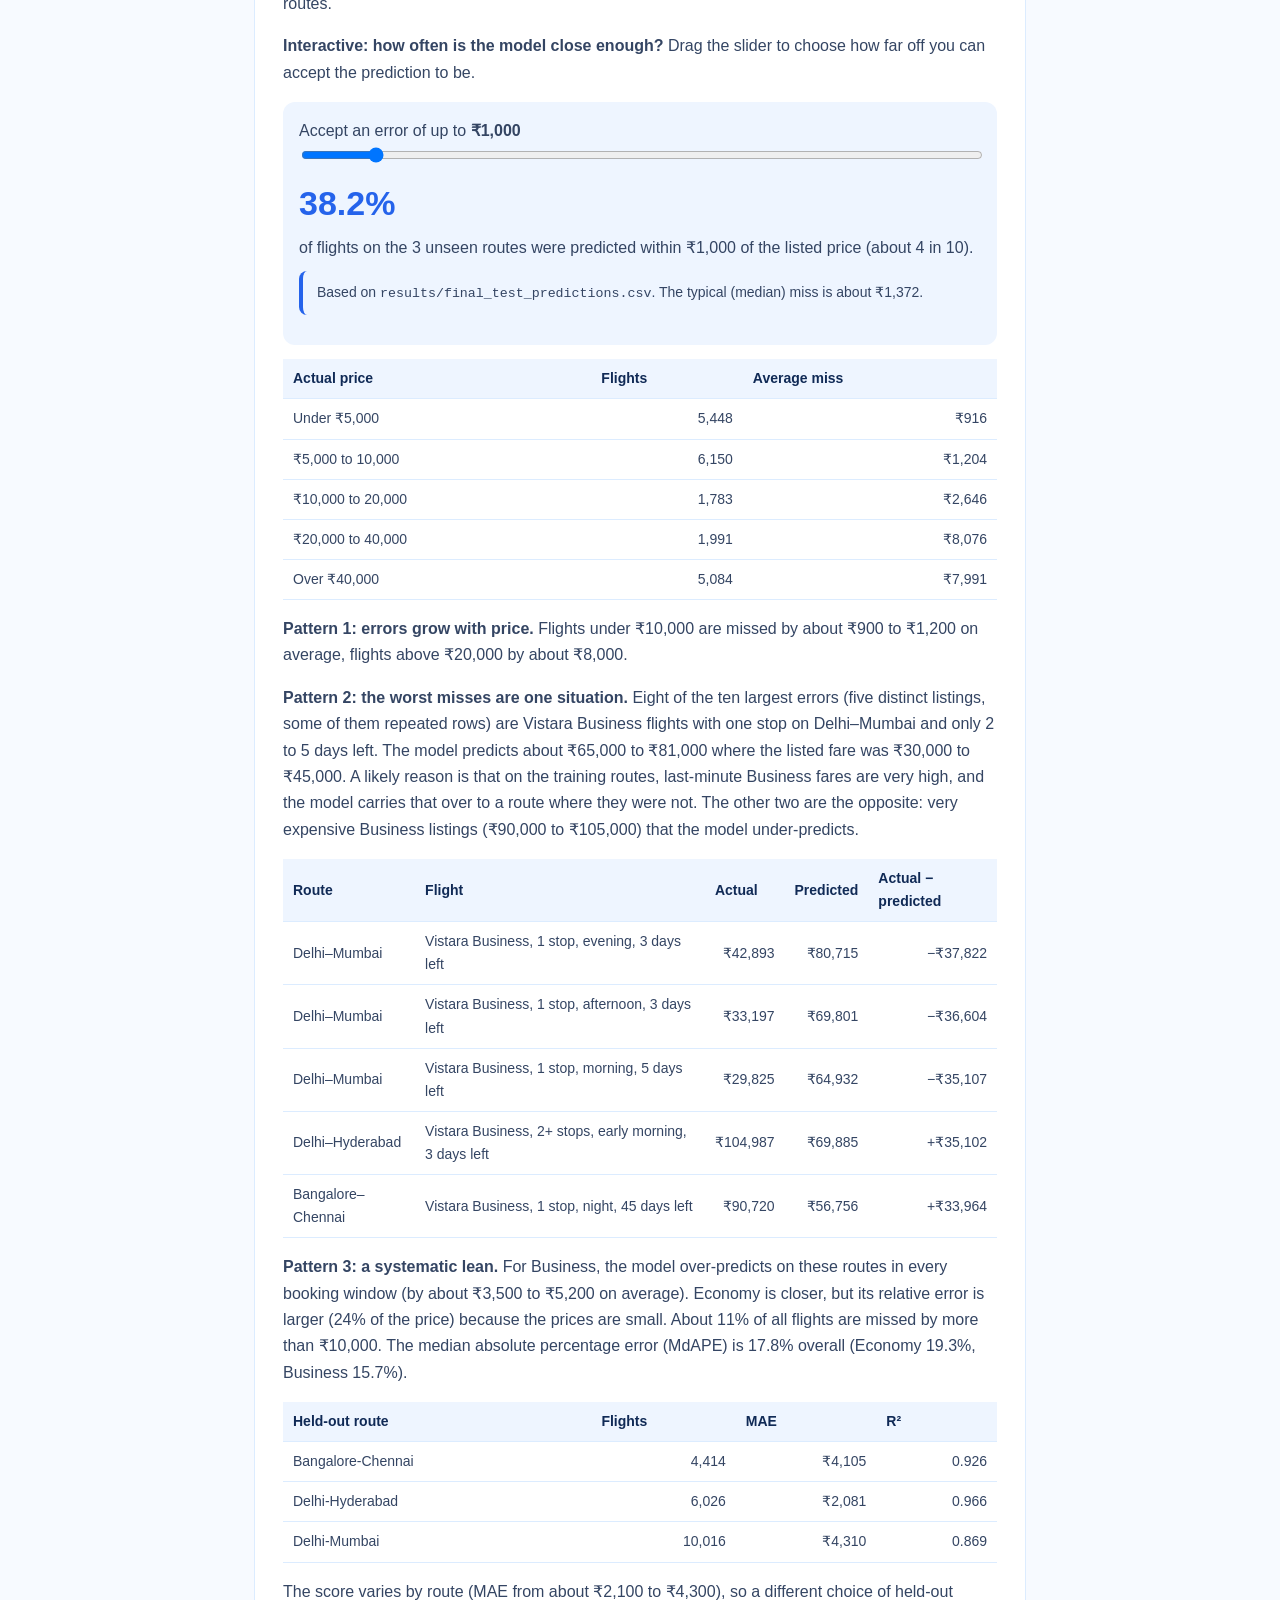
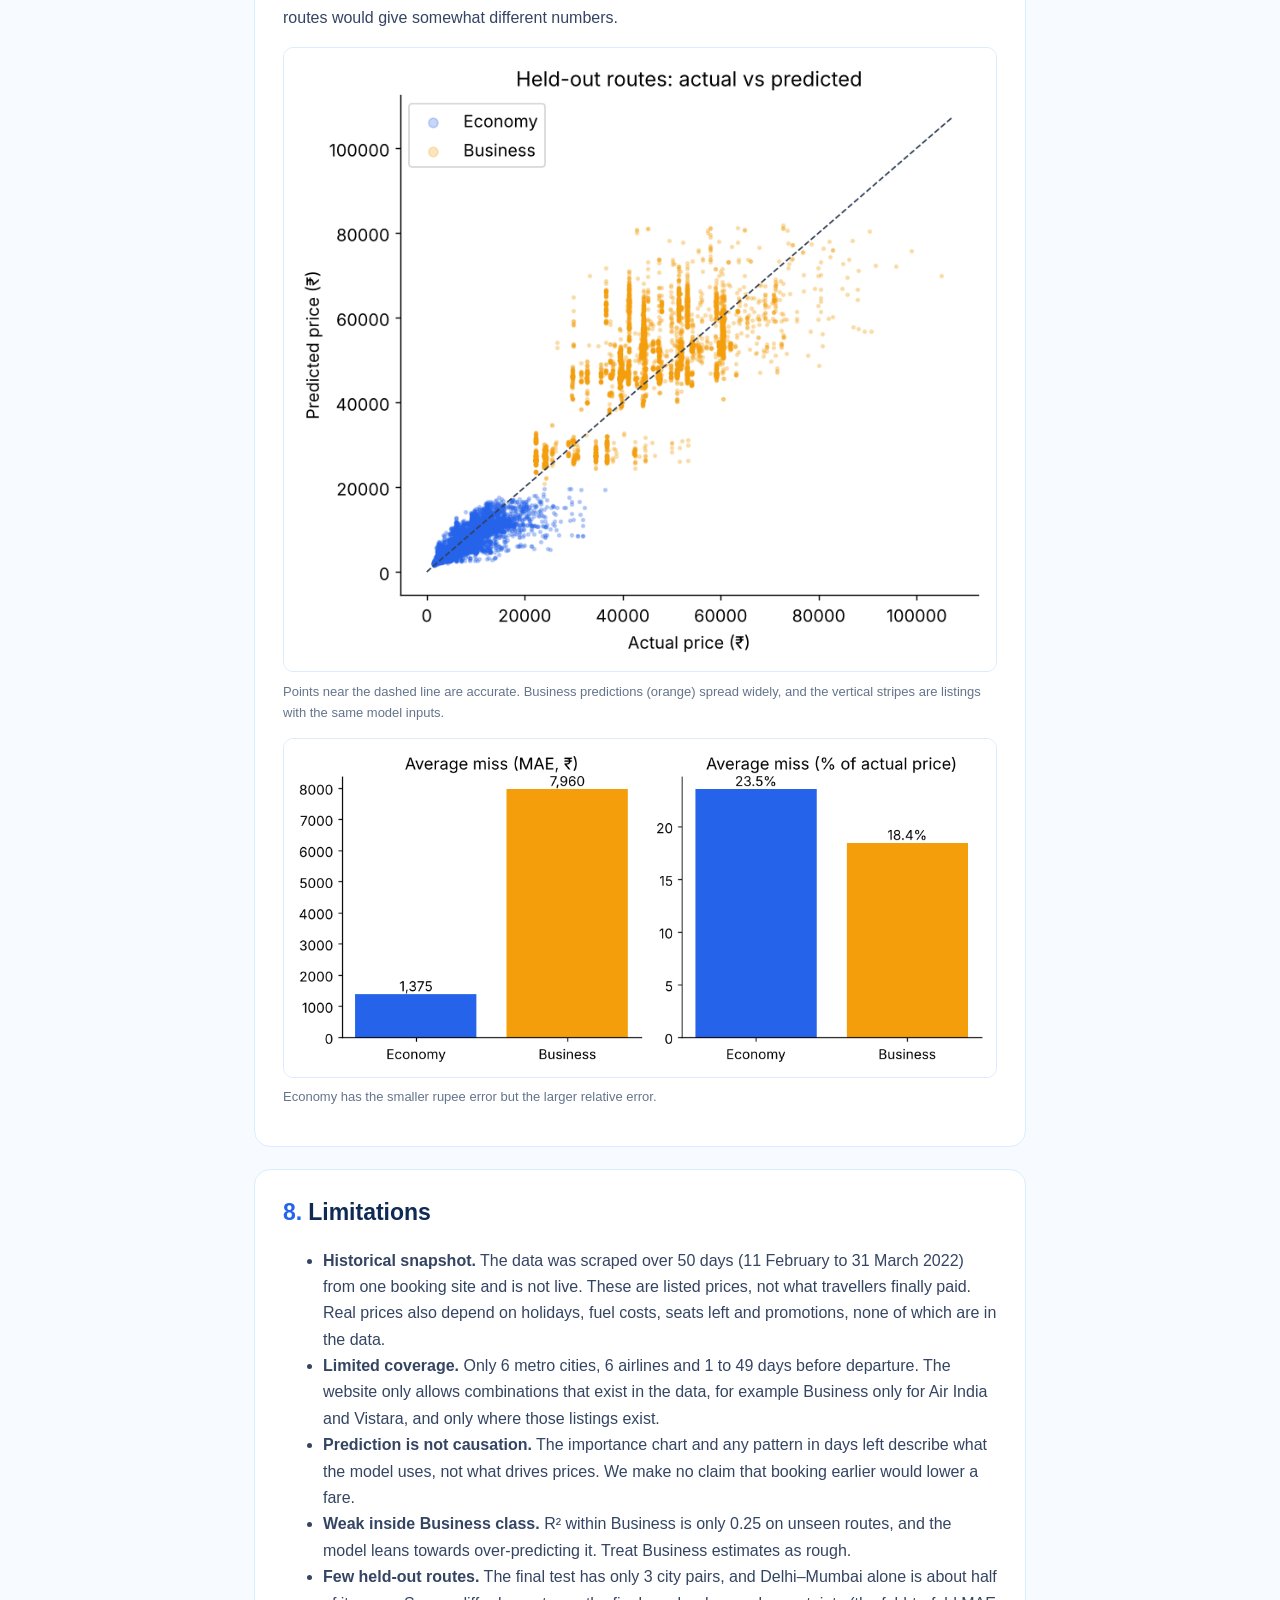
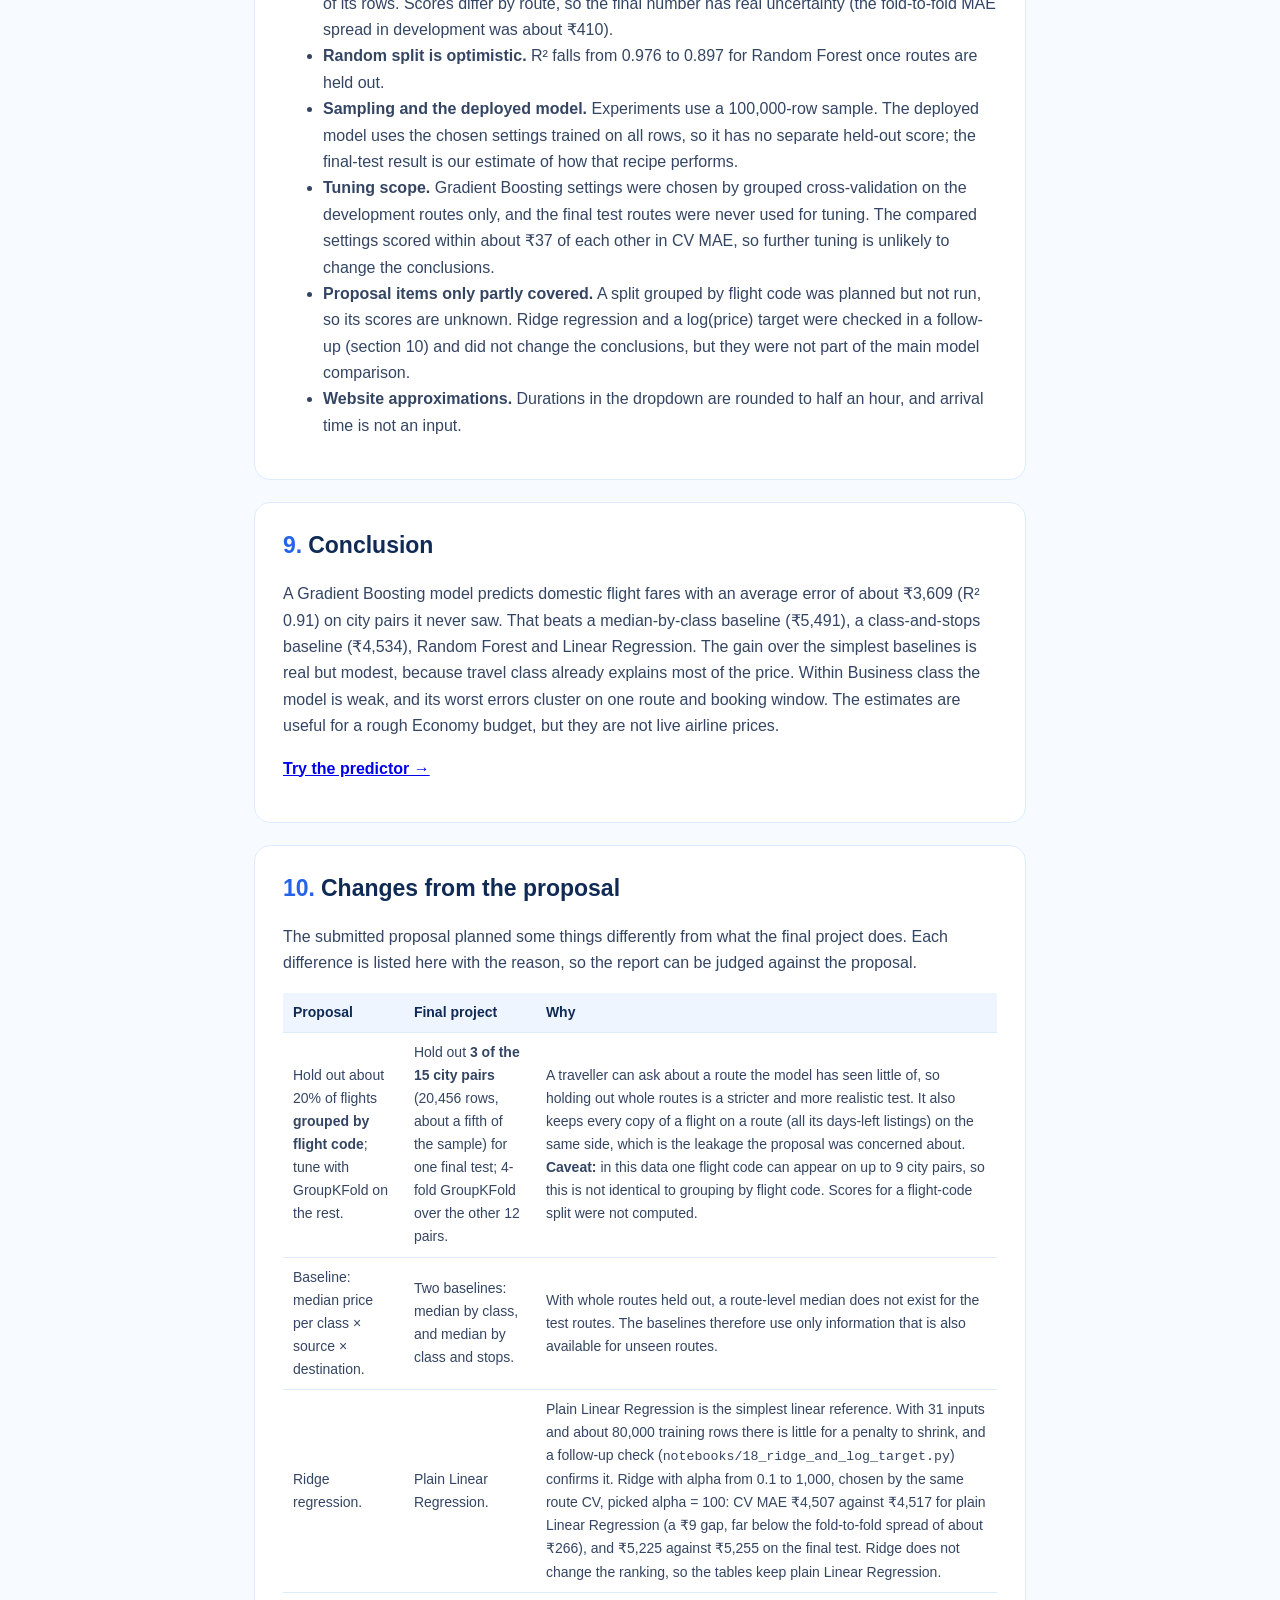
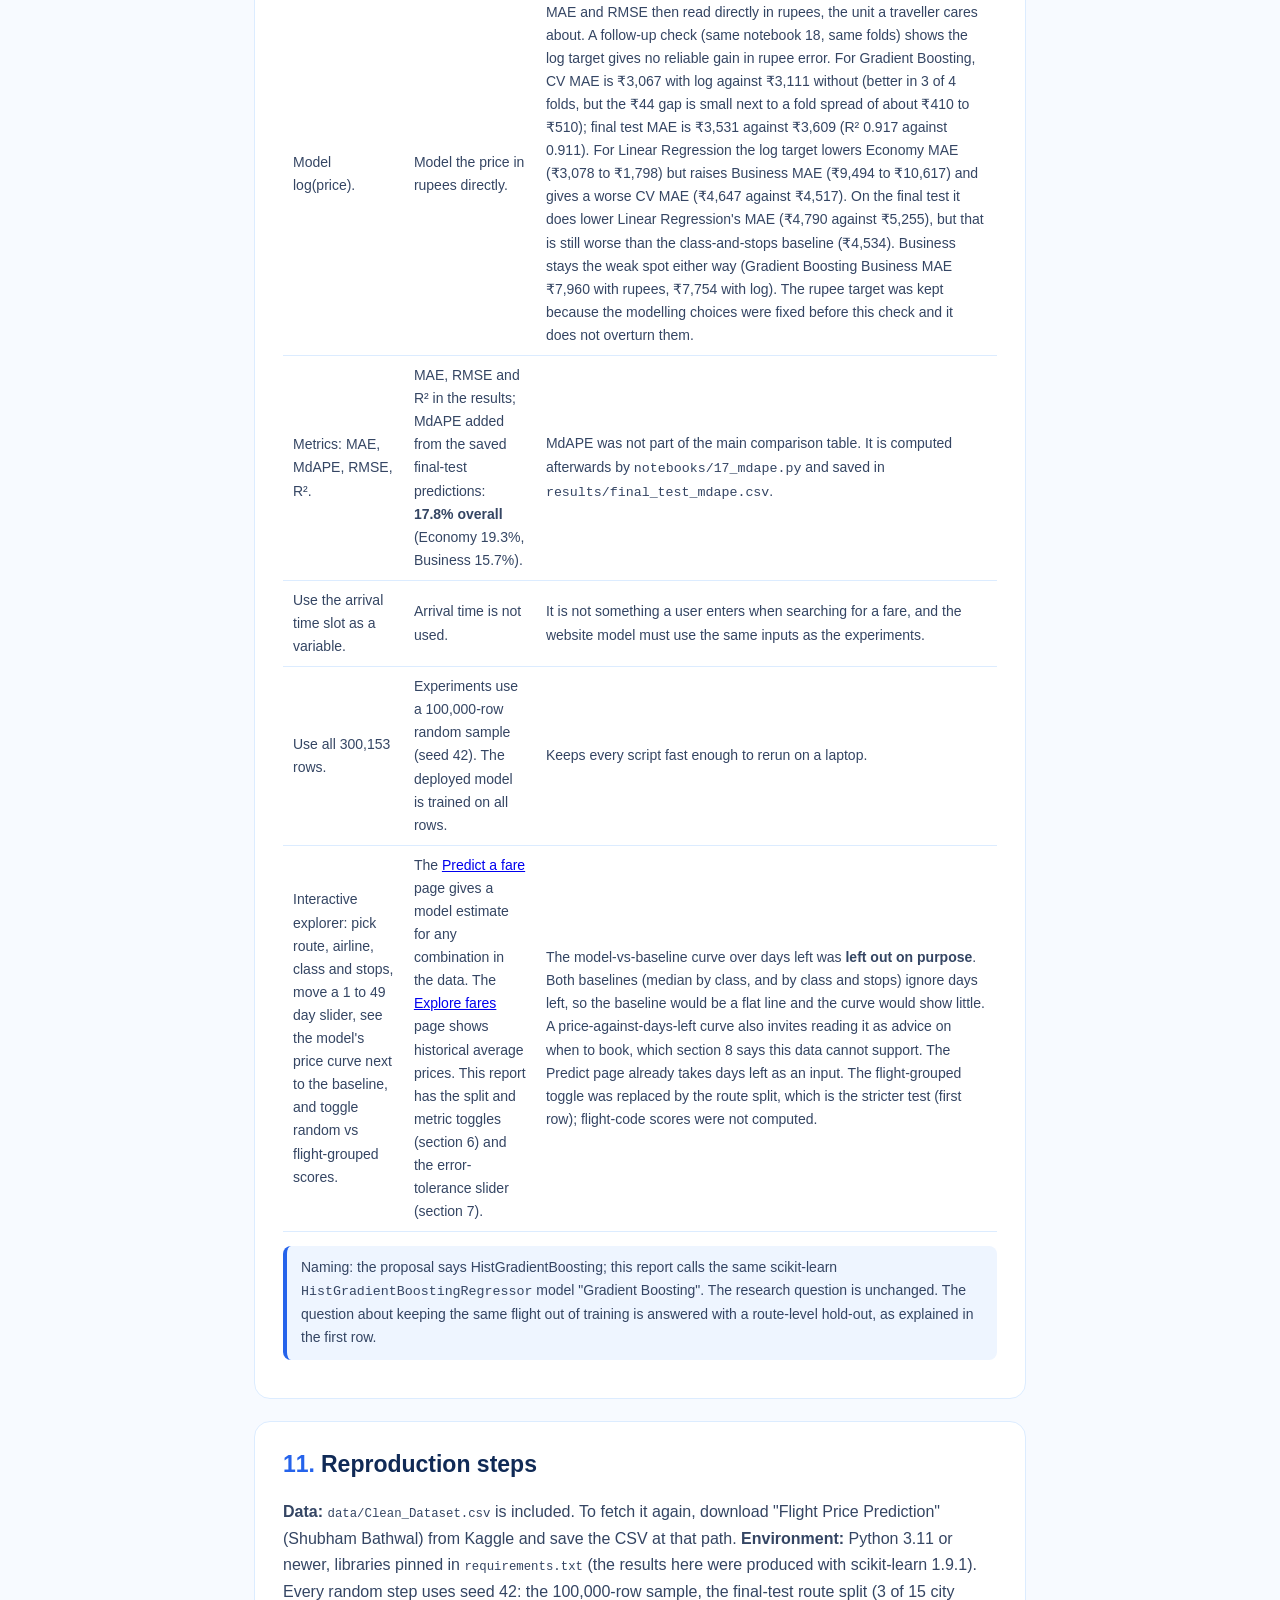
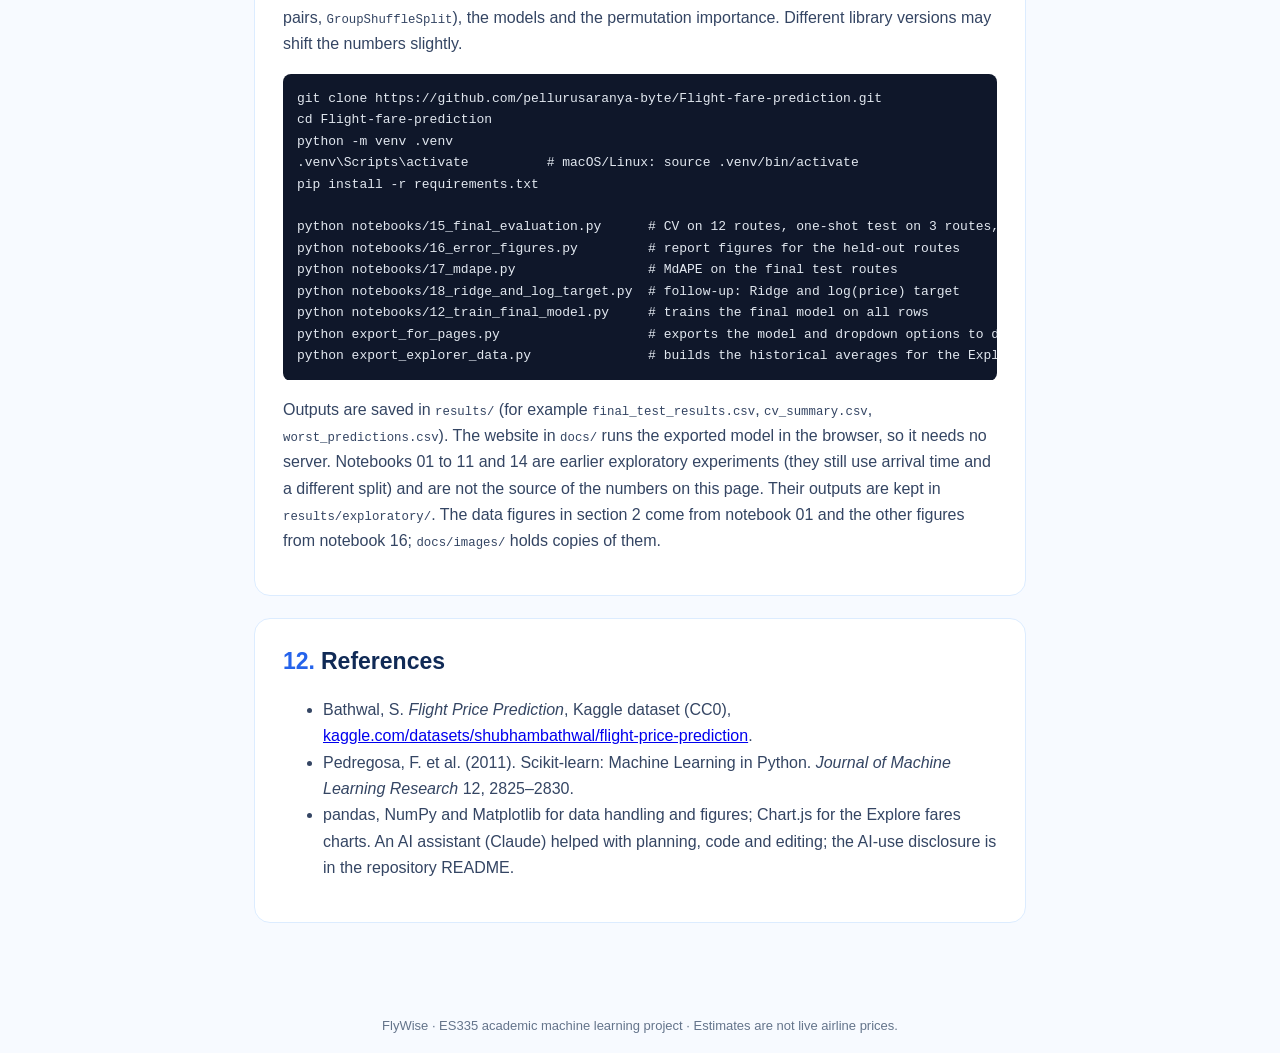
<file: docs/index (2).html>
<!DOCTYPE html>
<html lang="en">
<head>
<meta charset="UTF-8">
<meta name="viewport" content="width=device-width, initial-scale=1.0">
<title>FlyWise | Project Report</title>
<style>
:root{--ink:#102a56;--text:#344563;--muted:#64748b;--blue:#2563eb;--soft:#eef5ff;--line:#dcecff}
*{box-sizing:border-box}
html{scroll-behavior:smooth;scroll-padding-top:70px}
body{margin:0;font-family:Arial,Helvetica,sans-serif;color:var(--text);line-height:1.65;background:#f7faff}
nav{position:sticky;top:0;z-index:5;background:#fff;border-bottom:1px solid var(--line);padding:10px 4%;display:flex;flex-wrap:wrap;gap:6px 16px;align-items:center}
nav b{color:var(--ink);margin-right:10px}
nav a{color:var(--text);text-decoration:none;font-size:14px}
nav a:hover{color:var(--blue)}
header{background:linear-gradient(135deg,#123c69,#1684d6);color:#fff;padding:56px 6% 48px}
header h1{margin:0 0 8px;font-size:34px}
header p{margin:6px 0;max-width:780px;opacity:.95}
.btn{display:inline-block;margin:14px 10px 0 0;padding:10px 20px;border-radius:30px;background:#fff;color:var(--ink);text-decoration:none;font-weight:bold;font-size:14px}
main{max-width:900px;margin:auto;padding:10px 5% 50px}
section{background:#fff;border:1px solid var(--line);border-radius:16px;padding:24px 28px;margin:22px 0}
h2{color:var(--ink);margin:0 0 10px;font-size:23px}
h2 span{color:var(--blue);margin-right:6px}
table{border-collapse:collapse;width:100%;font-size:14px;margin:12px 0}
th,td{padding:8px 10px;border-bottom:1px solid var(--line);text-align:left}
th{background:var(--soft);color:var(--ink)}
pre{background:#0f172a;color:#e2e8f0;border-radius:8px;font-size:13px;padding:14px;overflow-x:auto}
code{background:none;color:inherit;padding:0;font-size:.95em}
img{max-width:100%;border:1px solid var(--line);border-radius:10px}
figure{margin:14px 0}
figcaption{font-size:13px;color:var(--muted)}
.note{background:var(--soft);border-left:4px solid var(--blue);padding:10px 14px;border-radius:8px;font-size:14px}
.demo{background:var(--soft);border-radius:12px;padding:16px;margin:14px 0}
.demo label{margin-right:14px;font-size:14px;cursor:pointer}
.row{display:flex;align-items:center;gap:10px;margin:8px 0;font-size:14px}
.row .nm{width:150px;flex:none}
.bar{height:22px;background:#9bbcf5;border-radius:5px;min-width:3px;transition:width .35s}
.row.best .bar{background:var(--blue)}
.big{font-size:34px;color:var(--blue);font-weight:bold;margin:4px 0}
input[type=range]{width:100%}
footer{text-align:center;color:var(--muted);font-size:13px;padding:20px}
.num{text-align:right;white-space:nowrap}
.warn{background:#fff7ed;border-left:4px solid #f59e0b;padding:10px 14px;border-radius:8px;font-size:14px}
td small{color:var(--muted)}
</style>
</head>
<body>
<nav>
<b>✈ FlyWise</b>
<a href="predict.html">Predict a fare</a><a href="explore.html">Explore fares</a>
<a href="#question">Question</a><a href="#data">Data</a><a href="#preprocessing">Preprocessing</a><a href="#methods">Methods</a><a href="#evaluation">Evaluation</a><a href="#results">Results</a><a href="#errors">Errors</a><a href="#limitations">Limitations</a><a href="#conclusion">Conclusion</a><a href="#changes">Proposal changes</a><a href="#reproduce">Reproduce</a><a href="#references">References</a>
</nav>

<header>
<h1>FlyWise: Predicting Indian Domestic Flight Fares</h1>
<p>An ES335 machine learning project. We train regression models on flight listings and test how well they predict prices for city pairs they have never seen.</p>
<a class="btn" href="predict.html">Try the fare predictor →</a>
<a class="btn" href="https://github.com/pellurusaranya-byte/Flight-fare-prediction">Source code on GitHub</a>
</header>

<main>

<section id="question">
<h2><span>1.</span>Question</h2>
<p><b>Given the details of a flight search (route, airline, class, stops, departure time, duration and how many days remain before departure), how accurately can we predict the ticket price in rupees, and does that still work on city pairs the model was never trained on?</b></p>
<ul>
<li><b>One row</b> = one flight listing (one airline offering one itinerary on one search day). The same flight code can appear many times with different days left.</li>
<li><b>Target</b> = the listed ticket price in ₹ (a regression problem).</li>
<li><b>When a prediction would be made</b> = when a traveller searches, before booking. Only information visible at that moment can be used: route, airline, class, stops, departure time, flight duration and days until departure.</li>
<li><b>Not available</b> then: seats left, promotions, holidays and fuel prices. We also leave out <code>arrival_time</code>, because a visitor to the website does not enter it.</li>
<li><b>Scope of the claim</b> = a rough fare estimate for the 6 metro cities and 6 airlines in the data. It describes patterns in historical listings and does not show what causes prices to rise or fall.</li>
</ul>
</section>

<section id="data">
<h2><span>2.</span>Data</h2>
<p>The Kaggle "Flight Price Prediction" dataset by Shubham Bathwal (<code>Clean_Dataset.csv</code>). According to the dataset page, the listings were scraped from the EaseMyTrip booking website over 50 days, from 11 February to 31 March 2022, with Economy and Business collected separately and then merged. The licence is CC0 (Public Domain), so it is free to use and share. The file is also kept in <code>data/</code> of the repository so the project runs without a download.</p>
<table>
<tr><th>Column</th><th>Type</th><th>Meaning</th></tr>
<tr><td>airline, source_city, destination_city</td><td>category</td><td>Who flies, and between which cities</td></tr>
<tr><td>departure_time</td><td>category</td><td>Six time-of-day buckets (arrival_time exists but is not used)</td></tr>
<tr><td>stops</td><td>category</td><td>zero, one, two_or_more</td></tr>
<tr><td>class</td><td>category</td><td>Economy or Business</td></tr>
<tr><td>duration, days_left</td><td>number</td><td>Hours from departure to arrival (including layovers); days between search and departure</td></tr>
<tr><td><b>price</b></td><td>target</td><td>Ticket price in ₹ (₹1,105 to ₹123,071, median ₹7,425)</td></tr>
</table>
<p><b>Size:</b> 300,153 rows, 6 airlines, 6 cities (15 city pairs, both directions together), 1,561 distinct flight codes. Days left run from 1 to 49 and duration from 0.8 to 49.8 hours.</p>
<p><b>Quality checks:</b></p>
<ul>
<li>No missing values.</li>
<li>No fully duplicated rows. Ignoring the flight code, 2,213 rows are exact repeats (the same listing seen on different flights), which is under 1% of the data and harmless because our validation splits whole city pairs.</li>
<li>Prices are strongly skewed with two clusters: Economy has a median of about ₹5,772 and Business about ₹53,164. This is the biggest fact about the data.</li>
<li><b>Business class exists for only two airlines</b> (Air India and Vistara). AirAsia, GO FIRST, Indigo and SpiceJet are Economy-only. Even for those two, Business is missing on some route and stop combinations, so the fare predictor only offers combinations that exist in the data.</li>
</ul>
<figure><img src="images/price_distribution.png" alt="Distribution of flight prices"><figcaption>Prices are heavily skewed, with a second cluster from Business class.</figcaption></figure>
<figure><img src="images/class_prices.png" alt="Price by travel class"><figcaption>Business fares are roughly nine times Economy fares.</figcaption></figure>
</section>

<section id="preprocessing">
<h2><span>3.</span>Preprocessing</h2>
<ul>
<li>Dropped the row-index column and the <code>flight</code> code (an identifier, not a feature) and <code>arrival_time</code> (not known to a user at search time, and not an input on our website).</li>
<li>One-hot encoded the 6 categorical columns (29 binary columns) and standardised <code>duration</code> and <code>days_left</code>, giving 31 model inputs.</li>
<li>Everything is wrapped in a scikit-learn <code>Pipeline</code>, so the encoder and scaler are fitted on the training part of every split only. This avoids leaking test information.</li>
<li>Experiments use a fixed random sample of 100,000 rows (seed 42) so they run in minutes. The deployed model is trained on all 300,153 rows.</li>
</ul>
</section>

<section id="methods">
<h2><span>4.</span>Baseline and methods</h2>
<table>
<tr><th>Model</th><th>Role</th><th>Idea and why we use it</th></tr>
<tr><td>Median by class</td><td>Baseline 1</td><td>Predict the median training price for Economy or Business. No other feature is used. It shows how much the class split alone explains.</td></tr>
<tr><td>Median by class and stops</td><td>Baseline 2</td><td>The same, split further by number of stops. A stronger "no machine learning" reference.</td></tr>
<tr><td>Linear Regression</td><td>Simple model</td><td>Price as a weighted sum of the inputs. Assumes effects simply add up, which is unlikely to hold here.</td></tr>
<tr><td>Random Forest</td><td>Tree ensemble</td><td>Averages many deep trees (30 trees, depth 15, at least 5 rows per leaf; these settings were fixed in advance and not tuned). Handles interactions such as class × days left.</td></tr>
<tr><td>Gradient Boosting</td><td>Final model</td><td>Adds small trees one at a time, each fixing the previous errors. We compared three settings using cross-validation only: A (31 leaves per tree, learning rate 0.1, 150 rounds), B (15 leaves, 0.1, 150) and C (31 leaves, 0.05, 300). B won with a CV MAE of ₹3,111, against ₹3,148 for A and ₹3,142 for C, so the final model uses B. The three are close, so the choice matters little.</td></tr>
</table>
<p class="note">More complex is not automatically better: on the easy random split Random Forest wins, and a median-by-class rule is not far behind a straight-line model on unseen routes.</p>
</section>

<section id="evaluation">
<h2><span>5.</span>Evaluation</h2>
<p>We report <b>MAE</b> (average miss in ₹), <b>RMSE</b> (like MAE but punishes big misses) and <b>R²</b> (share of price variation explained). For the final model we also give <b>MdAPE</b>, the typical miss as a percentage of the price (section 7). Accuracy alone is not enough, so every number is read against the baseline on the same data. Because a real user will ask about routes the model may not have seen much, we keep whole city pairs together when splitting.</p>
<table>
<tr><th>Stage</th><th>What it uses</th><th>Purpose</th></tr>
<tr><td>Final test set</td><td>3 city pairs (Bangalore–Chennai, Delhi–Hyderabad, Delhi–Mumbai; 20,456 rows), fixed once by a seeded split before any model was compared</td><td>Scored <b>once</b>, after the model and settings were chosen. Never used for selection or tuning.</td></tr>
<tr><td>Development set</td><td>The other 12 city pairs (79,544 rows), 4-fold GroupKFold (each fold hides 3 city pairs)</td><td>Compare models and tuning settings. The winner is the lowest mean MAE.</td></tr>
<tr><td>Random split (contrast)</td><td>A normal random 80/20 split of the sample</td><td>Shown only to expose how optimistic a random split is: the same routes appear on both sides.</td></tr>
</table>
</section>

<section id="results">
<h2><span>6.</span>Results</h2>
<p><b>Interactive: compare the models.</b> Choose a validation stage and a metric to see how the ranking and the gap change.</p>
<div class="demo">
<div id="setup-opts"></div>
<div style="margin:8px 0 12px" id="metric-opts"></div>
<div id="bars"></div>
<p class="note" id="caption"></p>
</div>
<table>
<tr><th>Model</th><th>Random split<br><small>(easy, leaky)</small></th><th>4-fold route CV<br><small>(12 development routes)</small></th><th>Final test<br><small>(3 unseen routes, scored once)</small></th></tr>
<tr><td>Gradient Boosting (final model)</td><td class='num'>₹2,440 <small>(R² 0.967)</small></td><td class='num'>₹3,111 <small>(R² 0.947)</small></td><td class='num'>₹3,609 <small>(R² 0.911)</small></td></tr>
<tr><td>Random Forest</td><td class='num'>₹1,895 <small>(R² 0.976)</small></td><td class='num'>₹3,465 <small>(R² 0.935)</small></td><td class='num'>₹3,931 <small>(R² 0.897)</small></td></tr>
<tr><td>Linear Regression</td><td class='num'>₹4,517 <small>(R² 0.913)</small></td><td class='num'>₹4,517 <small>(R² 0.914)</small></td><td class='num'>₹5,255 <small>(R² 0.864)</small></td></tr>
<tr><td>Baseline: median by class</td><td class='num'>₹4,723 <small>(R² 0.883)</small></td><td class='num'>₹4,785 <small>(R² 0.885)</small></td><td class='num'>₹5,491 <small>(R² 0.812)</small></td></tr>
<tr><td>Baseline: median by class and stops</td><td class='num'>–</td><td class='num'>–</td><td class='num'>₹4,534 <small>(R² 0.884)</small></td></tr>
</table>
<p>MAE in rupees (R² in brackets). On the <b>final test</b>, Gradient Boosting averages <b>₹3,609 MAE (R² 0.911)</b>, against ₹5,491 for the median-by-class baseline and ₹4,534 for the stronger class-and-stops baseline. It beat Random Forest in all 4 development folds and on the final test, so the choice is consistent, although the margin (about ₹300 to ₹350) is small next to the fold-to-fold spread of about ₹410.</p>
<p>The scores fall from the random split to unseen routes (Random Forest R² 0.976 → 0.897), so the random split overstates real performance.</p>
<h3 style="color:var(--ink);font-size:18px">Where the R² comes from</h3>
<p>Most of the headline R² comes from separating Economy from Business. Inside each class the model is much weaker:</p>
<table>
<tr><th>Class (final test)</th><th>Flights</th><th>MAE</th><th>R² within class</th><th>Average miss as % of price</th></tr>
<tr><td>Economy</td><td class="num">13,516</td><td class="num">₹1,375</td><td class="num">0.677</td><td class="num">23.5%</td></tr>
<tr><td>Business</td><td class="num">6,940</td><td class="num">₹7,960</td><td class="num">0.253</td><td class="num">18.4%</td></tr>
</table>
<p>Business R² of 0.25 means that, once the model knows a flight is Business, the other inputs explain only about a quarter of the remaining price variation on unseen routes.</p>
<figure><img src="images/feature_importance.png" alt="Permutation importance on held-out routes"><figcaption>Permutation importance on the held-out routes: shuffling <i>class</i> raises the average miss by about ₹16,500; duration (₹2,000) and days left (₹1,000) come next. This shows which inputs the model relies on, not what causes prices to change.</figcaption></figure>
</section>

<section id="errors">
<h2><span>7.</span>Errors</h2>
<p>All error analysis below is for the final Gradient Boosting model on the 20,456 flights of the 3 unseen routes.</p>
<p><b>Interactive: how often is the model close enough?</b> Drag the slider to choose how far off you can accept the prediction to be.</p>
<div class="demo">
<div>Accept an error of up to <b id="tol">₹1,000</b></div>
<input type="range" id="slider" min="0" max="40" value="4">
<div class="big" id="pct"></div>
<div id="pct-text"></div>
<p class="note" style="margin-top:10px">Based on <code>results/final_test_predictions.csv</code>. The typical (median) miss is about ₹1,372.</p>
</div>
<table>
<tr><th>Actual price</th><th>Flights</th><th>Average miss</th></tr>
<tr><td>Under ₹5,000</td><td class='num'>5,448</td><td class='num'>₹916</td></tr><tr><td>₹5,000 to 10,000</td><td class='num'>6,150</td><td class='num'>₹1,204</td></tr><tr><td>₹10,000 to 20,000</td><td class='num'>1,783</td><td class='num'>₹2,646</td></tr><tr><td>₹20,000 to 40,000</td><td class='num'>1,991</td><td class='num'>₹8,076</td></tr><tr><td>Over ₹40,000</td><td class='num'>5,084</td><td class='num'>₹7,991</td></tr></table>
<p><b>Pattern 1: errors grow with price.</b> Flights under ₹10,000 are missed by about ₹900 to ₹1,200 on average, flights above ₹20,000 by about ₹8,000.</p>
<p><b>Pattern 2: the worst misses are one situation.</b> Eight of the ten largest errors (five distinct listings, some of them repeated rows) are Vistara Business flights with one stop on Delhi–Mumbai and only 2 to 5 days left. The model predicts about ₹65,000 to ₹81,000 where the listed fare was ₹30,000 to ₹45,000. A likely reason is that on the training routes, last-minute Business fares are very high, and the model carries that over to a route where they were not. The other two are the opposite: very expensive Business listings (₹90,000 to ₹105,000) that the model under-predicts.</p>
<table>
<tr><th>Route</th><th>Flight</th><th>Actual</th><th>Predicted</th><th>Actual − predicted</th></tr>
<tr><td>Delhi–Mumbai</td><td>Vistara Business, 1 stop, evening, 3 days left</td><td class='num'>₹42,893</td><td class='num'>₹80,715</td><td class='num'>−₹37,822</td></tr><tr><td>Delhi–Mumbai</td><td>Vistara Business, 1 stop, afternoon, 3 days left</td><td class='num'>₹33,197</td><td class='num'>₹69,801</td><td class='num'>−₹36,604</td></tr><tr><td>Delhi–Mumbai</td><td>Vistara Business, 1 stop, morning, 5 days left</td><td class='num'>₹29,825</td><td class='num'>₹64,932</td><td class='num'>−₹35,107</td></tr><tr><td>Delhi–Hyderabad</td><td>Vistara Business, 2+ stops, early morning, 3 days left</td><td class='num'>₹104,987</td><td class='num'>₹69,885</td><td class='num'>+₹35,102</td></tr><tr><td>Bangalore–Chennai</td><td>Vistara Business, 1 stop, night, 45 days left</td><td class='num'>₹90,720</td><td class='num'>₹56,756</td><td class='num'>+₹33,964</td></tr>
</table>
<p><b>Pattern 3: a systematic lean.</b> For Business, the model over-predicts on these routes in every booking window (by about ₹3,500 to ₹5,200 on average). Economy is closer, but its relative error is larger (24% of the price) because the prices are small. About 11% of all flights are missed by more than ₹10,000. The median absolute percentage error (MdAPE) is 17.8% overall (Economy 19.3%, Business 15.7%).</p>
<table>
<tr><th>Held-out route</th><th>Flights</th><th>MAE</th><th>R²</th></tr>
<tr><td>Bangalore-Chennai</td><td class='num'>4,414</td><td class='num'>₹4,105</td><td class='num'>0.926</td></tr><tr><td>Delhi-Hyderabad</td><td class='num'>6,026</td><td class='num'>₹2,081</td><td class='num'>0.966</td></tr><tr><td>Delhi-Mumbai</td><td class='num'>10,016</td><td class='num'>₹4,310</td><td class='num'>0.869</td></tr></table>
<p>The score varies by route (MAE from about ₹2,100 to ₹4,300), so a different choice of held-out routes would give somewhat different numbers.</p>
<figure><img src="images/actual_vs_predicted.png" alt="Actual vs predicted prices on held-out routes"><figcaption>Points near the dashed line are accurate. Business predictions (orange) spread widely, and the vertical stripes are listings with the same model inputs.</figcaption></figure>
<figure><img src="images/class_wise_errors.png" alt="Errors by class"><figcaption>Economy has the smaller rupee error but the larger relative error.</figcaption></figure>
</section>

<section id="limitations">
<h2><span>8.</span>Limitations</h2>
<ul>
<li><b>Historical snapshot.</b> The data was scraped over 50 days (11 February to 31 March 2022) from one booking site and is not live. These are listed prices, not what travellers finally paid. Real prices also depend on holidays, fuel costs, seats left and promotions, none of which are in the data.</li>
<li><b>Limited coverage.</b> Only 6 metro cities, 6 airlines and 1 to 49 days before departure. The website only allows combinations that exist in the data, for example Business only for Air India and Vistara, and only where those listings exist.</li>
<li><b>Prediction is not causation.</b> The importance chart and any pattern in days left describe what the model uses, not what drives prices. We make no claim that booking earlier would lower a fare.</li>
<li><b>Weak inside Business class.</b> R² within Business is only 0.25 on unseen routes, and the model leans towards over-predicting it. Treat Business estimates as rough.</li>
<li><b>Few held-out routes.</b> The final test has only 3 city pairs, and Delhi–Mumbai alone is about half of its rows. Scores differ by route, so the final number has real uncertainty (the fold-to-fold MAE spread in development was about ₹410).</li>
<li><b>Random split is optimistic.</b> R² falls from 0.976 to 0.897 for Random Forest once routes are held out.</li>
<li><b>Sampling and the deployed model.</b> Experiments use a 100,000-row sample. The deployed model uses the chosen settings trained on all rows, so it has no separate held-out score; the final-test result is our estimate of how that recipe performs.</li>
<li><b>Tuning scope.</b> Gradient Boosting settings were chosen by grouped cross-validation on the development routes only, and the final test routes were never used for tuning. The compared settings scored within about ₹37 of each other in CV MAE, so further tuning is unlikely to change the conclusions.</li>
<li><b>Proposal items only partly covered.</b> A split grouped by flight code was planned but not run, so its scores are unknown. Ridge regression and a log(price) target were checked in a follow-up (section 10) and did not change the conclusions, but they were not part of the main model comparison.</li>
<li><b>Website approximations.</b> Durations in the dropdown are rounded to half an hour, and arrival time is not an input.</li>
</ul>
</section>

<section id="conclusion">
<h2><span>9.</span>Conclusion</h2>
<p>A Gradient Boosting model predicts domestic flight fares with an average error of about ₹3,609 (R² 0.91) on city pairs it never saw. That beats a median-by-class baseline (₹5,491), a class-and-stops baseline (₹4,534), Random Forest and Linear Regression. The gain over the simplest baselines is real but modest, because travel class already explains most of the price. Within Business class the model is weak, and its worst errors cluster on one route and booking window. The estimates are useful for a rough Economy budget, but they are not live airline prices.</p>
<p><a href="predict.html"><b>Try the predictor →</b></a></p>
</section>

<section id="changes">
<h2><span>10.</span>Changes from the proposal</h2>
<p>The submitted proposal planned some things differently from what the final project does. Each difference is listed here with the reason, so the report can be judged against the proposal.</p>
<table>
<tr><th>Proposal</th><th>Final project</th><th>Why</th></tr>
<tr><td>Hold out about 20% of flights <b>grouped by flight code</b>; tune with GroupKFold on the rest.</td><td>Hold out <b>3 of the 15 city pairs</b> (20,456 rows, about a fifth of the sample) for one final test; 4-fold GroupKFold over the other 12 pairs.</td><td>A traveller can ask about a route the model has seen little of, so holding out whole routes is a stricter and more realistic test. It also keeps every copy of a flight on a route (all its days-left listings) on the same side, which is the leakage the proposal was concerned about. <b>Caveat:</b> in this data one flight code can appear on up to 9 city pairs, so this is not identical to grouping by flight code. Scores for a flight-code split were not computed.</td></tr>
<tr><td>Baseline: median price per class × source × destination.</td><td>Two baselines: median by class, and median by class and stops.</td><td>With whole routes held out, a route-level median does not exist for the test routes. The baselines therefore use only information that is also available for unseen routes.</td></tr>
<tr><td>Ridge regression.</td><td>Plain Linear Regression.</td><td>Plain Linear Regression is the simplest linear reference. With 31 inputs and about 80,000 training rows there is little for a penalty to shrink, and a follow-up check (<code>notebooks/18_ridge_and_log_target.py</code>) confirms it. Ridge with alpha from 0.1 to 1,000, chosen by the same route CV, picked alpha = 100: CV MAE ₹4,507 against ₹4,517 for plain Linear Regression (a ₹9 gap, far below the fold-to-fold spread of about ₹266), and ₹5,225 against ₹5,255 on the final test. Ridge does not change the ranking, so the tables keep plain Linear Regression.</td></tr>
<tr><td>Model log(price).</td><td>Model the price in rupees directly.</td><td>MAE and RMSE then read directly in rupees, the unit a traveller cares about. A follow-up check (same notebook 18, same folds) shows the log target gives no reliable gain in rupee error. For Gradient Boosting, CV MAE is ₹3,067 with log against ₹3,111 without (better in 3 of 4 folds, but the ₹44 gap is small next to a fold spread of about ₹410 to ₹510); final test MAE is ₹3,531 against ₹3,609 (R² 0.917 against 0.911). For Linear Regression the log target lowers Economy MAE (₹3,078 to ₹1,798) but raises Business MAE (₹9,494 to ₹10,617) and gives a worse CV MAE (₹4,647 against ₹4,517). On the final test it does lower Linear Regression's MAE (₹4,790 against ₹5,255), but that is still worse than the class-and-stops baseline (₹4,534). Business stays the weak spot either way (Gradient Boosting Business MAE ₹7,960 with rupees, ₹7,754 with log). The rupee target was kept because the modelling choices were fixed before this check and it does not overturn them.</td></tr>
<tr><td>Metrics: MAE, MdAPE, RMSE, R².</td><td>MAE, RMSE and R² in the results; MdAPE added from the saved final-test predictions: <b>17.8% overall</b> (Economy 19.3%, Business 15.7%).</td><td>MdAPE was not part of the main comparison table. It is computed afterwards by <code>notebooks/17_mdape.py</code> and saved in <code>results/final_test_mdape.csv</code>.</td></tr>
<tr><td>Use the arrival time slot as a variable.</td><td>Arrival time is not used.</td><td>It is not something a user enters when searching for a fare, and the website model must use the same inputs as the experiments.</td></tr>
<tr><td>Use all 300,153 rows.</td><td>Experiments use a 100,000-row random sample (seed 42). The deployed model is trained on all rows.</td><td>Keeps every script fast enough to rerun on a laptop.</td></tr>
<tr><td>Interactive explorer: pick route, airline, class and stops, move a 1 to 49 day slider, see the model's price curve next to the baseline, and toggle random vs flight-grouped scores.</td><td>The <a href="predict.html">Predict a fare</a> page gives a model estimate for any combination in the data. The <a href="explore.html">Explore fares</a> page shows historical average prices. This report has the split and metric toggles (section 6) and the error-tolerance slider (section 7).</td><td>The model-vs-baseline curve over days left was <b>left out on purpose</b>. Both baselines (median by class, and by class and stops) ignore days left, so the baseline would be a flat line and the curve would show little. A price-against-days-left curve also invites reading it as advice on when to book, which section 8 says this data cannot support. The Predict page already takes days left as an input. The flight-grouped toggle was replaced by the route split, which is the stricter test (first row); flight-code scores were not computed.</td></tr>
</table>
<p class="note">Naming: the proposal says HistGradientBoosting; this report calls the same scikit-learn <code>HistGradientBoostingRegressor</code> model "Gradient Boosting". The research question is unchanged. The question about keeping the same flight out of training is answered with a route-level hold-out, as explained in the first row.</p>
</section>

<section id="reproduce">
<h2><span>11.</span>Reproduction steps</h2>
<p><b>Data:</b> <code>data/Clean_Dataset.csv</code> is included. To fetch it again, download "Flight Price Prediction" (Shubham Bathwal) from Kaggle and save the CSV at that path. <b>Environment:</b> Python 3.11 or newer, libraries pinned in <code>requirements.txt</code> (the results here were produced with scikit-learn 1.9.1). Every random step uses seed 42: the 100,000-row sample, the final-test route split (3 of 15 city pairs, <code>GroupShuffleSplit</code>), the models and the permutation importance. Different library versions may shift the numbers slightly.</p>
<pre>git clone https://github.com/pellurusaranya-byte/Flight-fare-prediction.git
cd Flight-fare-prediction
python -m venv .venv
.venv\Scripts\activate          # macOS/Linux: source .venv/bin/activate
pip install -r requirements.txt

python notebooks/15_final_evaluation.py      # CV on 12 routes, one-shot test on 3 routes, baselines, errors
python notebooks/16_error_figures.py         # report figures for the held-out routes
python notebooks/17_mdape.py                 # MdAPE on the final test routes
python notebooks/18_ridge_and_log_target.py  # follow-up: Ridge and log(price) target
python notebooks/12_train_final_model.py     # trains the final model on all rows
python export_for_pages.py                   # exports the model and dropdown options to docs/data/
python export_explorer_data.py               # builds the historical averages for the Explore fares page</pre>
<p>Outputs are saved in <code>results/</code> (for example <code>final_test_results.csv</code>, <code>cv_summary.csv</code>, <code>worst_predictions.csv</code>). The website in <code>docs/</code> runs the exported model in the browser, so it needs no server. Notebooks 01 to 11 and 14 are earlier exploratory experiments (they still use arrival time and a different split) and are not the source of the numbers on this page. Their outputs are kept in <code>results/exploratory/</code>. The data figures in section 2 come from notebook 01 and the other figures from notebook 16; <code>docs/images/</code> holds copies of them.</p>
</section>

<section id="references">
<h2><span>12.</span>References</h2>
<ul>
<li>Bathwal, S. <i>Flight Price Prediction</i>, Kaggle dataset (CC0), <a href="https://www.kaggle.com/datasets/shubhambathwal/flight-price-prediction">kaggle.com/datasets/shubhambathwal/flight-price-prediction</a>.</li>
<li>Pedregosa, F. et al. (2011). Scikit-learn: Machine Learning in Python. <i>Journal of Machine Learning Research</i> 12, 2825–2830.</li>
<li>pandas, NumPy and Matplotlib for data handling and figures; Chart.js for the Explore fares charts. An AI assistant (Claude) helped with planning, code and editing; the AI-use disclosure is in the repository README.</li>
</ul>
</section>

</main>
<footer>FlyWise · ES335 academic machine learning project · Estimates are not live airline prices.</footer>

<script>
const DATA = {
 "Random split (easy, leaky)": {
  "Baseline (median by class)": [
   4722.74,
   7776.16,
   0.8826
  ],
  "Linear Regression": [
   4517.06,
   6700.03,
   0.9128
  ],
  "Random Forest": [
   1895.28,
   3545.01,
   0.9756
  ],
  "Gradient Boosting": [
   2440.2,
   4144.83,
   0.9666
  ],
  "note": "On the easy random split Random Forest looks best, but the same routes appear in training and testing, so these scores are optimistic."
 },
 "4-fold route CV (development routes)": {
  "Baseline (median by class)": [
   4784.87,
   7851.92,
   0.8853
  ],
  "Linear Regression": [
   4516.54,
   6794.41,
   0.9138
  ],
  "Random Forest": [
   3465.25,
   5895.41,
   0.9349
  ],
  "Gradient Boosting": [
   3111.07,
   5323.89,
   0.9468
  ],
  "note": "Whole city pairs are hidden in each fold. Gradient Boosting (the best of three tuning settings) beats Random Forest in all 4 folds. This is the only stage used to choose the model."
 },
 "Final test (3 unseen routes)": {
  "Baseline (median by class)": [
   5490.61,
   8855.87,
   0.8117
  ],
  "Baseline (class + stops)": [
   4534.13,
   6948.06,
   0.8841
  ],
  "Linear Regression": [
   5254.72,
   7518.63,
   0.8642
  ],
  "Random Forest": [
   3931.21,
   6556.03,
   0.8968
  ],
  "Gradient Boosting": [
   3609.03,
   6079.24,
   0.9113
  ],
  "note": "Scored once on Bangalore–Chennai, Delhi–Hyderabad and Delhi–Mumbai, which were never used for selection or tuning. Gradient Boosting is still best, and the gap to the baselines is modest, not dramatic."
 }
};
const METRICS = ["MAE (₹, lower is better)", "RMSE (₹, lower is better)", "R² (higher is better)"];
let setup = Object.keys(DATA)[2], metric = 0;

function radios(el, name, items, current, onPick) {
  el.innerHTML = items.map((t, i) =>
    `<label><input type="radio" name="${name}" value="${i}" ${t === current || i === current ? "checked" : ""}> ${t}</label>`).join("");
  el.querySelectorAll("input").forEach(r => r.onchange = () => onPick(items[+r.value], +r.value));
}
function draw() {
  const d = DATA[setup];
  const names = Object.keys(d).filter(k => k !== "note" && d[k]);
  const vals = names.map(n => d[n][metric]);
  const isR2 = metric === 2;
  const best = isR2 ? Math.max(...vals) : Math.min(...vals);
  const lo = isR2 ? 0.75 : 0, hi = isR2 ? 1 : Math.max(...vals);
  document.getElementById("bars").innerHTML = names.map((n, i) => {
    const w = Math.max(3, (vals[i] - lo) / (hi - lo) * 100);
    const txt = isR2 ? vals[i].toFixed(4) : "₹" + Math.round(vals[i]).toLocaleString("en-IN");
    return `<div class="row ${vals[i] === best ? "best" : ""}"><div class="nm">${n}</div><div class="bar" style="width:${w * 0.55}%"></div><div>${txt}</div></div>`;
  }).join("") + (isR2 ? '<div style="font-size:12px;color:#64748b">R² axis starts at 0.75 so differences are visible.</div>' : "");
  document.getElementById("caption").textContent = d.note;
}
radios(document.getElementById("setup-opts"), "setup", Object.keys(DATA), setup, s => { setup = s; draw(); });
radios(document.getElementById("metric-opts"), "metric", METRICS, 0, (_, i) => { metric = i; draw(); });
draw();

// Error tolerance slider: % of final-test flights with absolute error <= tolerance (steps of ₹250)
const CDF = [0.0, 8.5, 17.5, 28.3, 38.2, 46.7, 52.7, 56.7, 59.9, 62.1, 64.0, 65.9, 67.2, 68.5, 70.0, 71.3, 72.4, 73.5, 74.7, 75.7, 76.6, 77.4, 78.1, 78.8, 79.5, 80.3, 81.2, 82.0, 82.8, 83.6, 84.3, 84.9, 85.3, 85.8, 86.2, 86.6, 87.0, 87.4, 87.9, 88.4, 88.8];
const slider = document.getElementById("slider");
function upd() {
  const t = slider.value * 250, p = CDF[slider.value];
  document.getElementById("tol").textContent = "₹" + t.toLocaleString("en-IN");
  document.getElementById("pct").textContent = p.toFixed(1) + "%";
  document.getElementById("pct-text").textContent = `of flights on the 3 unseen routes were predicted within ₹${t.toLocaleString("en-IN")} of the listed price (about ${Math.round(p / 10)} in 10).`;
}
slider.oninput = upd; upd();
</script>
</body>
</html>
</file>
